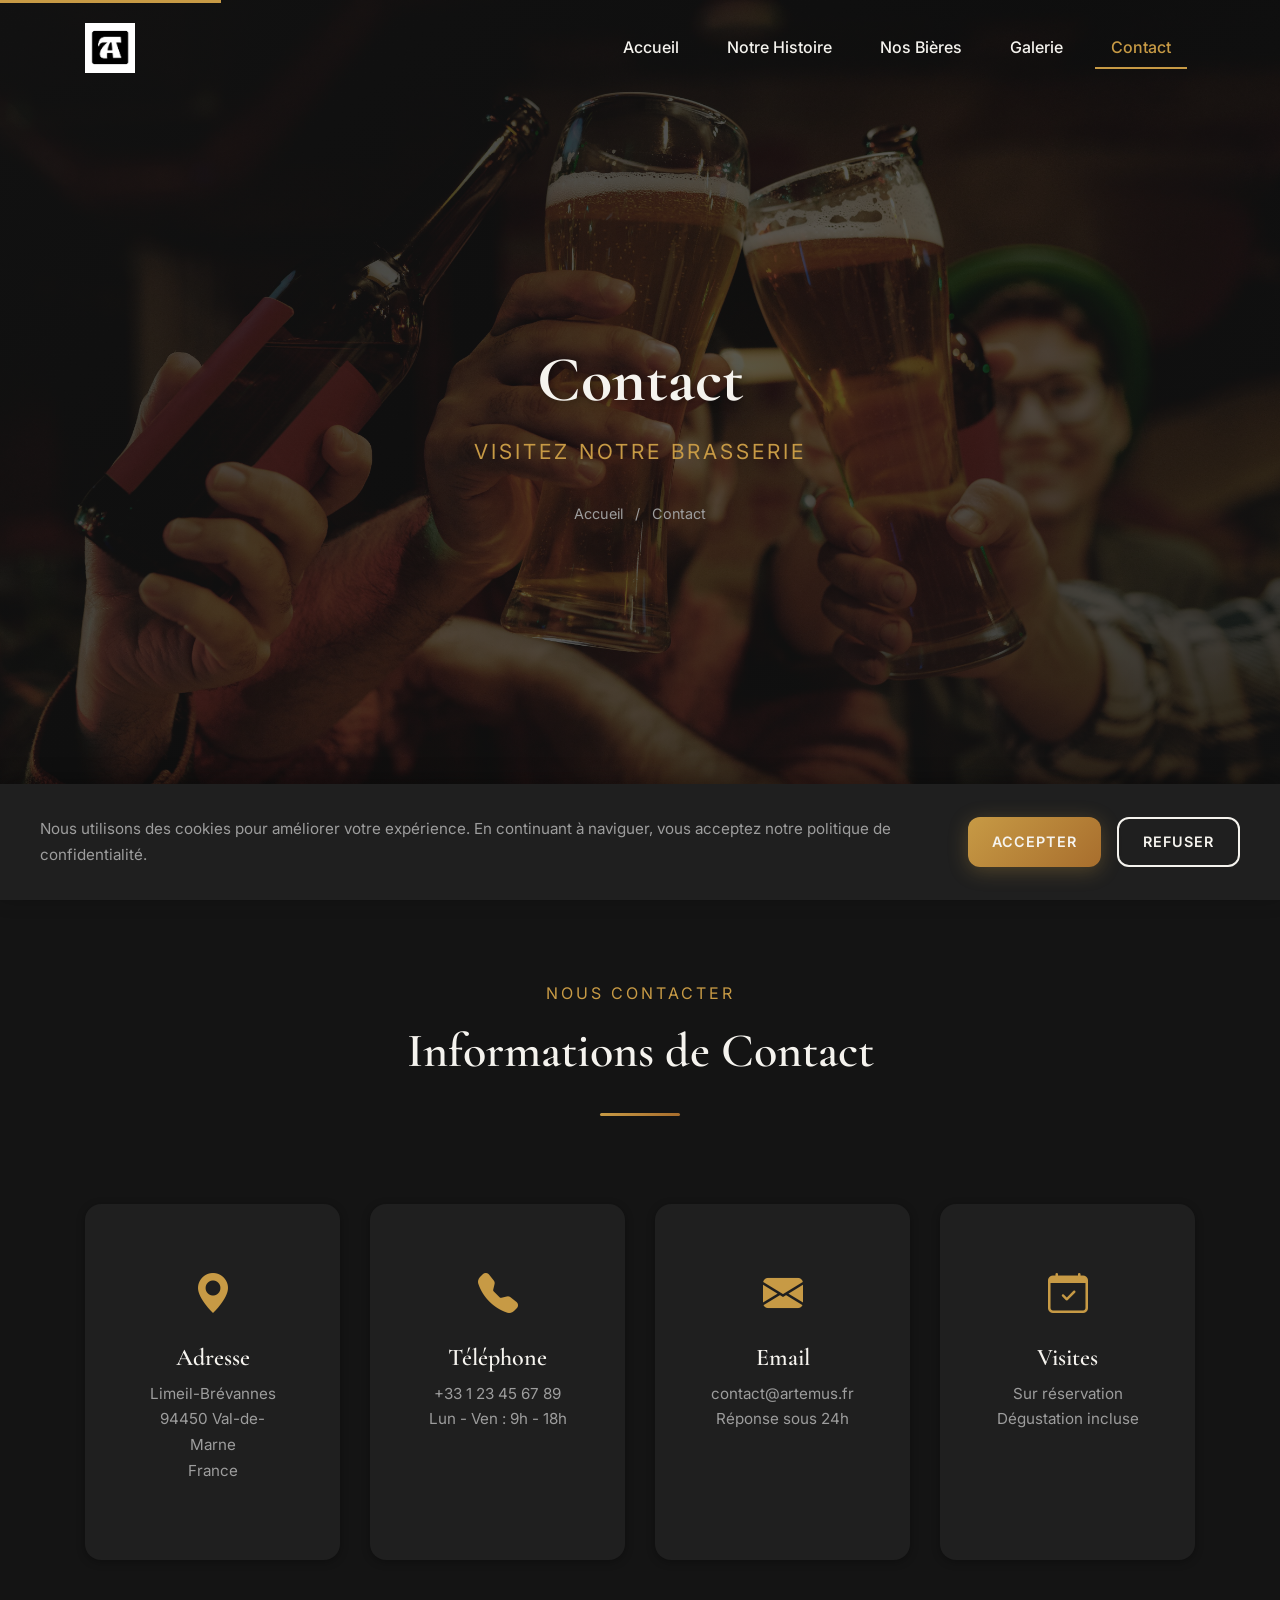
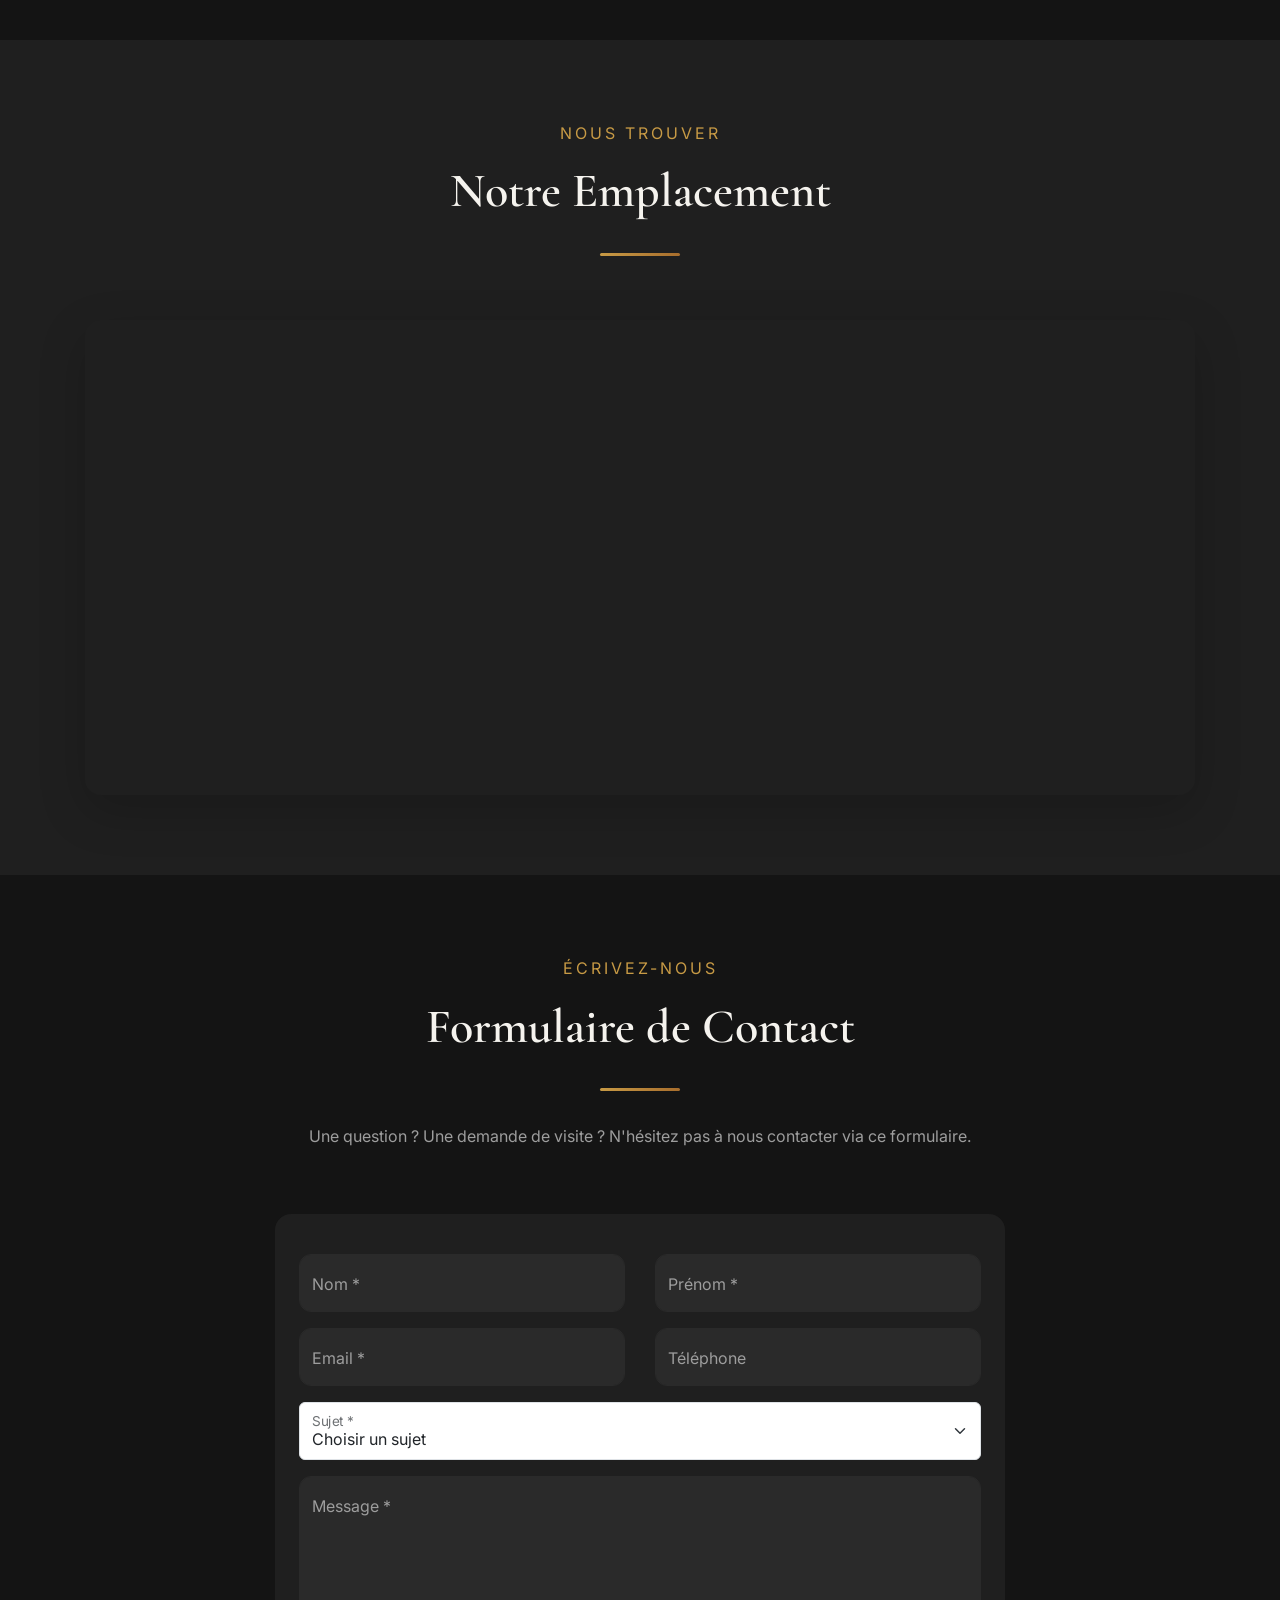
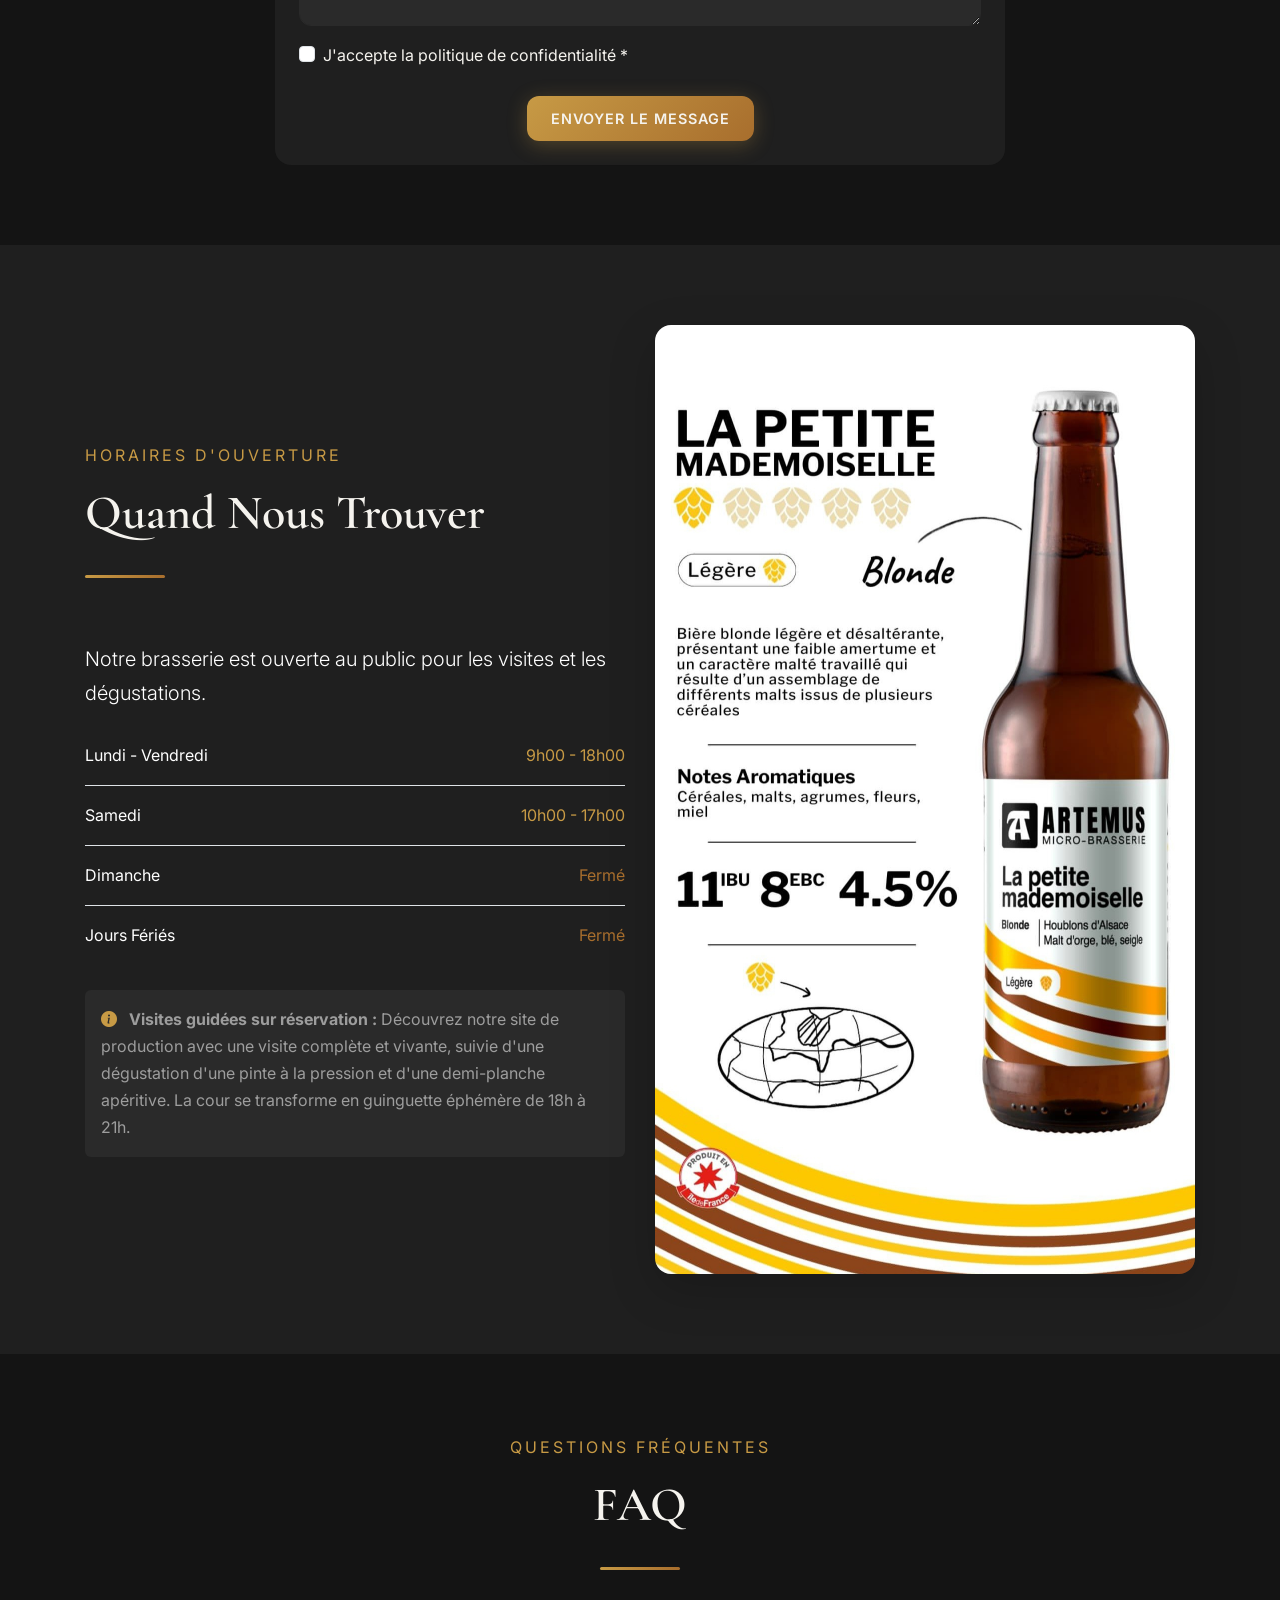
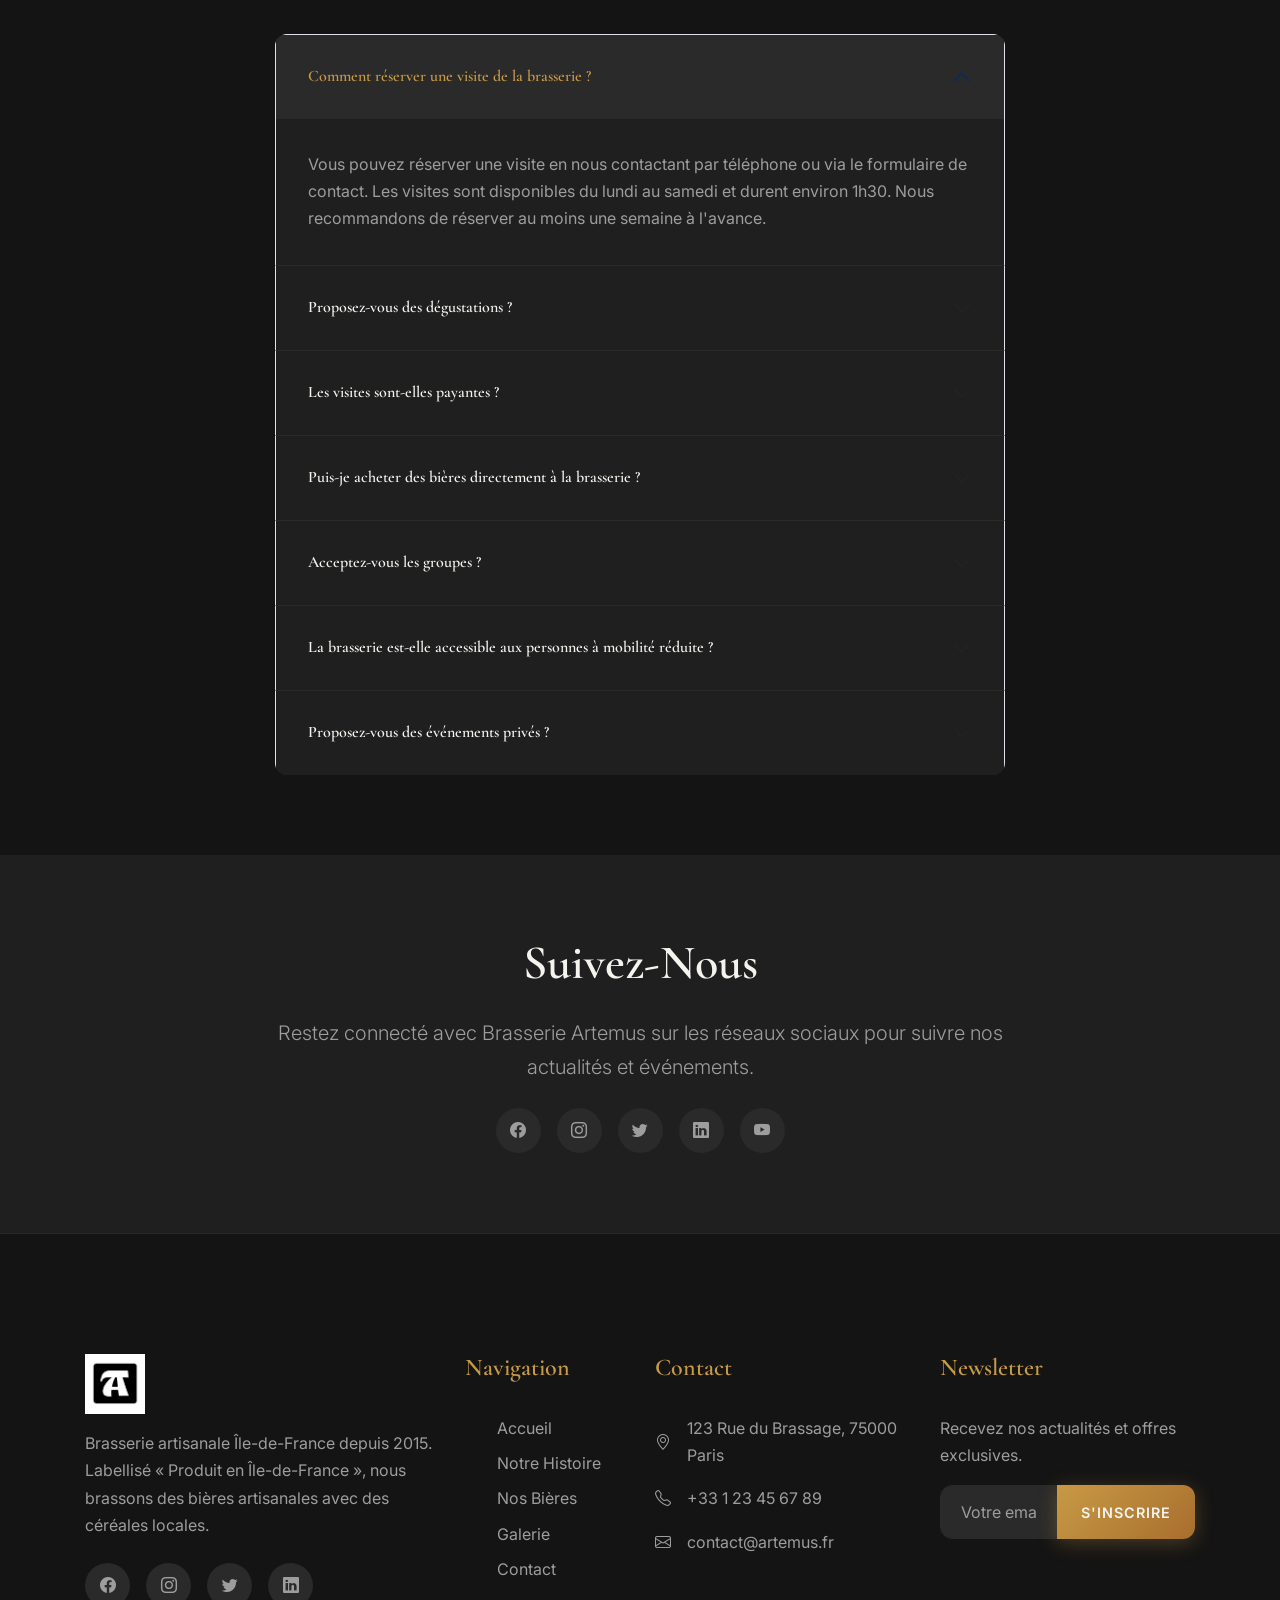
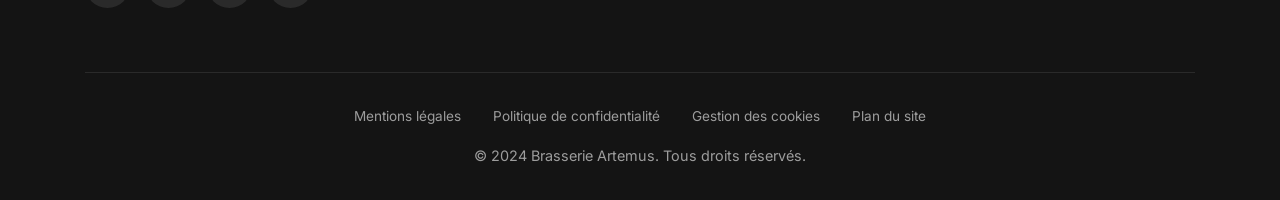
<file: pages/contact.html>
<!DOCTYPE html>
<html lang="fr">
<head>
    <meta charset="UTF-8">
    <meta name="viewport" content="width=device-width, initial-scale=1.0">
    <meta name="description" content="Contactez Brasserie Artemus à Limeil-Brévannes. Visites guidées, dégustations et informations sur nos bières artisanales Île-de-France.">
    <meta name="keywords" content="contact brasserie, visiter brasserie, dégustation bière, Limeil-Brévannes, visites guidées Artemus">
    <meta name="author" content="Brasserie Artemus">
    
    <!-- Open Graph -->
    <meta property="og:title" content="Contact - Brasserie Artemus Île-de-France">
    <meta property="og:description" content="Contactez-nous pour visiter notre brasserie à Limeil-Brévannes ou pour toute question.">
    <meta property="og:type" content="website">
    <meta property="og:url" content="https://www.brasserie-artemus.fr/pages/contact.html">
    
    <title>Contact - Brasserie Artemus Île-de-France</title>
    
    <!-- Google Fonts -->
    <link rel="preconnect" href="https://fonts.googleapis.com">
    <link rel="preconnect" href="https://fonts.gstatic.com" crossorigin>
    <link href="https://fonts.googleapis.com/css2?family=Cormorant+Garamond:wght@400;500;600;700&family=Inter:wght@300;400;500;600&display=swap" rel="stylesheet">
    
    <!-- Bootstrap 5 CSS -->
    <link href="https://cdn.jsdelivr.net/npm/bootstrap@5.3.2/dist/css/bootstrap.min.css" rel="stylesheet">
    
    <!-- Bootstrap Icons -->
    <link rel="stylesheet" href="https://cdn.jsdelivr.net/npm/bootstrap-icons@1.11.1/font/bootstrap-icons.css">
    
    <!-- AOS Animation Library -->
    <link href="https://unpkg.com/aos@2.3.1/dist/aos.css" rel="stylesheet">
    
    <!-- Custom CSS -->
    <link rel="stylesheet" href="../css/styles.css">
</head>
<body>
    <!-- Skip to content for accessibility -->
    <a href="#main-content" class="skip-link">Aller au contenu principal</a>
    
    <!-- Loading Overlay -->
    <div class="loading-overlay">
        <div class="loading-spinner"></div>
    </div>
    
    <!-- Navigation -->
    <nav class="navbar navbar-expand-lg navbar-transparent">
        <div class="container">
            <a class="navbar-brand" href="../index.html">
                <img src="../images/Logo.jpg" alt="Brasserie Artemus Logo" height="50">
            </a>
            <button class="navbar-toggler" type="button" data-bs-toggle="collapse" data-bs-target="#navbarNav" aria-controls="navbarNav" aria-expanded="false" aria-label="Toggle navigation">
                <i class="bi bi-list fs-2"></i>
            </button>
            <div class="collapse navbar-collapse" id="navbarNav">
                <ul class="navbar-nav ms-auto">
                    <li class="nav-item">
                        <a class="nav-link" href="../index.html">Accueil</a>
                    </li>
                    <li class="nav-item">
                        <a class="nav-link" href="notre-histoire.html">Notre Histoire</a>
                    </li>
                    <li class="nav-item">
                        <a class="nav-link" href="nos-bieres.html">Nos Bières</a>
                    </li>
                    <li class="nav-item">
                        <a class="nav-link" href="galerie.html">Galerie</a>
                    </li>
                    <li class="nav-item">
                        <a class="nav-link active" href="contact.html">Contact</a>
                    </li>
                </ul>
            </div>
        </div>
    </nav>
    
    <!-- Hero Section -->
    <section class="hero" style="background-image: url('../images/peoplecheeringwithbeer.jpg');" data-aos="fade-in">
        <div class="hero-overlay"></div>
        <div class="hero-content">
            <h1 class="hero-title" data-aos="fade-up" data-aos-delay="200">Contact</h1>
            <p class="hero-subtitle" data-aos="fade-up" data-aos-delay="400">Visitez Notre Brasserie</p>
            <div class="hero-breadcrumb" data-aos="fade-up" data-aos-delay="600">
                <a href="../index.html">Accueil</a> <span class="mx-2">/</span> <span>Contact</span>
            </div>
        </div>
        <div class="scroll-indicator">
            <i class="bi bi-chevron-down"></i>
        </div>
    </section>
    
    <!-- Main Content -->
    <main id="main-content">
        
        <!-- Contact Information Section -->
        <section class="section-dark" data-aos="fade-up">
            <div class="container">
                <div class="section-header">
                    <p class="section-subtitle">Nous Contacter</p>
                    <h2 class="section-title">Informations de Contact</h2>
                    <div class="section-divider"></div>
                </div>
                
                <div class="row g-4">
                    <div class="col-md-6 col-lg-3" data-aos="fade-up" data-aos-delay="100">
                        <div class="card h-100 p-4 text-center">
                            <div class="card-body">
                                <div class="mb-3">
                                    <i class="bi bi-geo-alt-fill fs-1" style="color: var(--accent-gold);"></i>
                                </div>
                                <h4 class="card-title">Adresse</h4>
                                <p class="card-text">Limeil-Brévannes<br>94450 Val-de-Marne<br>France</p>
                            </div>
                        </div>
                    </div>
                    
                    <div class="col-md-6 col-lg-3" data-aos="fade-up" data-aos-delay="200">
                        <div class="card h-100 p-4 text-center">
                            <div class="card-body">
                                <div class="mb-3">
                                    <i class="bi bi-telephone-fill fs-1" style="color: var(--accent-gold);"></i>
                                </div>
                                <h4 class="card-title">Téléphone</h4>
                                <p class="card-text">+33 1 23 45 67 89<br>Lun - Ven : 9h - 18h</p>
                            </div>
                        </div>
                    </div>
                    
                    <div class="col-md-6 col-lg-3" data-aos="fade-up" data-aos-delay="300">
                        <div class="card h-100 p-4 text-center">
                            <div class="card-body">
                                <div class="mb-3">
                                    <i class="bi bi-envelope-fill fs-1" style="color: var(--accent-gold);"></i>
                                </div>
                                <h4 class="card-title">Email</h4>
                                <p class="card-text">contact@artemus.fr<br>Réponse sous 24h</p>
                            </div>
                        </div>
                    </div>
                    
                    <div class="col-md-6 col-lg-3" data-aos="fade-up" data-aos-delay="400">
                        <div class="card h-100 p-4 text-center">
                            <div class="card-body">
                                <div class="mb-3">
                                    <i class="bi bi-calendar-check fs-1" style="color: var(--accent-gold);"></i>
                                </div>
                                <h4 class="card-title">Visites</h4>
                                <p class="card-text">Sur réservation<br>Dégustation incluse</p>
                            </div>
                        </div>
                    </div>
                </div>
            </div>
        </section>
        
        <!-- Map Section -->
        <section class="section-secondary" data-aos="fade-up">
            <div class="container">
                <div class="section-header">
                    <p class="section-subtitle">Nous Trouver</p>
                    <h2 class="section-title">Notre Emplacement</h2>
                    <div class="section-divider"></div>
                </div>
                
                <div class="ratio ratio-21x9 rounded-4 overflow-hidden shadow-lg" data-aos="fade-up">
                    <iframe src="https://www.google.com/maps/embed?pb=!1m18!1m12!1m3!1d2624.9916256937595!2d2.292292615509614!3d48.85837007928746!2m3!1f0!2f0!3f0!3m2!1i1024!2i768!4f13.1!3m3!1m2!1s0x47e66e2964e34e2d%3A0x8ddca9ee380ef7e0!2sTour%20Eiffel!5e0!3m2!1sfr!2sfr!4v1635959481000!5m2!1sfr!2sfr" style="border:0;" allowfullscreen="" loading="lazy" referrerpolicy="no-referrer-when-downgrade"></iframe>
                </div>
            </div>
        </section>
        
        <!-- Contact Form Section -->
        <section class="section-dark" data-aos="fade-up">
            <div class="container">
                <div class="row justify-content-center">
                    <div class="col-lg-8">
                        <div class="section-header">
                            <p class="section-subtitle">Écrivez-Nous</p>
                            <h2 class="section-title">Formulaire de Contact</h2>
                            <div class="section-divider"></div>
                            <p>Une question ? Une demande de visite ? N'hésitez pas à nous contacter via ce formulaire.</p>
                        </div>
                        
                        <form class="p-4" style="background-color: var(--bg-secondary); border-radius: var(--radius-lg);" data-aos="fade-up">
                            <div class="row g-3">
                                <div class="col-md-6">
                                    <div class="form-floating">
                                        <input type="text" class="form-control" id="name" placeholder="Votre nom" required>
                                        <label for="name">Nom *</label>
                                    </div>
                                </div>
                                <div class="col-md-6">
                                    <div class="form-floating">
                                        <input type="text" class="form-control" id="firstname" placeholder="Votre prénom" required>
                                        <label for="firstname">Prénom *</label>
                                    </div>
                                </div>
                                <div class="col-md-6">
                                    <div class="form-floating">
                                        <input type="email" class="form-control" id="email" placeholder="Votre email" required>
                                        <label for="email">Email *</label>
                                    </div>
                                </div>
                                <div class="col-md-6">
                                    <div class="form-floating">
                                        <input type="tel" class="form-control" id="phone" placeholder="Votre téléphone">
                                        <label for="phone">Téléphone</label>
                                    </div>
                                </div>
                                <div class="col-12">
                                    <div class="form-floating">
                                        <select class="form-select" id="subject" required>
                                            <option value="">Choisir un sujet</option>
                                            <option value="visite">Demande de visite</option>
                                            <option value="degustation">Dégustation</option>
                                            <option value="partenariat">Partenariat</option>
                                            <option value="information">Demande d'information</option>
                                            <option value="autre">Autre</option>
                                        </select>
                                        <label for="subject">Sujet *</label>
                                    </div>
                                </div>
                                <div class="col-12">
                                    <div class="form-floating">
                                        <textarea class="form-control" id="message" placeholder="Votre message" style="height: 150px;" required></textarea>
                                        <label for="message">Message *</label>
                                    </div>
                                </div>
                                <div class="col-12">
                                    <div class="form-check">
                                        <input class="form-check-input" type="checkbox" id="privacy" required>
                                        <label class="form-check-label" for="privacy">
                                            J'accepte la politique de confidentialité *
                                        </label>
                                    </div>
                                </div>
                                <div class="col-12 text-center mt-4">
                                    <button type="submit" class="btn btn-primary btn-lg">Envoyer le Message</button>
                                </div>
                            </div>
                        </form>
                    </div>
                </div>
            </div>
        </section>
        
        <!-- Opening Hours Section -->
        <section class="section-secondary" data-aos="fade-up">
            <div class="container">
                <div class="row align-items-center">
                    <div class="col-lg-6 mb-4 mb-lg-0">
                        <div class="section-header text-start">
                            <p class="section-subtitle">Horaires d'Ouverture</p>
                            <h2 class="section-title">Quand Nous Trouver</h2>
                            <div class="section-divider ms-0"></div>
                        </div>
                        <p class="lead text-white">Notre brasserie est ouverte au public pour les visites et les dégustations.</p>
                        
                        <div class="d-flex align-items-center justify-content-between py-3 border-bottom" style="border-color: var(--bg-tertiary);">
                            <span class="text-white">Lundi - Vendredi</span>
                            <span style="color: var(--accent-gold);">9h00 - 18h00</span>
                        </div>
                        <div class="d-flex align-items-center justify-content-between py-3 border-bottom" style="border-color: var(--bg-tertiary);">
                            <span class="text-white">Samedi</span>
                            <span style="color: var(--accent-gold);">10h00 - 17h00</span>
                        </div>
                        <div class="d-flex align-items-center justify-content-between py-3 border-bottom" style="border-color: var(--bg-tertiary);">
                            <span class="text-white">Dimanche</span>
                            <span style="color: var(--accent-copper);">Fermé</span>
                        </div>
                        <div class="d-flex align-items-center justify-content-between py-3">
                            <span class="text-white">Jours Fériés</span>
                            <span style="color: var(--accent-copper);">Fermé</span>
                        </div>
                        
                        <div class="mt-4 p-3 rounded" style="background-color: var(--bg-tertiary);">
                            <p class="mb-0"><i class="bi bi-info-circle-fill me-2" style="color: var(--accent-gold);"></i> <strong>Visites guidées sur réservation :</strong> Découvrez notre site de production avec une visite complète et vivante, suivie d'une dégustation d'une pinte à la pression et d'une demi-planche apéritive. La cour se transforme en guinguette éphémère de 18h à 21h.</p>
                        </div>
                    </div>
                    <div class="col-lg-6">
                        <img src="../images/PetiteMademoiselle.jpg" alt="Visite brasserie" class="img-fluid rounded-4 shadow-lg" data-aos="fade-left">
                    </div>
                </div>
            </div>
        </section>
        
        <!-- FAQ Section -->
        <section class="section-dark" data-aos="fade-up">
            <div class="container">
                <div class="section-header">
                    <p class="section-subtitle">Questions Fréquentes</p>
                    <h2 class="section-title">FAQ</h2>
                    <div class="section-divider"></div>
                </div>
                
                <div class="row justify-content-center">
                    <div class="col-lg-8">
                        <div class="accordion" id="faqAccordion">
                            <div class="accordion-item" data-aos="fade-up" data-aos-delay="100">
                                <h2 class="accordion-header">
                                    <button class="accordion-button" type="button" data-bs-toggle="collapse" data-bs-target="#faq1">
                                        Comment réserver une visite de la brasserie ?
                                    </button>
                                </h2>
                                <div id="faq1" class="accordion-collapse collapse show" data-bs-parent="#faqAccordion">
                                    <div class="accordion-body">
                                        Vous pouvez réserver une visite en nous contactant par téléphone ou via le formulaire de contact. Les visites sont disponibles du lundi au samedi et durent environ 1h30. Nous recommandons de réserver au moins une semaine à l'avance.
                                    </div>
                                </div>
                            </div>
                            
                            <div class="accordion-item" data-aos="fade-up" data-aos-delay="200">
                                <h2 class="accordion-header">
                                    <button class="accordion-button collapsed" type="button" data-bs-toggle="collapse" data-bs-target="#faq2">
                                        Proposez-vous des dégustations ?
                                    </button>
                                </h2>
                                <div id="faq2" class="accordion-collapse collapse" data-bs-parent="#faqAccordion">
                                    <div class="accordion-body">
                                        Oui, nous proposons des dégustations guidées à la fin de chaque visite. Vous pourrez découvrir 4 à 6 de nos bières avec explications sur leur processus de fabrication et leurs caractéristiques.
                                    </div>
                                </div>
                            </div>
                            
                            <div class="accordion-item" data-aos="fade-up" data-aos-delay="300">
                                <h2 class="accordion-header">
                                    <button class="accordion-button collapsed" type="button" data-bs-toggle="collapse" data-bs-target="#faq3">
                                        Les visites sont-elles payantes ?
                                    </button>
                                </h2>
                                <div id="faq3" class="accordion-collapse collapse" data-bs-parent="#faqAccordion">
                                    <div class="accordion-body">
                                        La visite de la brasserie est gratuite. La dégustation est proposée à 15€ par personne et inclut la dégustation de 5 bières. Les groupes de plus de 10 personnes bénéficient de tarifs réduits.
                                    </div>
                                </div>
                            </div>
                            
                            <div class="accordion-item" data-aos="fade-up" data-aos-delay="400">
                                <h2 class="accordion-header">
                                    <button class="accordion-button collapsed" type="button" data-bs-toggle="collapse" data-bs-target="#faq4">
                                        Puis-je acheter des bières directement à la brasserie ?
                                    </button>
                                </h2>
                                <div id="faq4" class="accordion-collapse collapse" data-bs-parent="#faqAccordion">
                                    <div class="accordion-body">
                                        Absolument ! Notre boutique à la brasserie propose l'ensemble de notre gamme de bières en bouteilles, ainsi que des packs cadeaux et des articles dérivés. Vous pouvez également commander en ligne pour une livraison.
                                    </div>
                                </div>
                            </div>
                            
                            <div class="accordion-item" data-aos="fade-up" data-aos-delay="500">
                                <h2 class="accordion-header">
                                    <button class="accordion-button collapsed" type="button" data-bs-toggle="collapse" data-bs-target="#faq5">
                                        Acceptez-vous les groupes ?
                                    </button>
                                </h2>
                                <div id="faq5" class="accordion-collapse collapse" data-bs-parent="#faqAccordion">
                                    <div class="accordion-body">
                                        Oui, nous accueillons les groupes jusqu'à 25 personnes. Pour les groupes plus importants, merci de nous contacter directement pour organiser une visite personnalisée. Les groupes bénéficient de tarifs préférentiels.
                                    </div>
                                </div>
                            </div>
                            
                            <div class="accordion-item" data-aos="fade-up" data-aos-delay="600">
                                <h2 class="accordion-header">
                                    <button class="accordion-button collapsed" type="button" data-bs-toggle="collapse" data-bs-target="#faq6">
                                        La brasserie est-elle accessible aux personnes à mobilité réduite ?
                                    </button>
                                </h2>
                                <div id="faq6" class="accordion-collapse collapse" data-bs-parent="#faqAccordion">
                                    <div class="accordion-body">
                                        Oui, notre brasserie est entièrement accessible aux personnes à mobilité réduite. Nous disposons d'un parking réservé, de rampes d'accès et d'installations adaptées. N'hésitez pas à nous signaler vos besoins spécifiques lors de la réservation.
                                    </div>
                                </div>
                            </div>
                            
                            <div class="accordion-item" data-aos="fade-up" data-aos-delay="700">
                                <h2 class="accordion-header">
                                    <button class="accordion-button collapsed" type="button" data-bs-toggle="collapse" data-bs-target="#faq7">
                                        Proposez-vous des événements privés ?
                                    </button>
                                </h2>
                                <div id="faq7" class="accordion-collapse collapse" data-bs-parent="#faqAccordion">
                                    <div class="accordion-body">
                                        Oui, nous organisons des événements privés (anniversaires, entreprises, etc.) sur réservation. Nous pouvons personnaliser l'événement selon vos besoins : visite privée, dégustation personnalisée, buffet, etc. Contactez-nous pour un devis.
                                    </div>
                                </div>
                            </div>
                        </div>
                    </div>
                </div>
            </div>
        </section>
        
        <!-- Social Media Section -->
        <section class="section-secondary" data-aos="fade-up">
            <div class="container">
                <div class="row justify-content-center text-center">
                    <div class="col-lg-8">
                        <h2 class="section-title mb-4">Suivez-Nous</h2>
                        <p class="lead mb-4">Restez connecté avec Brasserie Artemus sur les réseaux sociaux pour suivre nos actualités et événements.</p>
                        <div class="social-icons justify-content-center">
                            <a href="#" class="social-icon" aria-label="Facebook">
                                <i class="bi bi-facebook"></i>
                            </a>
                            <a href="#" class="social-icon" aria-label="Instagram">
                                <i class="bi bi-instagram"></i>
                            </a>
                            <a href="#" class="social-icon" aria-label="Twitter">
                                <i class="bi bi-twitter"></i>
                            </a>
                            <a href="#" class="social-icon" aria-label="LinkedIn">
                                <i class="bi bi-linkedin"></i>
                            </a>
                            <a href="#" class="social-icon" aria-label="YouTube">
                                <i class="bi bi-youtube"></i>
                            </a>
                        </div>
                    </div>
                </div>
            </div>
        </section>
        
    </main>
    
    <!-- Footer -->
    <footer class="footer">
        <div class="container">
            <div class="row g-4">
                <div class="col-lg-4">
                    <img src="../images/Logo.jpg" alt="Brasserie Artemus Logo" height="60" class="mb-3">
                    <p>Brasserie artisanale Île-de-France depuis 2015. Labellisé « Produit en Île-de-France », nous brassons des bières artisanales avec des céréales locales.</p>
                    <div class="social-icons mt-4">
                        <a href="#" class="social-icon" aria-label="Facebook">
                            <i class="bi bi-facebook"></i>
                        </a>
                        <a href="#" class="social-icon" aria-label="Instagram">
                            <i class="bi bi-instagram"></i>
                        </a>
                        <a href="#" class="social-icon" aria-label="Twitter">
                            <i class="bi bi-twitter"></i>
                        </a>
                        <a href="#" class="social-icon" aria-label="LinkedIn">
                            <i class="bi bi-linkedin"></i>
                        </a>
                    </div>
                </div>
                
                <div class="col-lg-2 col-md-4">
                    <h4 class="footer-title">Navigation</h4>
                    <ul class="footer-links">
                        <li><a href="../index.html">Accueil</a></li>
                        <li><a href="notre-histoire.html">Notre Histoire</a></li>
                        <li><a href="nos-bieres.html">Nos Bières</a></li>
                        <li><a href="galerie.html">Galerie</a></li>
                        <li><a href="contact.html">Contact</a></li>
                    </ul>
                </div>
                
                <div class="col-lg-3 col-md-4">
                    <h4 class="footer-title">Contact</h4>
                    <div class="footer-contact-item">
                        <i class="bi bi-geo-alt"></i>
                        <span>123 Rue du Brassage, 75000 Paris</span>
                    </div>
                    <div class="footer-contact-item">
                        <i class="bi bi-telephone"></i>
                        <span>+33 1 23 45 67 89</span>
                    </div>
                    <div class="footer-contact-item">
                        <i class="bi bi-envelope"></i>
                        <span>contact@artemus.fr</span>
                    </div>
                </div>
                
                <div class="col-lg-3 col-md-4">
                    <h4 class="footer-title">Newsletter</h4>
                    <p>Recevez nos actualités et offres exclusives.</p>
                    <form class="mt-3">
                        <div class="input-group">
                            <input type="email" class="form-control" placeholder="Votre email" required>
                            <button class="btn btn-primary" type="submit">S'inscrire</button>
                        </div>
                    </form>
                </div>
            </div>
            
            <div class="footer-bottom">
                <div class="footer-legal-links">
                    <a href="mentions-legales.html">Mentions légales</a>
                    <a href="politique-confidentialite.html">Politique de confidentialité</a>
                    <a href="gestion-cookies.html">Gestion des cookies</a>
                    <a href="plan-site.html">Plan du site</a>
                </div>
                <p>&copy; 2024 Brasserie Artemus. Tous droits réservés.</p>
            </div>
        </div>
    </footer>
    
    <!-- Cookie Consent Banner -->
    <div class="cookie-consent">
        <div class="cookie-consent-content">
            <div class="cookie-consent-text">
                <p>Nous utilisons des cookies pour améliorer votre expérience. En continuant à naviguer, vous acceptez notre politique de confidentialité.</p>
            </div>
            <div class="cookie-consent-buttons">
                <button class="btn btn-primary cookie-accept">Accepter</button>
                <button class="btn btn-outline cookie-decline">Refuser</button>
            </div>
        </div>
    </div>
    
    <!-- Scroll to Top Button -->
    <button class="scroll-to-top" aria-label="Retour en haut">
        <i class="bi bi-arrow-up"></i>
    </button>
    
    <!-- Bootstrap 5 JS -->
    <script src="https://cdn.jsdelivr.net/npm/bootstrap@5.3.2/dist/js/bootstrap.bundle.min.js"></script>
    
    <!-- AOS Animation Library -->
    <script src="https://unpkg.com/aos@2.3.1/dist/aos.js"></script>
    
    <!-- Initialize AOS -->
    <script>
        AOS.init({
            duration: 800,
            easing: 'ease-in-out',
            once: true,
            offset: 100
        });
    </script>
    
    <!-- Custom JS -->
    <script src="../js/main.js"></script>
</body>
</html>
</file>
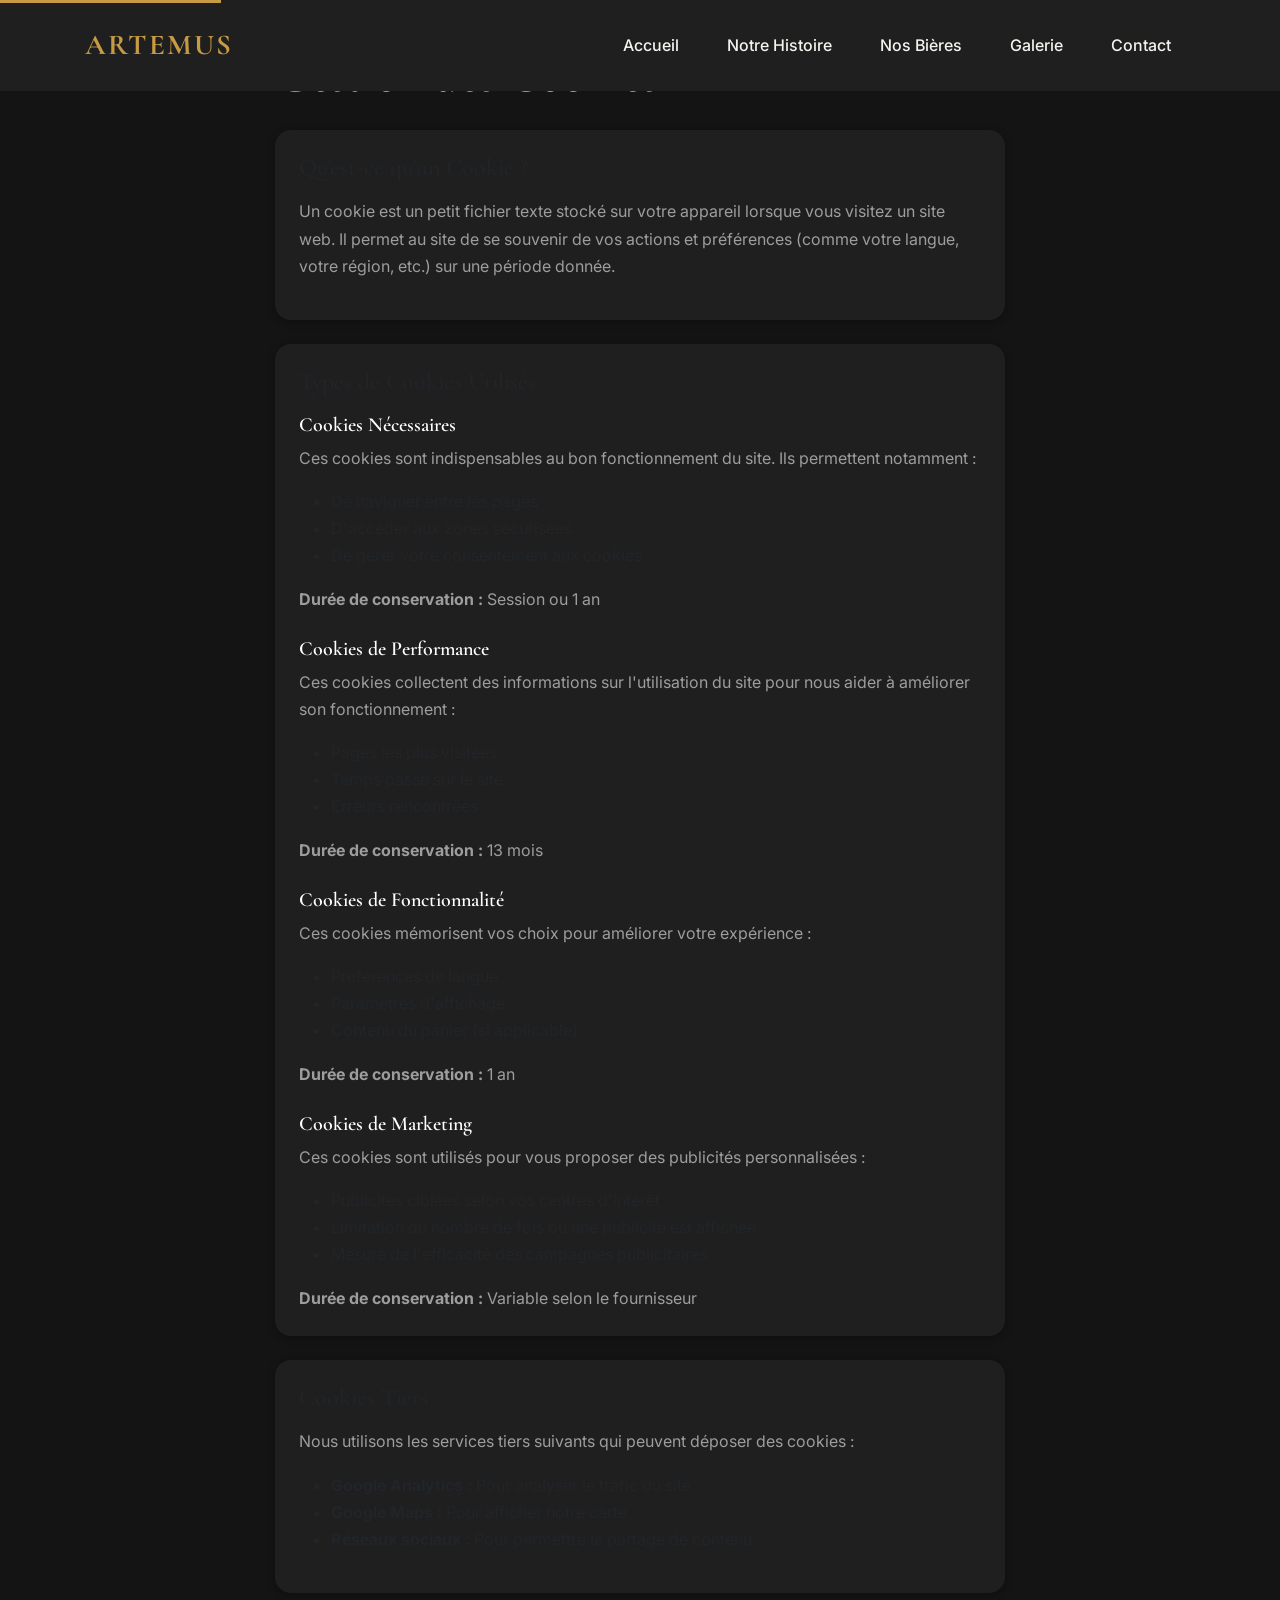
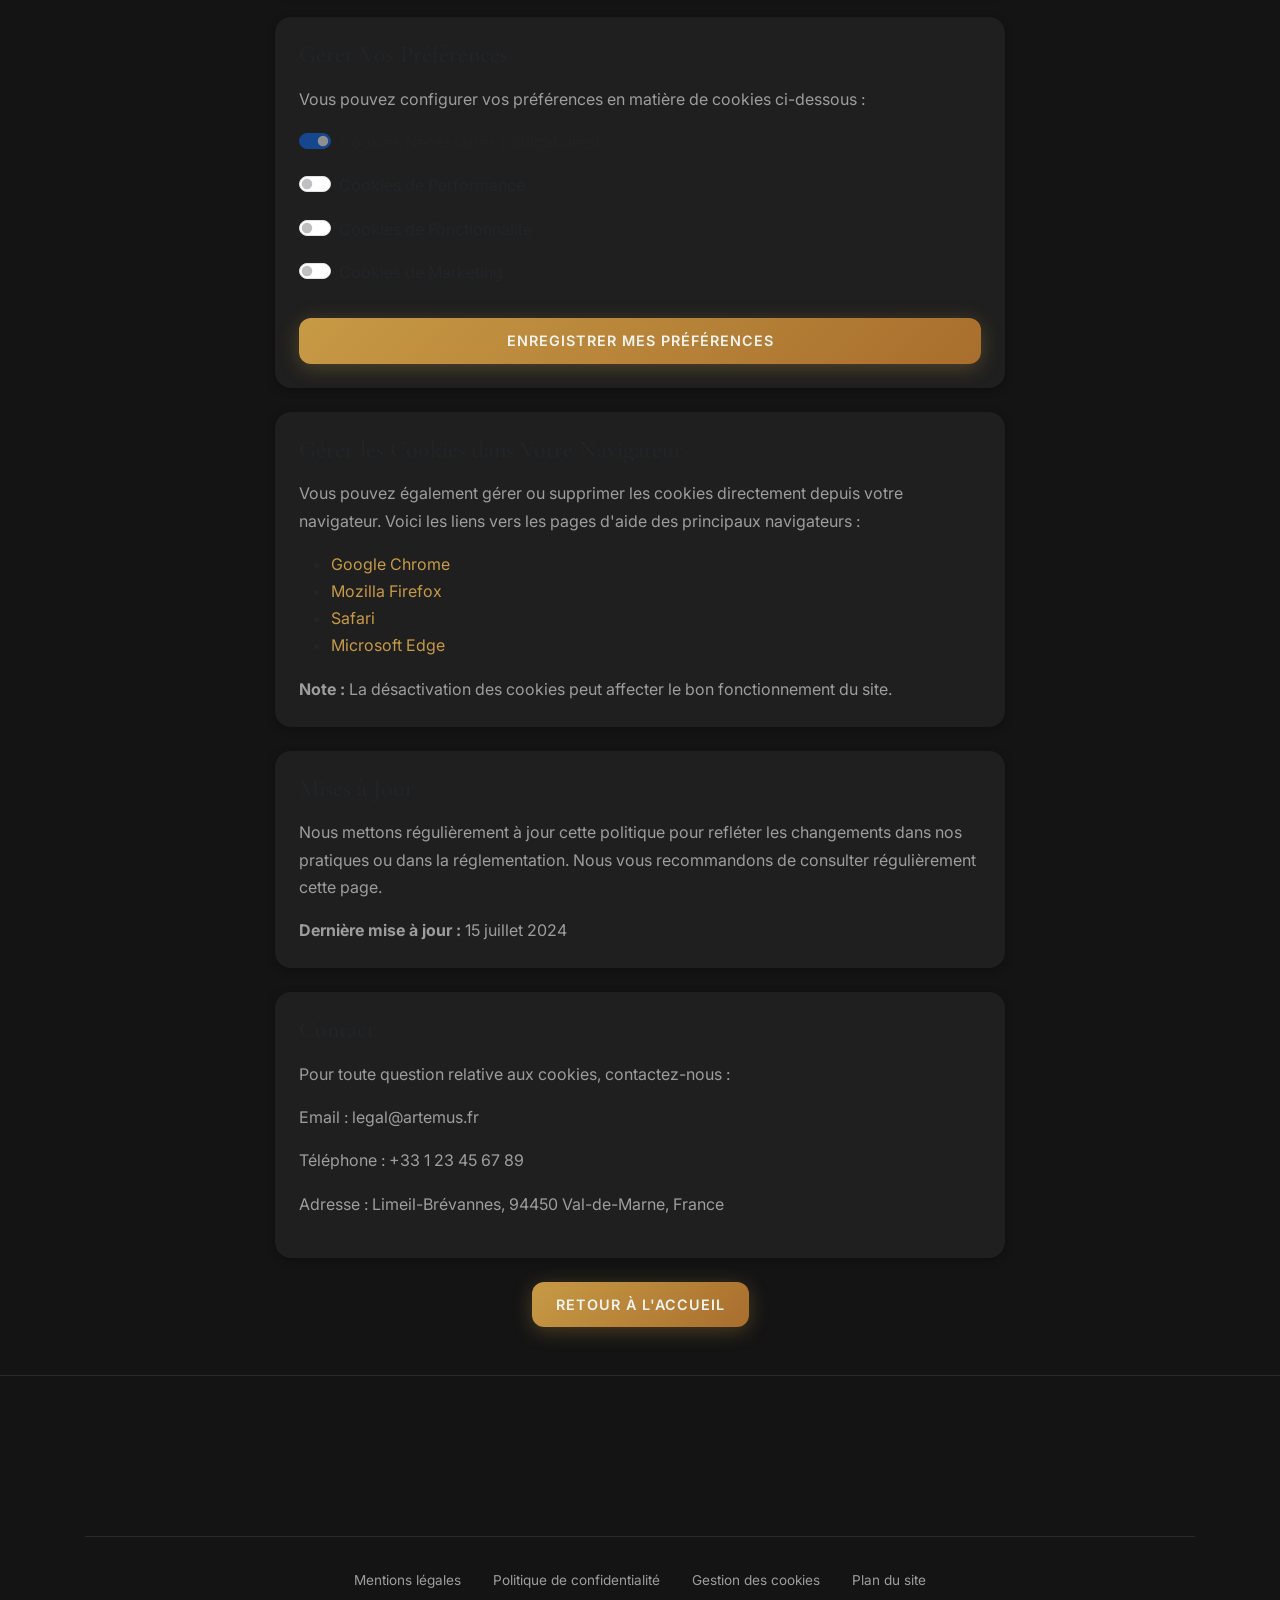
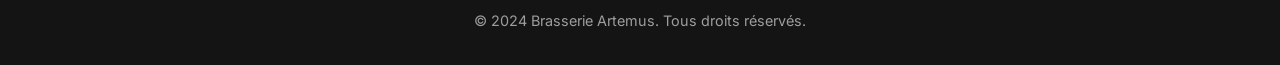
<file: pages/gestion-cookies.html>
<!DOCTYPE html>
<html lang="fr">
<head>
    <meta charset="UTF-8">
    <meta name="viewport" content="width=device-width, initial-scale=1.0">
    <meta name="description" content="Gestion des cookies de Brasserie Artemus. Configurez vos préférences en matière de cookies.">
    <meta name="robots" content="noindex, follow">
    
    <title>Gestion des Cookies - Brasserie Artemus</title>
    
    <!-- Google Fonts -->
    <link rel="preconnect" href="https://fonts.googleapis.com">
    <link rel="preconnect" href="https://fonts.gstatic.com" crossorigin>
    <link href="https://fonts.googleapis.com/css2?family=Cormorant+Garamond:wght@400;500;600;700&family=Inter:wght@300;400;500;600&display=swap" rel="stylesheet">
    
    <!-- Bootstrap 5 CSS -->
    <link href="https://cdn.jsdelivr.net/npm/bootstrap@5.3.2/dist/css/bootstrap.min.css" rel="stylesheet">
    
    <!-- Bootstrap Icons -->
    <link rel="stylesheet" href="https://cdn.jsdelivr.net/npm/bootstrap-icons@1.11.1/font/bootstrap-icons.css">
    
    <!-- Custom CSS -->
    <link rel="stylesheet" href="../css/styles.css">
</head>
<body>
    <!-- Skip to content for accessibility -->
    <a href="#main-content" class="skip-link">Aller au contenu principal</a>
    
    <!-- Navigation -->
    <nav class="navbar navbar-expand-lg navbar-dark" style="background-color: var(--bg-secondary);">
        <div class="container">
            <a class="navbar-brand" href="../index.html">ARTEMUS</a>
            <button class="navbar-toggler" type="button" data-bs-toggle="collapse" data-bs-target="#navbarNav" aria-controls="navbarNav" aria-expanded="false" aria-label="Toggle navigation">
                <i class="bi bi-list fs-2"></i>
            </button>
            <div class="collapse navbar-collapse" id="navbarNav">
                <ul class="navbar-nav ms-auto">
                    <li class="nav-item">
                        <a class="nav-link" href="../index.html">Accueil</a>
                    </li>
                    <li class="nav-item">
                        <a class="nav-link" href="notre-histoire.html">Notre Histoire</a>
                    </li>
                    <li class="nav-item">
                        <a class="nav-link" href="nos-bieres.html">Nos Bières</a>
                    </li>
                    <li class="nav-item">
                        <a class="nav-link" href="galerie.html">Galerie</a>
                    </li>
                    <li class="nav-item">
                        <a class="nav-link" href="contact.html">Contact</a>
                    </li>
                </ul>
            </div>
        </div>
    </nav>
    
    <!-- Main Content -->
    <main id="main-content" class="py-5">
        <div class="container">
            <div class="row justify-content-center">
                <div class="col-lg-8">
                    <h1 class="section-title mb-4">Gestion des Cookies</h1>
                    
                    <div class="card p-4 mb-4" style="background-color: var(--bg-secondary);">
                        <h2 class="h4 mb-3">Qu'est-ce qu'un Cookie ?</h2>
                        <p>Un cookie est un petit fichier texte stocké sur votre appareil lorsque vous visitez un site web. Il permet au site de se souvenir de vos actions et préférences (comme votre langue, votre région, etc.) sur une période donnée.</p>
                    </div>
                    
                    <div class="card p-4 mb-4" style="background-color: var(--bg-secondary);">
                        <h2 class="h4 mb-3">Types de Cookies Utilisés</h2>
                        
                        <div class="mb-4">
                            <h5 class="text-white">Cookies Nécessaires</h5>
                            <p>Ces cookies sont indispensables au bon fonctionnement du site. Ils permettent notamment :</p>
                            <ul>
                                <li>De naviguer entre les pages</li>
                                <li>D'accéder aux zones sécurisées</li>
                                <li>De gérer votre consentement aux cookies</li>
                            </ul>
                            <p class="mb-0"><strong>Durée de conservation :</strong> Session ou 1 an</p>
                        </div>
                        
                        <div class="mb-4">
                            <h5 class="text-white">Cookies de Performance</h5>
                            <p>Ces cookies collectent des informations sur l'utilisation du site pour nous aider à améliorer son fonctionnement :</p>
                            <ul>
                                <li>Pages les plus visitées</li>
                                <li>Temps passé sur le site</li>
                                <li>Erreurs rencontrées</li>
                            </ul>
                            <p class="mb-0"><strong>Durée de conservation :</strong> 13 mois</p>
                        </div>
                        
                        <div class="mb-4">
                            <h5 class="text-white">Cookies de Fonctionnalité</h5>
                            <p>Ces cookies mémorisent vos choix pour améliorer votre expérience :</p>
                            <ul>
                                <li>Préférences de langue</li>
                                <li>Paramètres d'affichage</li>
                                <li>Contenu du panier (si applicable)</li>
                            </ul>
                            <p class="mb-0"><strong>Durée de conservation :</strong> 1 an</p>
                        </div>
                        
                        <div>
                            <h5 class="text-white">Cookies de Marketing</h5>
                            <p>Ces cookies sont utilisés pour vous proposer des publicités personnalisées :</p>
                            <ul>
                                <li>Publicités ciblées selon vos centres d'intérêt</li>
                                <li>Limitation du nombre de fois où une publicité est affichée</li>
                                <li>Mesure de l'efficacité des campagnes publicitaires</li>
                            </ul>
                            <p class="mb-0"><strong>Durée de conservation :</strong> Variable selon le fournisseur</p>
                        </div>
                    </div>
                    
                    <div class="card p-4 mb-4" style="background-color: var(--bg-secondary);">
                        <h2 class="h4 mb-3">Cookies Tiers</h2>
                        <p>Nous utilisons les services tiers suivants qui peuvent déposer des cookies :</p>
                        <ul>
                            <li><strong>Google Analytics :</strong> Pour analyser le trafic du site</li>
                            <li><strong>Google Maps :</strong> Pour afficher notre carte</li>
                            <li><strong>Réseaux sociaux :</strong> Pour permettre le partage de contenu</li>
                        </ul>
                    </div>
                    
                    <div class="card p-4 mb-4" style="background-color: var(--bg-secondary);">
                        <h2 class="h4 mb-3">Gérer Vos Préférences</h2>
                        <p>Vous pouvez configurer vos préférences en matière de cookies ci-dessous :</p>
                        
                        <div class="form-check form-switch mb-3">
                            <input class="form-check-input" type="checkbox" id="necessaryCookies" checked disabled>
                            <label class="form-check-label" for="necessaryCookies">
                                Cookies Nécessaires (obligatoires)
                            </label>
                        </div>
                        
                        <div class="form-check form-switch mb-3">
                            <input class="form-check-input" type="checkbox" id="performanceCookies">
                            <label class="form-check-label" for="performanceCookies">
                                Cookies de Performance
                            </label>
                        </div>
                        
                        <div class="form-check form-switch mb-3">
                            <input class="form-check-input" type="checkbox" id="functionalityCookies">
                            <label class="form-check-label" for="functionalityCookies">
                                Cookies de Fonctionnalité
                            </label>
                        </div>
                        
                        <div class="form-check form-switch mb-3">
                            <input class="form-check-input" type="checkbox" id="marketingCookies">
                            <label class="form-check-label" for="marketingCookies">
                                Cookies de Marketing
                            </label>
                        </div>
                        
                        <button class="btn btn-primary mt-3" onclick="saveCookiePreferences()">Enregistrer mes préférences</button>
                    </div>
                    
                    <div class="card p-4 mb-4" style="background-color: var(--bg-secondary);">
                        <h2 class="h4 mb-3">Gérer les Cookies dans Votre Navigateur</h2>
                        <p>Vous pouvez également gérer ou supprimer les cookies directement depuis votre navigateur. Voici les liens vers les pages d'aide des principaux navigateurs :</p>
                        <ul>
                            <li><a href="https://support.google.com/chrome/answer/95647?hl=fr" target="_blank" rel="noopener">Google Chrome</a></li>
                            <li><a href="https://support.mozilla.org/fr/kb/activer-desactiver-cookies" target="_blank" rel="noopener">Mozilla Firefox</a></li>
                            <li><a href="https://support.apple.com/fr-fr/guide/safari/sfri11471/mac" target="_blank" rel="noopener">Safari</a></li>
                            <li><a href="https://support.microsoft.com/fr-fr/help/4468242/microsoft-edge-browsing-data-and-privacy-microsoft-edge" target="_blank" rel="noopener">Microsoft Edge</a></li>
                        </ul>
                        <p class="mb-0"><strong>Note :</strong> La désactivation des cookies peut affecter le bon fonctionnement du site.</p>
                    </div>
                    
                    <div class="card p-4 mb-4" style="background-color: var(--bg-secondary);">
                        <h2 class="h4 mb-3">Mises à Jour</h2>
                        <p>Nous mettons régulièrement à jour cette politique pour refléter les changements dans nos pratiques ou dans la réglementation. Nous vous recommandons de consulter régulièrement cette page.</p>
                        <p class="mb-0"><strong>Dernière mise à jour :</strong> 15 juillet 2024</p>
                    </div>
                    
                    <div class="card p-4 mb-4" style="background-color: var(--bg-secondary);">
                        <h2 class="h4 mb-3">Contact</h2>
                        <p>Pour toute question relative aux cookies, contactez-nous :</p>
                        <p>Email : legal@artemus.fr</p>
                        <p>Téléphone : +33 1 23 45 67 89</p>
                        <p>Adresse : Limeil-Brévannes, 94450 Val-de-Marne, France</p>
                    </div>
                    
                    <div class="text-center mt-4">
                        <a href="../index.html" class="btn btn-primary">Retour à l'Accueil</a>
                    </div>
                </div>
            </div>
        </div>
    </main>
    
    <!-- Footer -->
    <footer class="footer">
        <div class="container">
            <div class="footer-bottom">
                <div class="footer-legal-links">
                    <a href="mentions-legales.html">Mentions légales</a>
                    <a href="politique-confidentialite.html">Politique de confidentialité</a>
                    <a href="gestion-cookies.html">Gestion des cookies</a>
                    <a href="plan-site.html">Plan du site</a>
                </div>
                <p>&copy; 2024 Brasserie Artemus. Tous droits réservés.</p>
            </div>
        </div>
    </footer>
    
    <!-- Bootstrap 5 JS -->
    <script src="https://cdn.jsdelivr.net/npm/bootstrap@5.3.2/dist/js/bootstrap.bundle.min.js"></script>
    
    <script>
        function saveCookiePreferences() {
            const performance = document.getElementById('performanceCookies').checked;
            const functionality = document.getElementById('functionalityCookies').checked;
            const marketing = document.getElementById('marketingCookies').checked;
            
            // Save preferences to localStorage
            const preferences = {
                performance: performance,
                functionality: functionality,
                marketing: marketing,
                timestamp: new Date().toISOString()
            };
            
            localStorage.setItem('cookiePreferences', JSON.stringify(preferences));
            
            // Show confirmation
            alert('Vos préférences ont été enregistrées avec succès.');
            
            // Reload page to apply changes
            location.reload();
        }
        
        // Load saved preferences on page load
        document.addEventListener('DOMContentLoaded', function() {
            const savedPreferences = localStorage.getItem('cookiePreferences');
            if (savedPreferences) {
                const preferences = JSON.parse(savedPreferences);
                document.getElementById('performanceCookies').checked = preferences.performance;
                document.getElementById('functionalityCookies').checked = preferences.functionality;
                document.getElementById('marketingCookies').checked = preferences.marketing;
            }
        });
    </script>
</body>
</html>
</file>
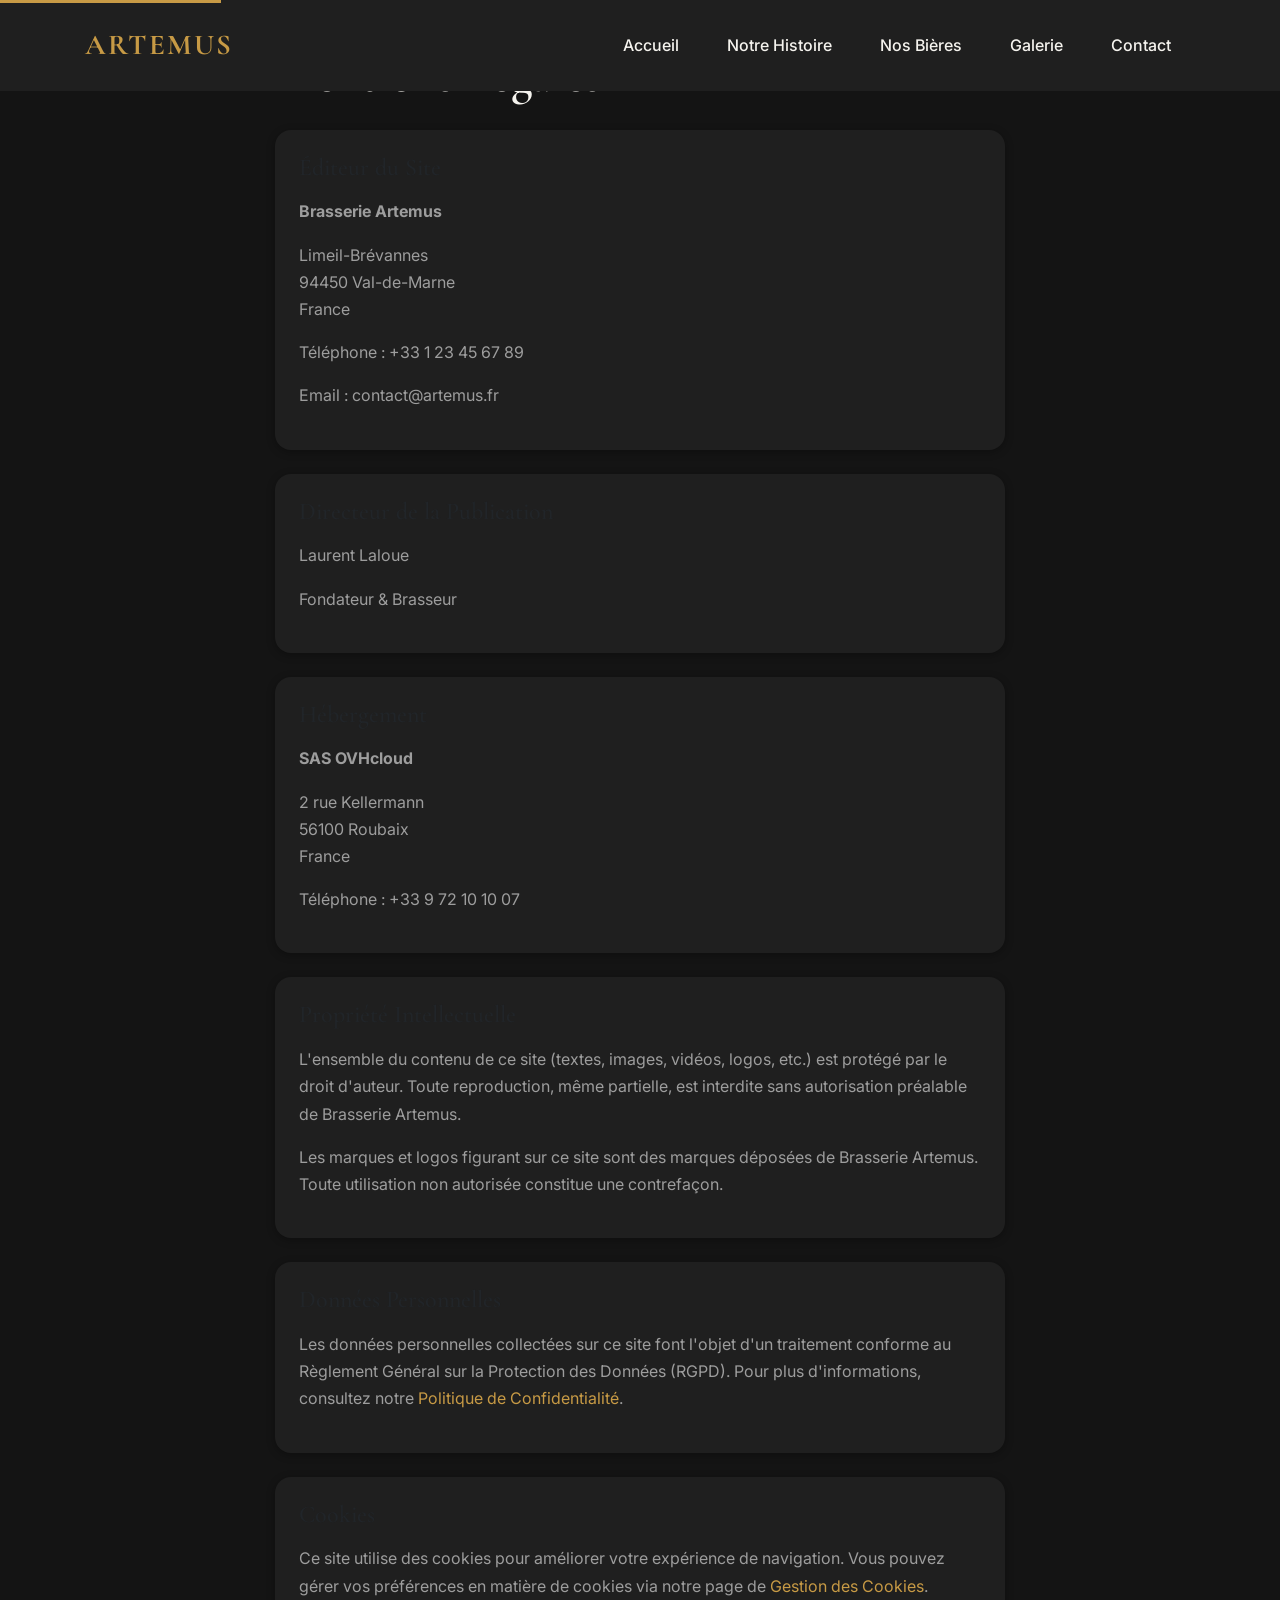
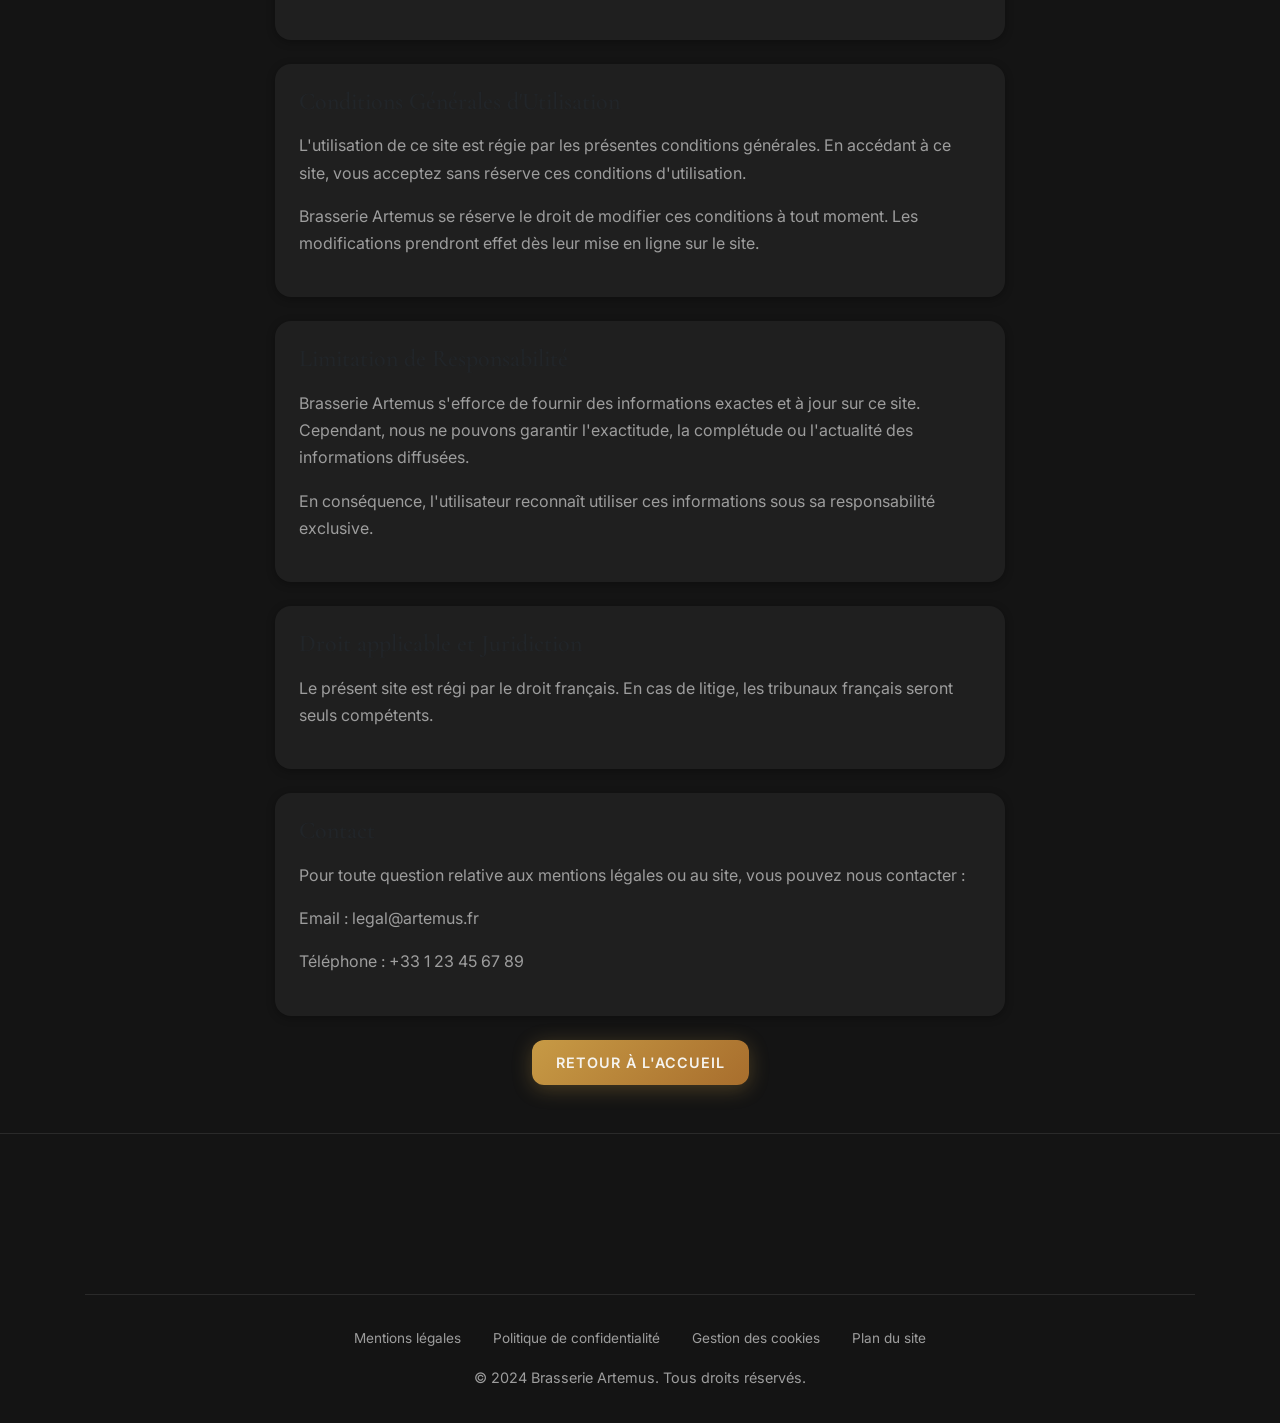
<file: pages/mentions-legales.html>
<!DOCTYPE html>
<html lang="fr">
<head>
    <meta charset="UTF-8">
    <meta name="viewport" content="width=device-width, initial-scale=1.0">
    <meta name="description" content="Mentions légales de Brasserie Artemus. Informations légales obligatoires conformément à la loi française.">
    <meta name="robots" content="noindex, follow">
    
    <title>Mentions Légales - Brasserie Artemus</title>
    
    <!-- Google Fonts -->
    <link rel="preconnect" href="https://fonts.googleapis.com">
    <link rel="preconnect" href="https://fonts.gstatic.com" crossorigin>
    <link href="https://fonts.googleapis.com/css2?family=Cormorant+Garamond:wght@400;500;600;700&family=Inter:wght@300;400;500;600&display=swap" rel="stylesheet">
    
    <!-- Bootstrap 5 CSS -->
    <link href="https://cdn.jsdelivr.net/npm/bootstrap@5.3.2/dist/css/bootstrap.min.css" rel="stylesheet">
    
    <!-- Bootstrap Icons -->
    <link rel="stylesheet" href="https://cdn.jsdelivr.net/npm/bootstrap-icons@1.11.1/font/bootstrap-icons.css">
    
    <!-- Custom CSS -->
    <link rel="stylesheet" href="../css/styles.css">
</head>
<body>
    <!-- Skip to content for accessibility -->
    <a href="#main-content" class="skip-link">Aller au contenu principal</a>
    
    <!-- Navigation -->
    <nav class="navbar navbar-expand-lg navbar-dark" style="background-color: var(--bg-secondary);">
        <div class="container">
            <a class="navbar-brand" href="../index.html">ARTEMUS</a>
            <button class="navbar-toggler" type="button" data-bs-toggle="collapse" data-bs-target="#navbarNav" aria-controls="navbarNav" aria-expanded="false" aria-label="Toggle navigation">
                <i class="bi bi-list fs-2"></i>
            </button>
            <div class="collapse navbar-collapse" id="navbarNav">
                <ul class="navbar-nav ms-auto">
                    <li class="nav-item">
                        <a class="nav-link" href="../index.html">Accueil</a>
                    </li>
                    <li class="nav-item">
                        <a class="nav-link" href="notre-histoire.html">Notre Histoire</a>
                    </li>
                    <li class="nav-item">
                        <a class="nav-link" href="nos-bieres.html">Nos Bières</a>
                    </li>
                    <li class="nav-item">
                        <a class="nav-link" href="galerie.html">Galerie</a>
                    </li>
                    <li class="nav-item">
                        <a class="nav-link" href="contact.html">Contact</a>
                    </li>
                </ul>
            </div>
        </div>
    </nav>
    
    <!-- Main Content -->
    <main id="main-content" class="py-5">
        <div class="container">
            <div class="row justify-content-center">
                <div class="col-lg-8">
                    <h1 class="section-title mb-4">Mentions Légales</h1>
                    
                    <div class="card p-4 mb-4" style="background-color: var(--bg-secondary);">
                        <h2 class="h4 mb-3">Éditeur du Site</h2>
                        <p><strong>Brasserie Artemus</strong></p>
                        <p>Limeil-Brévannes<br>94450 Val-de-Marne<br>France</p>
                        <p>Téléphone : +33 1 23 45 67 89</p>
                        <p>Email : contact@artemus.fr</p>
                    </div>
                    
                    <div class="card p-4 mb-4" style="background-color: var(--bg-secondary);">
                        <h2 class="h4 mb-3">Directeur de la Publication</h2>
                        <p>Laurent Laloue</p>
                        <p>Fondateur & Brasseur</p>
                    </div>
                    
                    <div class="card p-4 mb-4" style="background-color: var(--bg-secondary);">
                        <h2 class="h4 mb-3">Hébergement</h2>
                        <p><strong>SAS OVHcloud</strong></p>
                        <p>2 rue Kellermann<br>56100 Roubaix<br>France</p>
                        <p>Téléphone : +33 9 72 10 10 07</p>
                    </div>
                    
                    <div class="card p-4 mb-4" style="background-color: var(--bg-secondary);">
                        <h2 class="h4 mb-3">Propriété Intellectuelle</h2>
                        <p>L'ensemble du contenu de ce site (textes, images, vidéos, logos, etc.) est protégé par le droit d'auteur. Toute reproduction, même partielle, est interdite sans autorisation préalable de Brasserie Artemus.</p>
                        <p>Les marques et logos figurant sur ce site sont des marques déposées de Brasserie Artemus. Toute utilisation non autorisée constitue une contrefaçon.</p>
                    </div>
                    
                    <div class="card p-4 mb-4" style="background-color: var(--bg-secondary);">
                        <h2 class="h4 mb-3">Données Personnelles</h2>
                        <p>Les données personnelles collectées sur ce site font l'objet d'un traitement conforme au Règlement Général sur la Protection des Données (RGPD). Pour plus d'informations, consultez notre <a href="politique-confidentialite.html">Politique de Confidentialité</a>.</p>
                    </div>
                    
                    <div class="card p-4 mb-4" style="background-color: var(--bg-secondary);">
                        <h2 class="h4 mb-3">Cookies</h2>
                        <p>Ce site utilise des cookies pour améliorer votre expérience de navigation. Vous pouvez gérer vos préférences en matière de cookies via notre page de <a href="gestion-cookies.html">Gestion des Cookies</a>.</p>
                    </div>
                    
                    <div class="card p-4 mb-4" style="background-color: var(--bg-secondary);">
                        <h2 class="h4 mb-3">Conditions Générales d'Utilisation</h2>
                        <p>L'utilisation de ce site est régie par les présentes conditions générales. En accédant à ce site, vous acceptez sans réserve ces conditions d'utilisation.</p>
                        <p>Brasserie Artemus se réserve le droit de modifier ces conditions à tout moment. Les modifications prendront effet dès leur mise en ligne sur le site.</p>
                    </div>
                    
                    <div class="card p-4 mb-4" style="background-color: var(--bg-secondary);">
                        <h2 class="h4 mb-3">Limitation de Responsabilité</h2>
                        <p>Brasserie Artemus s'efforce de fournir des informations exactes et à jour sur ce site. Cependant, nous ne pouvons garantir l'exactitude, la complétude ou l'actualité des informations diffusées.</p>
                        <p>En conséquence, l'utilisateur reconnaît utiliser ces informations sous sa responsabilité exclusive.</p>
                    </div>
                    
                    <div class="card p-4 mb-4" style="background-color: var(--bg-secondary);">
                        <h2 class="h4 mb-3">Droit applicable et Juridiction</h2>
                        <p>Le présent site est régi par le droit français. En cas de litige, les tribunaux français seront seuls compétents.</p>
                    </div>
                    
                    <div class="card p-4 mb-4" style="background-color: var(--bg-secondary);">
                        <h2 class="h4 mb-3">Contact</h2>
                        <p>Pour toute question relative aux mentions légales ou au site, vous pouvez nous contacter :</p>
                        <p>Email : legal@artemus.fr</p>
                        <p>Téléphone : +33 1 23 45 67 89</p>
                    </div>
                    
                    <div class="text-center mt-4">
                        <a href="../index.html" class="btn btn-primary">Retour à l'Accueil</a>
                    </div>
                </div>
            </div>
        </div>
    </main>
    
    <!-- Footer -->
    <footer class="footer">
        <div class="container">
            <div class="footer-bottom">
                <div class="footer-legal-links">
                    <a href="mentions-legales.html">Mentions légales</a>
                    <a href="politique-confidentialite.html">Politique de confidentialité</a>
                    <a href="gestion-cookies.html">Gestion des cookies</a>
                    <a href="plan-site.html">Plan du site</a>
                </div>
                <p>&copy; 2024 Brasserie Artemus. Tous droits réservés.</p>
            </div>
        </div>
    </footer>
    
    <!-- Bootstrap 5 JS -->
    <script src="https://cdn.jsdelivr.net/npm/bootstrap@5.3.2/dist/js/bootstrap.bundle.min.js"></script>
</body>
</html>
</file>
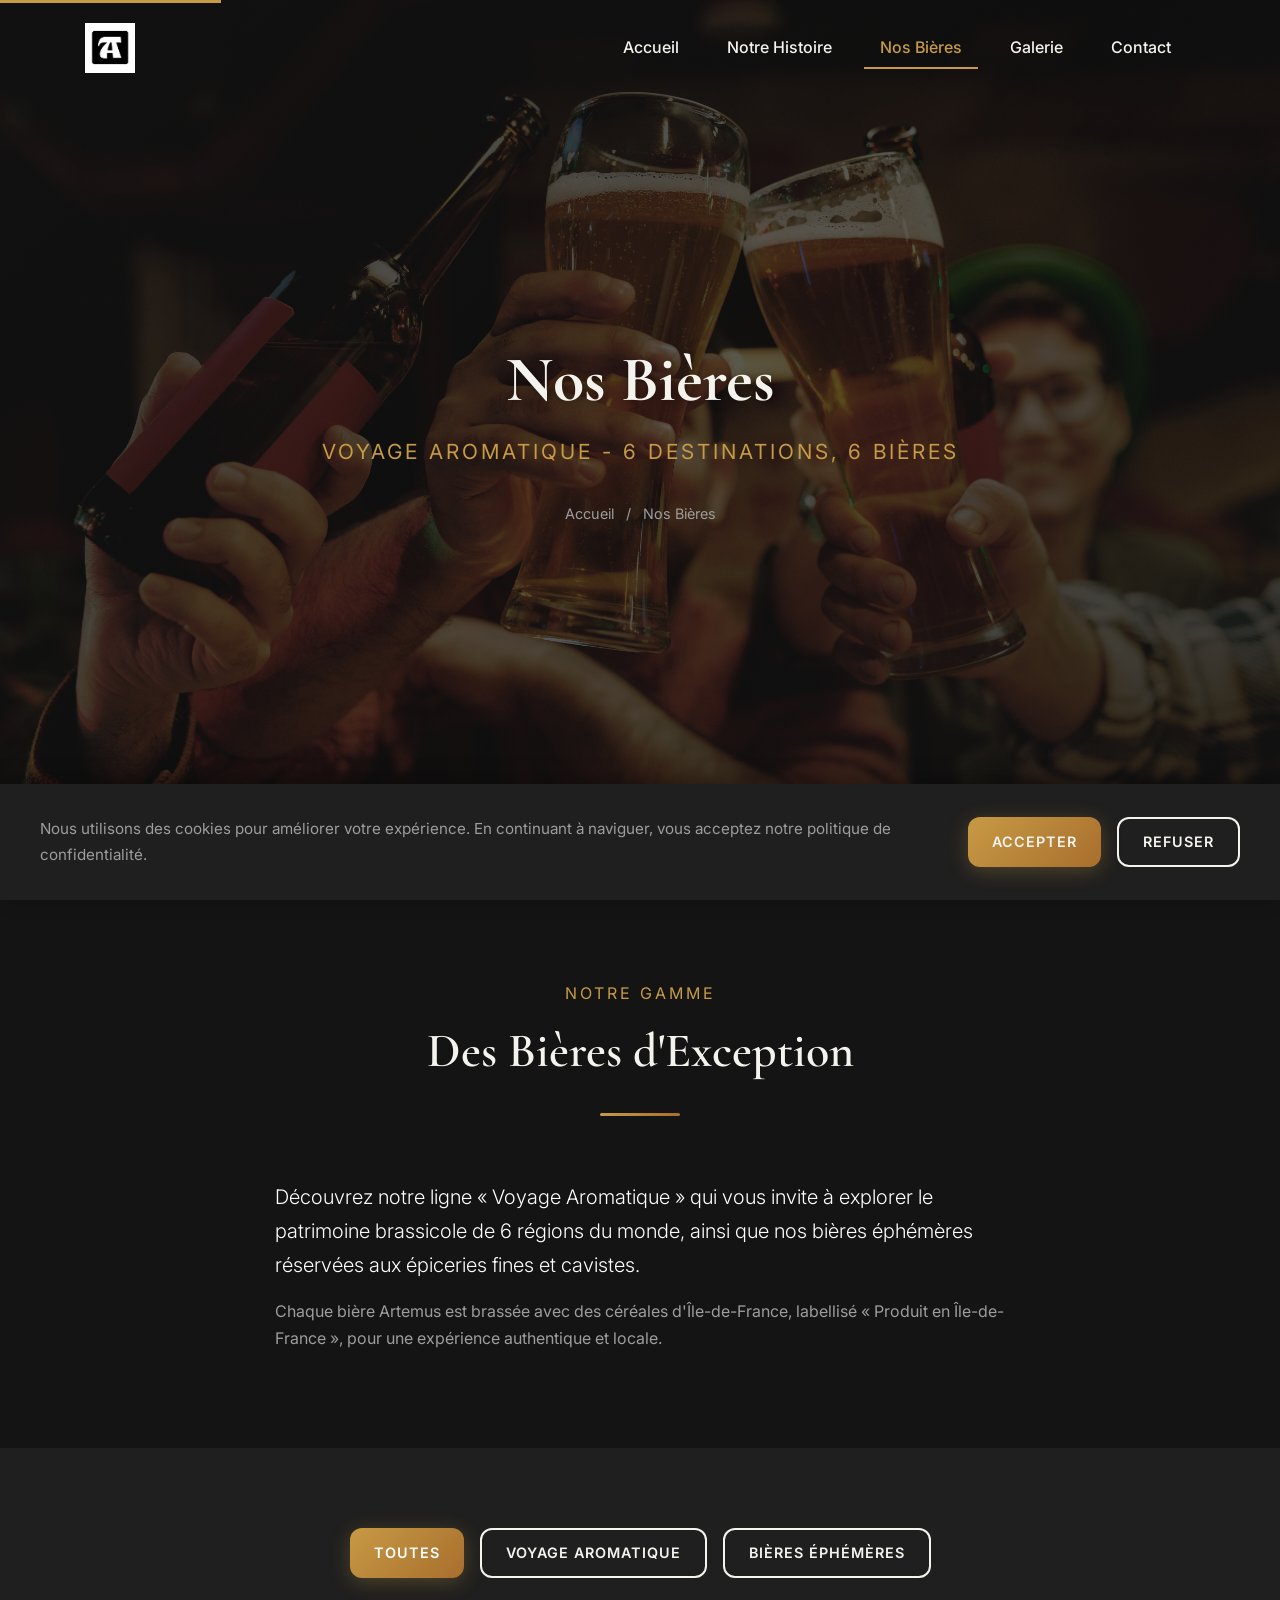
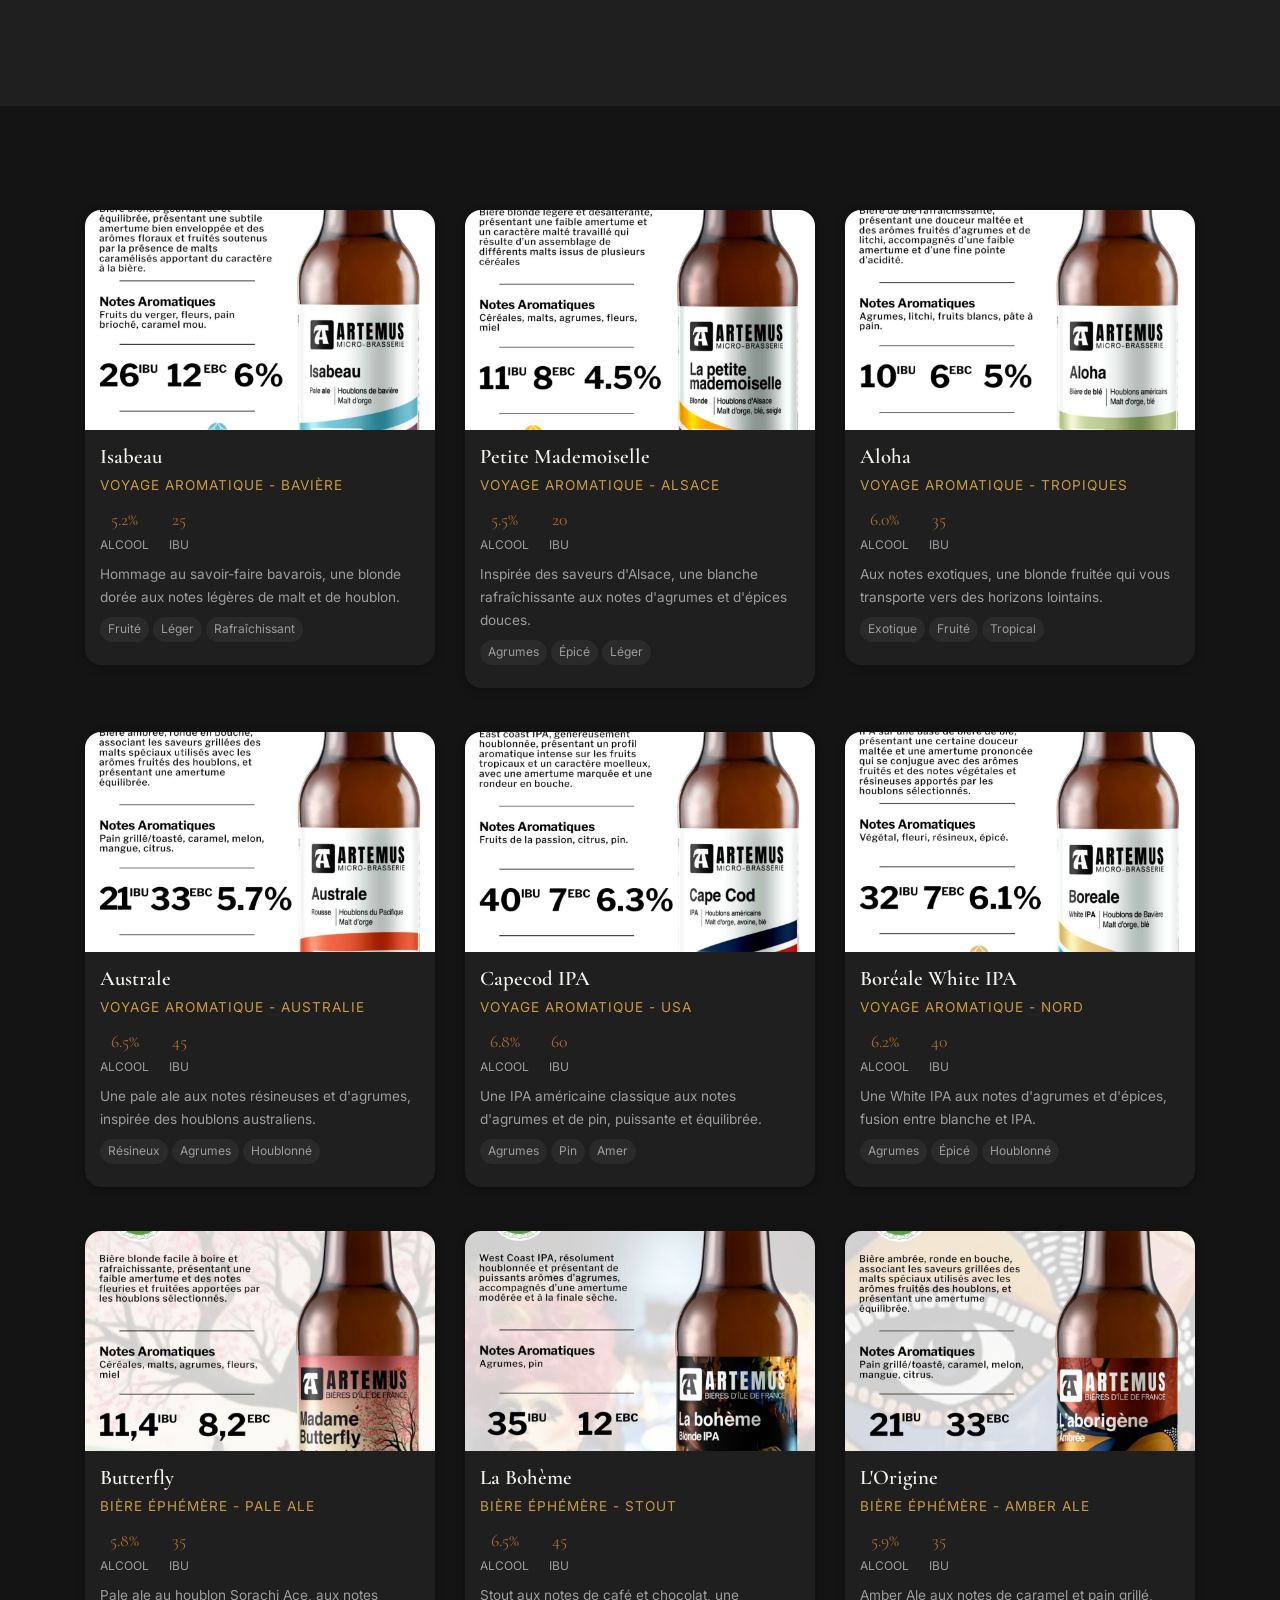
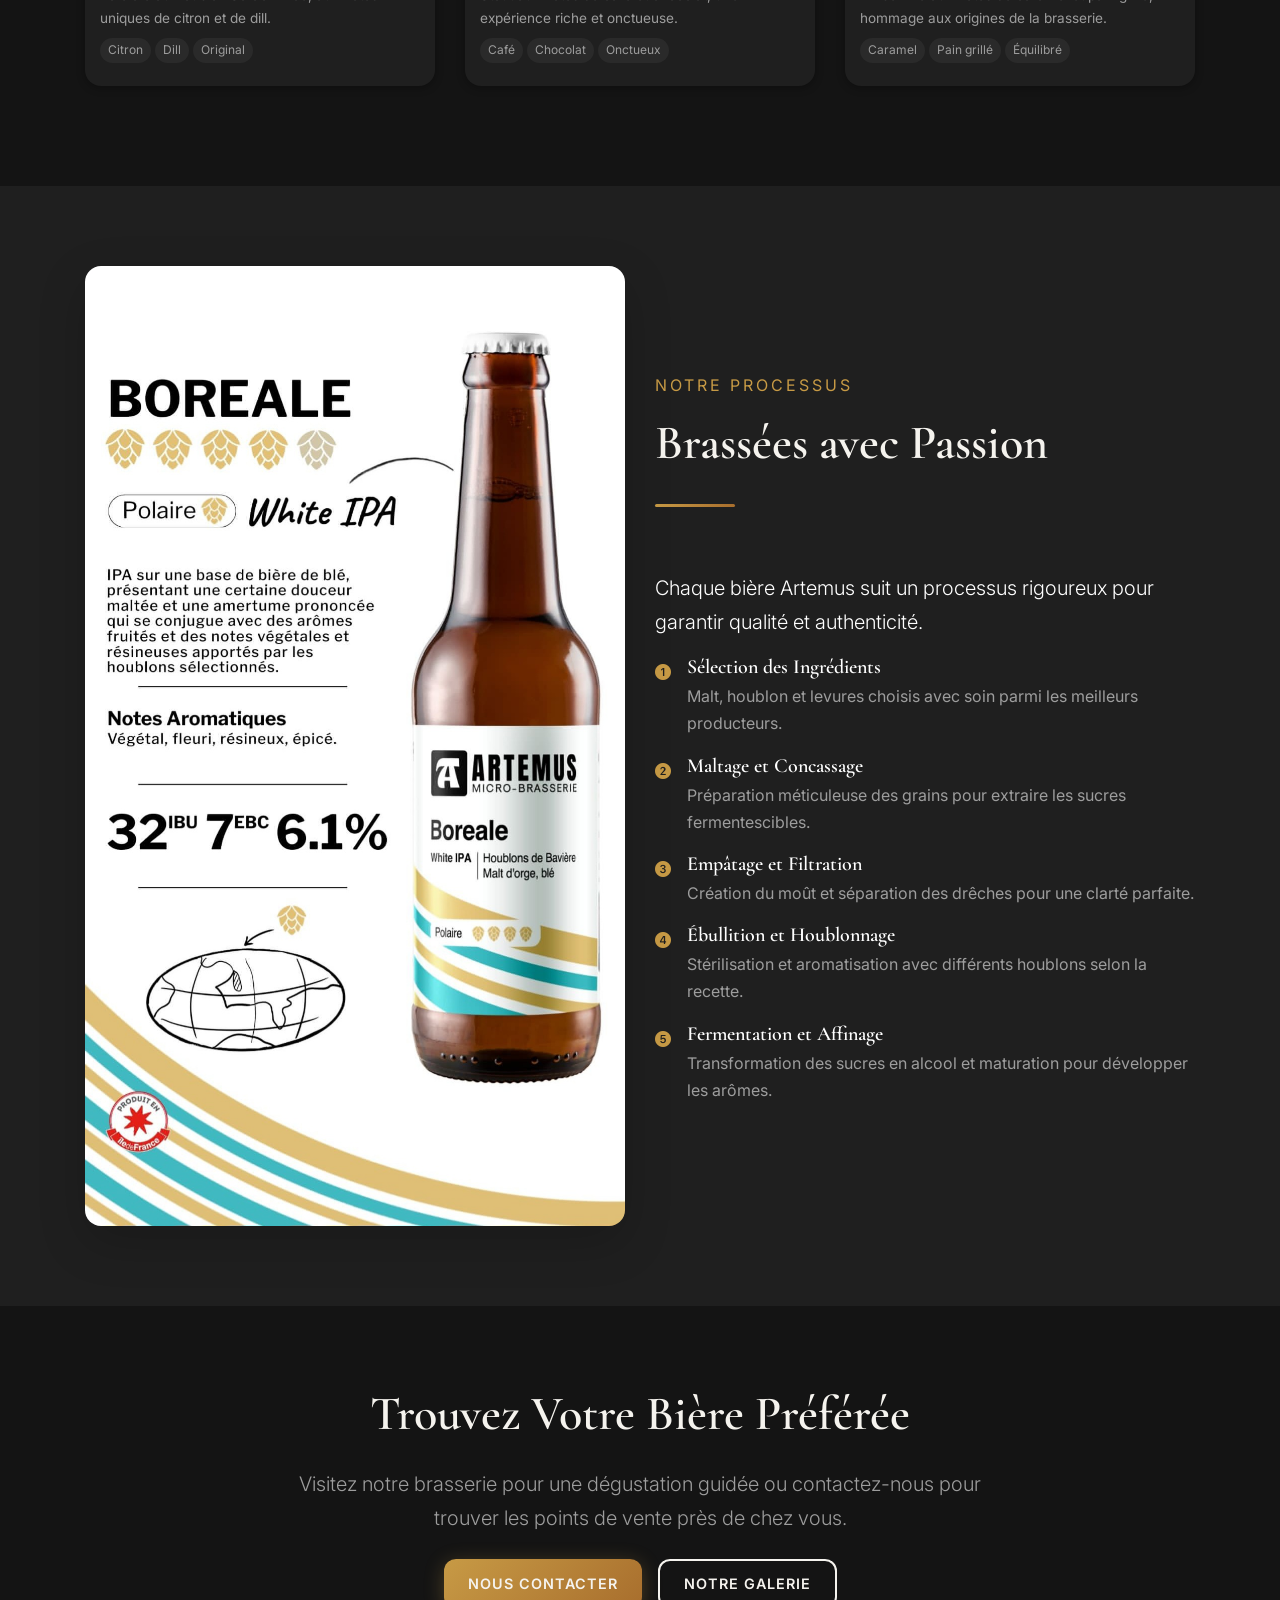
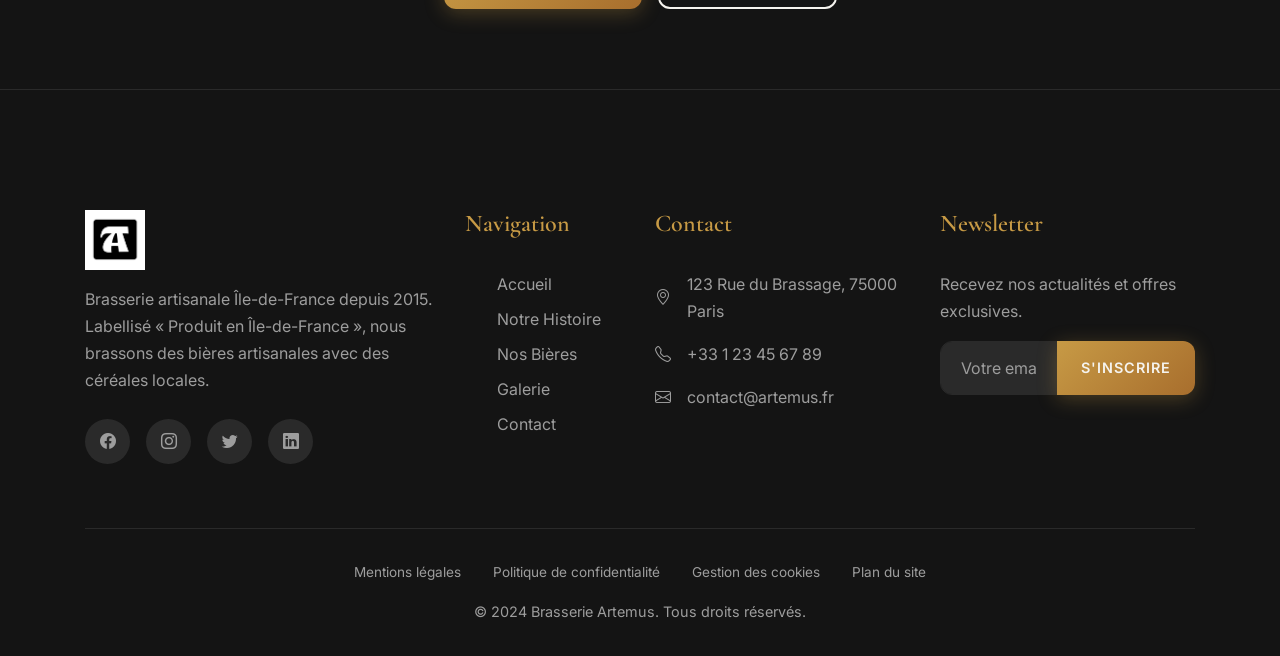
<file: pages/nos-bieres.html>
<!DOCTYPE html>
<html lang="fr">
<head>
    <meta charset="UTF-8">
    <meta name="viewport" content="width=device-width, initial-scale=1.0">
    <meta name="description" content="Découvrez la gamme Voyage Aromatique de Brasserie Artemus. 6 bières inspirées de régions du monde et des créations éphémères. Bières artisanales Île-de-France.">
    <meta name="keywords" content="Voyage Aromatique, bières artisanales, Isabeau, Petite Mademoiselle, Aloha, Australe, Capecod, Boréale, bière Île-de-France">
    <meta name="author" content="Brasserie Artemus">
    
    <!-- Open Graph -->
    <meta property="og:title" content="Nos Bières - Voyage Aromatique - Brasserie Artemus">
    <meta property="og:description" content="Découvrez notre gamme Voyage Aromatique : 6 bières inspirées de régions du monde et des créations éphémères.">
    <meta property="og:type" content="website">
    <meta property="og:url" content="https://www.brasserie-artemus.fr/pages/nos-bieres.html">
    
    <title>Nos Bières - Voyage Aromatique - Brasserie Artemus</title>
    
    <!-- Google Fonts -->
    <link rel="preconnect" href="https://fonts.googleapis.com">
    <link rel="preconnect" href="https://fonts.gstatic.com" crossorigin>
    <link href="https://fonts.googleapis.com/css2?family=Cormorant+Garamond:wght@400;500;600;700&family=Inter:wght@300;400;500;600&display=swap" rel="stylesheet">
    
    <!-- Bootstrap 5 CSS -->
    <link href="https://cdn.jsdelivr.net/npm/bootstrap@5.3.2/dist/css/bootstrap.min.css" rel="stylesheet">
    
    <!-- Bootstrap Icons -->
    <link rel="stylesheet" href="https://cdn.jsdelivr.net/npm/bootstrap-icons@1.11.1/font/bootstrap-icons.css">
    
    <!-- AOS Animation Library -->
    <link href="https://unpkg.com/aos@2.3.1/dist/aos.css" rel="stylesheet">
    
    <!-- Custom CSS -->
    <link rel="stylesheet" href="../css/styles.css">
</head>
<body>
    <!-- Skip to content for accessibility -->
    <a href="#main-content" class="skip-link">Aller au contenu principal</a>
    
    <!-- Loading Overlay -->
    <div class="loading-overlay">
        <div class="loading-spinner"></div>
    </div>
    
    <!-- Navigation -->
    <nav class="navbar navbar-expand-lg navbar-transparent">
        <div class="container">
            <a class="navbar-brand" href="../index.html">
                <img src="../images/Logo.jpg" alt="Brasserie Artemus Logo" height="50">
            </a>
            <button class="navbar-toggler" type="button" data-bs-toggle="collapse" data-bs-target="#navbarNav" aria-controls="navbarNav" aria-expanded="false" aria-label="Toggle navigation">
                <i class="bi bi-list fs-2"></i>
            </button>
            <div class="collapse navbar-collapse" id="navbarNav">
                <ul class="navbar-nav ms-auto">
                    <li class="nav-item">
                        <a class="nav-link" href="../index.html">Accueil</a>
                    </li>
                    <li class="nav-item">
                        <a class="nav-link" href="notre-histoire.html">Notre Histoire</a>
                    </li>
                    <li class="nav-item">
                        <a class="nav-link active" href="nos-bieres.html">Nos Bières</a>
                    </li>
                    <li class="nav-item">
                        <a class="nav-link" href="galerie.html">Galerie</a>
                    </li>
                    <li class="nav-item">
                        <a class="nav-link" href="contact.html">Contact</a>
                    </li>
                </ul>
            </div>
        </div>
    </nav>
    
    <!-- Hero Section -->
    <section class="hero" style="background-image: url('../images/peoplecheeringwithbeer.jpg');" data-aos="fade-in">
        <div class="hero-overlay"></div>
        <div class="hero-content">
            <h1 class="hero-title" data-aos="fade-up" data-aos-delay="200">Nos Bières</h1>
            <p class="hero-subtitle" data-aos="fade-up" data-aos-delay="400">Voyage Aromatique - 6 Destinations, 6 Bières</p>
            <div class="hero-breadcrumb" data-aos="fade-up" data-aos-delay="600">
                <a href="../index.html">Accueil</a> <span class="mx-2">/</span> <span>Nos Bières</span>
            </div>
        </div>
        <div class="scroll-indicator">
            <i class="bi bi-chevron-down"></i>
        </div>
    </section>
    
    <!-- Main Content -->
    <main id="main-content">
        
        <!-- Introduction Section -->
        <section class="section-dark" data-aos="fade-up">
            <div class="container">
                <div class="row justify-content-center">
                    <div class="col-lg-8">
                        <div class="section-header">
                            <p class="section-subtitle">Notre Gamme</p>
                            <h2 class="section-title">Des Bières d'Exception</h2>
                            <div class="section-divider"></div>
                        </div>
                        <p class="lead text-white">Découvrez notre ligne « Voyage Aromatique » qui vous invite à explorer le patrimoine brassicole de 6 régions du monde, ainsi que nos bières éphémères réservées aux épiceries fines et cavistes.</p>
                        <p>Chaque bière Artemus est brassée avec des céréales d'Île-de-France, labellisé « Produit en Île-de-France », pour une expérience authentique et locale.</p>
                    </div>
                </div>
            </div>
        </section>
        
        <!-- Filter Section -->
        <section class="section-secondary" data-aos="fade-up">
            <div class="container">
                <div class="d-flex flex-wrap gap-3 justify-content-center mb-5">
                    <button class="btn btn-primary filter-btn active" data-filter="all">Toutes</button>
                    <button class="btn btn-outline filter-btn" data-filter="voyage">Voyage Aromatique</button>
                    <button class="btn btn-outline filter-btn" data-filter="ephemere">Bières Éphémères</button>
                </div>
            </div>
        </section>
        
        <!-- Beer Cards Section -->
        <section class="section-dark" data-aos="fade-up">
            <div class="container">
                <div class="row g-4">
                    
                    <!-- Isabeau - Voyage Aromatique Bavière -->
                    <div class="col-md-6 col-lg-4" data-aos="fade-up" data-aos-delay="100">
                        <div class="beer-card" data-style="voyage">
                            <div class="beer-card-image">
                                <img src="../images/Isabeau.jpg" alt="Bière Isabeau">
                            </div>
                            <div class="beer-card-content">
                                <h3 class="beer-name">Isabeau</h3>
                                <p class="beer-style">Voyage Aromatique - Bavière</p>
                                <div class="beer-stats">
                                    <div class="beer-stat">
                                        <div class="beer-stat-value">5.2%</div>
                                        <div class="beer-stat-label">Alcool</div>
                                    </div>
                                    <div class="beer-stat">
                                        <div class="beer-stat-value">25</div>
                                        <div class="beer-stat-label">IBU</div>
                                    </div>
                                </div>
                                <p class="beer-description">Hommage au savoir-faire bavarois, une blonde dorée aux notes légères de malt et de houblon.</p>
                                <div class="beer-flavor-profile">
                                    <span class="flavor-tag">Fruité</span>
                                    <span class="flavor-tag">Léger</span>
                                    <span class="flavor-tag">Rafraîchissant</span>
                                </div>
                            </div>
                        </div>
                    </div>
                    
                    <!-- Petite Mademoiselle - Voyage Aromatique Alsace -->
                    <div class="col-md-6 col-lg-4" data-aos="fade-up" data-aos-delay="200">
                        <div class="beer-card" data-style="voyage">
                            <div class="beer-card-image">
                                <img src="../images/PetiteMademoiselle.jpg" alt="Bière Petite Mademoiselle">
                            </div>
                            <div class="beer-card-content">
                                <h3 class="beer-name">Petite Mademoiselle</h3>
                                <p class="beer-style">Voyage Aromatique - Alsace</p>
                                <div class="beer-stats">
                                    <div class="beer-stat">
                                        <div class="beer-stat-value">5.5%</div>
                                        <div class="beer-stat-label">Alcool</div>
                                    </div>
                                    <div class="beer-stat">
                                        <div class="beer-stat-value">20</div>
                                        <div class="beer-stat-label">IBU</div>
                                    </div>
                                </div>
                                <p class="beer-description">Inspirée des saveurs d'Alsace, une blanche rafraîchissante aux notes d'agrumes et d'épices douces.</p>
                                <div class="beer-flavor-profile">
                                    <span class="flavor-tag">Agrumes</span>
                                    <span class="flavor-tag">Épicé</span>
                                    <span class="flavor-tag">Léger</span>
                                </div>
                            </div>
                        </div>
                    </div>
                    
                    <!-- Aloha - Voyage Aromatique Tropiques -->
                    <div class="col-md-6 col-lg-4" data-aos="fade-up" data-aos-delay="300">
                        <div class="beer-card" data-style="voyage">
                            <div class="beer-card-image">
                                <img src="../images/Aloha.jpg" alt="Bière Aloha">
                            </div>
                            <div class="beer-card-content">
                                <h3 class="beer-name">Aloha</h3>
                                <p class="beer-style">Voyage Aromatique - Tropiques</p>
                                <div class="beer-stats">
                                    <div class="beer-stat">
                                        <div class="beer-stat-value">6.0%</div>
                                        <div class="beer-stat-label">Alcool</div>
                                    </div>
                                    <div class="beer-stat">
                                        <div class="beer-stat-value">35</div>
                                        <div class="beer-stat-label">IBU</div>
                                    </div>
                                </div>
                                <p class="beer-description">Aux notes exotiques, une blonde fruitée qui vous transporte vers des horizons lointains.</p>
                                <div class="beer-flavor-profile">
                                    <span class="flavor-tag">Exotique</span>
                                    <span class="flavor-tag">Fruité</span>
                                    <span class="flavor-tag">Tropical</span>
                                </div>
                            </div>
                        </div>
                    </div>
                    
                    <!-- Australe - Voyage Aromatique -->
                    <div class="col-md-6 col-lg-4" data-aos="fade-up" data-aos-delay="400">
                        <div class="beer-card" data-style="voyage">
                            <div class="beer-card-image">
                                <img src="../images/Australe.jpg" alt="Bière Australe">
                            </div>
                            <div class="beer-card-content">
                                <h3 class="beer-name">Australe</h3>
                                <p class="beer-style">Voyage Aromatique - Australie</p>
                                <div class="beer-stats">
                                    <div class="beer-stat">
                                        <div class="beer-stat-value">6.5%</div>
                                        <div class="beer-stat-label">Alcool</div>
                                    </div>
                                    <div class="beer-stat">
                                        <div class="beer-stat-value">45</div>
                                        <div class="beer-stat-label">IBU</div>
                                    </div>
                                </div>
                                <p class="beer-description">Une pale ale aux notes résineuses et d'agrumes, inspirée des houblons australiens.</p>
                                <div class="beer-flavor-profile">
                                    <span class="flavor-tag">Résineux</span>
                                    <span class="flavor-tag">Agrumes</span>
                                    <span class="flavor-tag">Houblonné</span>
                                </div>
                            </div>
                        </div>
                    </div>
                    
                    <!-- Capecod IPA - Voyage Aromatique -->
                    <div class="col-md-6 col-lg-4" data-aos="fade-up" data-aos-delay="500">
                        <div class="beer-card" data-style="voyage">
                            <div class="beer-card-image">
                                <img src="../images/Capecod.jpg" alt="Bière Capecod IPA">
                            </div>
                            <div class="beer-card-content">
                                <h3 class="beer-name">Capecod IPA</h3>
                                <p class="beer-style">Voyage Aromatique - USA</p>
                                <div class="beer-stats">
                                    <div class="beer-stat">
                                        <div class="beer-stat-value">6.8%</div>
                                        <div class="beer-stat-label">Alcool</div>
                                    </div>
                                    <div class="beer-stat">
                                        <div class="beer-stat-value">60</div>
                                        <div class="beer-stat-label">IBU</div>
                                    </div>
                                </div>
                                <p class="beer-description">Une IPA américaine classique aux notes d'agrumes et de pin, puissante et équilibrée.</p>
                                <div class="beer-flavor-profile">
                                    <span class="flavor-tag">Agrumes</span>
                                    <span class="flavor-tag">Pin</span>
                                    <span class="flavor-tag">Amer</span>
                                </div>
                            </div>
                        </div>
                    </div>
                    
                    <!-- Boréale White IPA - Voyage Aromatique -->
                    <div class="col-md-6 col-lg-4" data-aos="fade-up" data-aos-delay="600">
                        <div class="beer-card" data-style="voyage">
                            <div class="beer-card-image">
                                <img src="../images/Boréale.jpg" alt="Bière Boréale White IPA">
                            </div>
                            <div class="beer-card-content">
                                <h3 class="beer-name">Boréale White IPA</h3>
                                <p class="beer-style">Voyage Aromatique - Nord</p>
                                <div class="beer-stats">
                                    <div class="beer-stat">
                                        <div class="beer-stat-value">6.2%</div>
                                        <div class="beer-stat-label">Alcool</div>
                                    </div>
                                    <div class="beer-stat">
                                        <div class="beer-stat-value">40</div>
                                        <div class="beer-stat-label">IBU</div>
                                    </div>
                                </div>
                                <p class="beer-description">Une White IPA aux notes d'agrumes et d'épices, fusion entre blanche et IPA.</p>
                                <div class="beer-flavor-profile">
                                    <span class="flavor-tag">Agrumes</span>
                                    <span class="flavor-tag">Épicé</span>
                                    <span class="flavor-tag">Houblonné</span>
                                </div>
                            </div>
                        </div>
                    </div>
                    <!-- Butterfly - Bière Éphémère -->
                    <div class="col-md-6 col-lg-4" data-aos="fade-up" data-aos-delay="800">
                        <div class="beer-card" data-style="ephemere">
                            <div class="beer-card-image">
                                <img src="../images/Butterfly.jpg" alt="Bière Butterfly">
                            </div>
                            <div class="beer-card-content">
                                <h3 class="beer-name">Butterfly</h3>
                                <p class="beer-style">Bière Éphémère - Pale Ale</p>
                                <div class="beer-stats">
                                    <div class="beer-stat">
                                        <div class="beer-stat-value">5.8%</div>
                                        <div class="beer-stat-label">Alcool</div>
                                    </div>
                                    <div class="beer-stat">
                                        <div class="beer-stat-value">35</div>
                                        <div class="beer-stat-label">IBU</div>
                                    </div>
                                </div>
                                <p class="beer-description">Pale ale au houblon Sorachi Ace, aux notes uniques de citron et de dill.</p>
                                <div class="beer-flavor-profile">
                                    <span class="flavor-tag">Citron</span>
                                    <span class="flavor-tag">Dill</span>
                                    <span class="flavor-tag">Original</span>
                                </div>
                            </div>
                        </div>
                    </div>
                    
                    <!-- La Bohème - Bière Éphémère -->
                    <div class="col-md-6 col-lg-4" data-aos="fade-up" data-aos-delay="700">
                        <div class="beer-card" data-style="ephemere">
                            <div class="beer-card-image">
                                <img src="../images/laboheme.jpg" alt="Bière La Bohème">
                            </div>
                            <div class="beer-card-content">
                                <h3 class="beer-name">La Bohème</h3>
                                <p class="beer-style">Bière Éphémère - Stout</p>
                                <div class="beer-stats">
                                    <div class="beer-stat">
                                        <div class="beer-stat-value">6.5%</div>
                                        <div class="beer-stat-label">Alcool</div>
                                    </div>
                                    <div class="beer-stat">
                                        <div class="beer-stat-value">45</div>
                                        <div class="beer-stat-label">IBU</div>
                                    </div>
                                </div>
                                <p class="beer-description">Stout aux notes de café et chocolat, une expérience riche et onctueuse.</p>
                                <div class="beer-flavor-profile">
                                    <span class="flavor-tag">Café</span>
                                    <span class="flavor-tag">Chocolat</span>
                                    <span class="flavor-tag">Onctueux</span>
                                </div>
                            </div>
                        </div>
                    </div>
                    
                    <!-- L'Origine - Bière Éphémère -->
                    <div class="col-md-6 col-lg-4" data-aos="fade-up" data-aos-delay="900">
                        <div class="beer-card" data-style="ephemere">
                            <div class="beer-card-image">
                                <img src="../images/laborigene.jpg" alt="Bière L'Origine">
                            </div>
                            <div class="beer-card-content">
                                <h3 class="beer-name">L'Origine</h3>
                                <p class="beer-style">Bière Éphémère - Amber Ale</p>
                                <div class="beer-stats">
                                    <div class="beer-stat">
                                        <div class="beer-stat-value">5.9%</div>
                                        <div class="beer-stat-label">Alcool</div>
                                    </div>
                                    <div class="beer-stat">
                                        <div class="beer-stat-value">35</div>
                                        <div class="beer-stat-label">IBU</div>
                                    </div>
                                </div>
                                <p class="beer-description">Amber Ale aux notes de caramel et pain grillé, hommage aux origines de la brasserie.</p>
                                <div class="beer-flavor-profile">
                                    <span class="flavor-tag">Caramel</span>
                                    <span class="flavor-tag">Pain grillé</span>
                                    <span class="flavor-tag">Équilibré</span>
                                </div>
                            </div>
                        </div>
                    </div>
                    
                </div>
            </div>
        </section>
        
        <!-- Brewing Process Section -->
        <section class="section-secondary" data-aos="fade-up">
            <div class="container">
                <div class="row align-items-center">
                    <div class="col-lg-6 mb-4 mb-lg-0">
                        <img src="../images/Boréale.jpg" alt="Processus de brassage" class="img-fluid rounded-4 shadow-lg" data-aos="fade-right">
                    </div>
                    <div class="col-lg-6">
                        <div class="section-header text-start">
                            <p class="section-subtitle">Notre Processus</p>
                            <h2 class="section-title">Brassées avec Passion</h2>
                            <div class="section-divider ms-0"></div>
                        </div>
                        <p class="lead text-white">Chaque bière Artemus suit un processus rigoureux pour garantir qualité et authenticité.</p>
                        <div class="d-flex align-items-start mb-3">
                            <i class="bi bi-1-circle-fill me-3 mt-1" style="color: var(--accent-gold);"></i>
                            <div>
                                <h5 class="text-white mb-1">Sélection des Ingrédients</h5>
                                <p class="mb-0">Malt, houblon et levures choisis avec soin parmi les meilleurs producteurs.</p>
                            </div>
                        </div>
                        <div class="d-flex align-items-start mb-3">
                            <i class="bi bi-2-circle-fill me-3 mt-1" style="color: var(--accent-gold);"></i>
                            <div>
                                <h5 class="text-white mb-1">Maltage et Concassage</h5>
                                <p class="mb-0">Préparation méticuleuse des grains pour extraire les sucres fermentescibles.</p>
                            </div>
                        </div>
                        <div class="d-flex align-items-start mb-3">
                            <i class="bi bi-3-circle-fill me-3 mt-1" style="color: var(--accent-gold);"></i>
                            <div>
                                <h5 class="text-white mb-1">Empâtage et Filtration</h5>
                                <p class="mb-0">Création du moût et séparation des drêches pour une clarté parfaite.</p>
                            </div>
                        </div>
                        <div class="d-flex align-items-start mb-3">
                            <i class="bi bi-4-circle-fill me-3 mt-1" style="color: var(--accent-gold);"></i>
                            <div>
                                <h5 class="text-white mb-1">Ébullition et Houblonnage</h5>
                                <p class="mb-0">Stérilisation et aromatisation avec différents houblons selon la recette.</p>
                            </div>
                        </div>
                        <div class="d-flex align-items-start mb-3">
                            <i class="bi bi-5-circle-fill me-3 mt-1" style="color: var(--accent-gold);"></i>
                            <div>
                                <h5 class="text-white mb-1">Fermentation et Affinage</h5>
                                <p class="mb-0">Transformation des sucres en alcool et maturation pour développer les arômes.</p>
                            </div>
                        </div>
                    </div>
                </div>
            </div>
        </section>
        
        <!-- Call to Action Section -->
        <section class="section-dark" data-aos="fade-up">
            <div class="container">
                <div class="row justify-content-center">
                    <div class="col-lg-8 text-center">
                        <h2 class="section-title mb-4">Trouvez Votre Bière Préférée</h2>
                        <p class="lead mb-4">Visitez notre brasserie pour une dégustation guidée ou contactez-nous pour trouver les points de vente près de chez vous.</p>
                        <div class="d-flex flex-wrap gap-3 justify-content-center">
                            <a href="contact.html" class="btn btn-primary">Nous Contacter</a>
                            <a href="galerie.html" class="btn btn-outline">Notre Galerie</a>
                        </div>
                    </div>
                </div>
            </div>
        </section>
        
    </main>
    
    <!-- Footer -->
    <footer class="footer">
        <div class="container">
            <div class="row g-4">
                <div class="col-lg-4">
                    <img src="../images/Logo.jpg" alt="Brasserie Artemus Logo" height="60" class="mb-3">
                    <p>Brasserie artisanale Île-de-France depuis 2015. Labellisé « Produit en Île-de-France », nous brassons des bières artisanales avec des céréales locales.</p>
                    <div class="social-icons mt-4">
                        <a href="#" class="social-icon" aria-label="Facebook">
                            <i class="bi bi-facebook"></i>
                        </a>
                        <a href="#" class="social-icon" aria-label="Instagram">
                            <i class="bi bi-instagram"></i>
                        </a>
                        <a href="#" class="social-icon" aria-label="Twitter">
                            <i class="bi bi-twitter"></i>
                        </a>
                        <a href="#" class="social-icon" aria-label="LinkedIn">
                            <i class="bi bi-linkedin"></i>
                        </a>
                    </div>
                </div>
                
                <div class="col-lg-2 col-md-4">
                    <h4 class="footer-title">Navigation</h4>
                    <ul class="footer-links">
                        <li><a href="../index.html">Accueil</a></li>
                        <li><a href="notre-histoire.html">Notre Histoire</a></li>
                        <li><a href="nos-bieres.html">Nos Bières</a></li>
                        <li><a href="galerie.html">Galerie</a></li>
                        <li><a href="contact.html">Contact</a></li>
                    </ul>
                </div>
                
                <div class="col-lg-3 col-md-4">
                    <h4 class="footer-title">Contact</h4>
                    <div class="footer-contact-item">
                        <i class="bi bi-geo-alt"></i>
                        <span>123 Rue du Brassage, 75000 Paris</span>
                    </div>
                    <div class="footer-contact-item">
                        <i class="bi bi-telephone"></i>
                        <span>+33 1 23 45 67 89</span>
                    </div>
                    <div class="footer-contact-item">
                        <i class="bi bi-envelope"></i>
                        <span>contact@artemus.fr</span>
                    </div>
                </div>
                
                <div class="col-lg-3 col-md-4">
                    <h4 class="footer-title">Newsletter</h4>
                    <p>Recevez nos actualités et offres exclusives.</p>
                    <form class="mt-3">
                        <div class="input-group">
                            <input type="email" class="form-control" placeholder="Votre email" required>
                            <button class="btn btn-primary" type="submit">S'inscrire</button>
                        </div>
                    </form>
                </div>
            </div>
            
            <div class="footer-bottom">
                <div class="footer-legal-links">
                    <a href="mentions-legales.html">Mentions légales</a>
                    <a href="politique-confidentialite.html">Politique de confidentialité</a>
                    <a href="gestion-cookies.html">Gestion des cookies</a>
                    <a href="plan-site.html">Plan du site</a>
                </div>
                <p>&copy; 2024 Brasserie Artemus. Tous droits réservés.</p>
            </div>
        </div>
    </footer>
    
    <!-- Cookie Consent Banner -->
    <div class="cookie-consent">
        <div class="cookie-consent-content">
            <div class="cookie-consent-text">
                <p>Nous utilisons des cookies pour améliorer votre expérience. En continuant à naviguer, vous acceptez notre politique de confidentialité.</p>
            </div>
            <div class="cookie-consent-buttons">
                <button class="btn btn-primary cookie-accept">Accepter</button>
                <button class="btn btn-outline cookie-decline">Refuser</button>
            </div>
        </div>
    </div>
    
    <!-- Scroll to Top Button -->
    <button class="scroll-to-top" aria-label="Retour en haut">
        <i class="bi bi-arrow-up"></i>
    </button>
    
    <!-- Bootstrap 5 JS -->
    <script src="https://cdn.jsdelivr.net/npm/bootstrap@5.3.2/dist/js/bootstrap.bundle.min.js"></script>
    
    <!-- AOS Animation Library -->
    <script src="https://unpkg.com/aos@2.3.1/dist/aos.js"></script>
    
    <!-- Initialize AOS -->
    <script>
        AOS.init({
            duration: 800,
            easing: 'ease-in-out',
            once: true,
            offset: 100
        });
    </script>
    
    <!-- Custom JS -->
    <script src="../js/main.js"></script>
    <script>
        // Initialize beer filter
        initBeerFilter();
    </script>
</body>
</html>
</file>
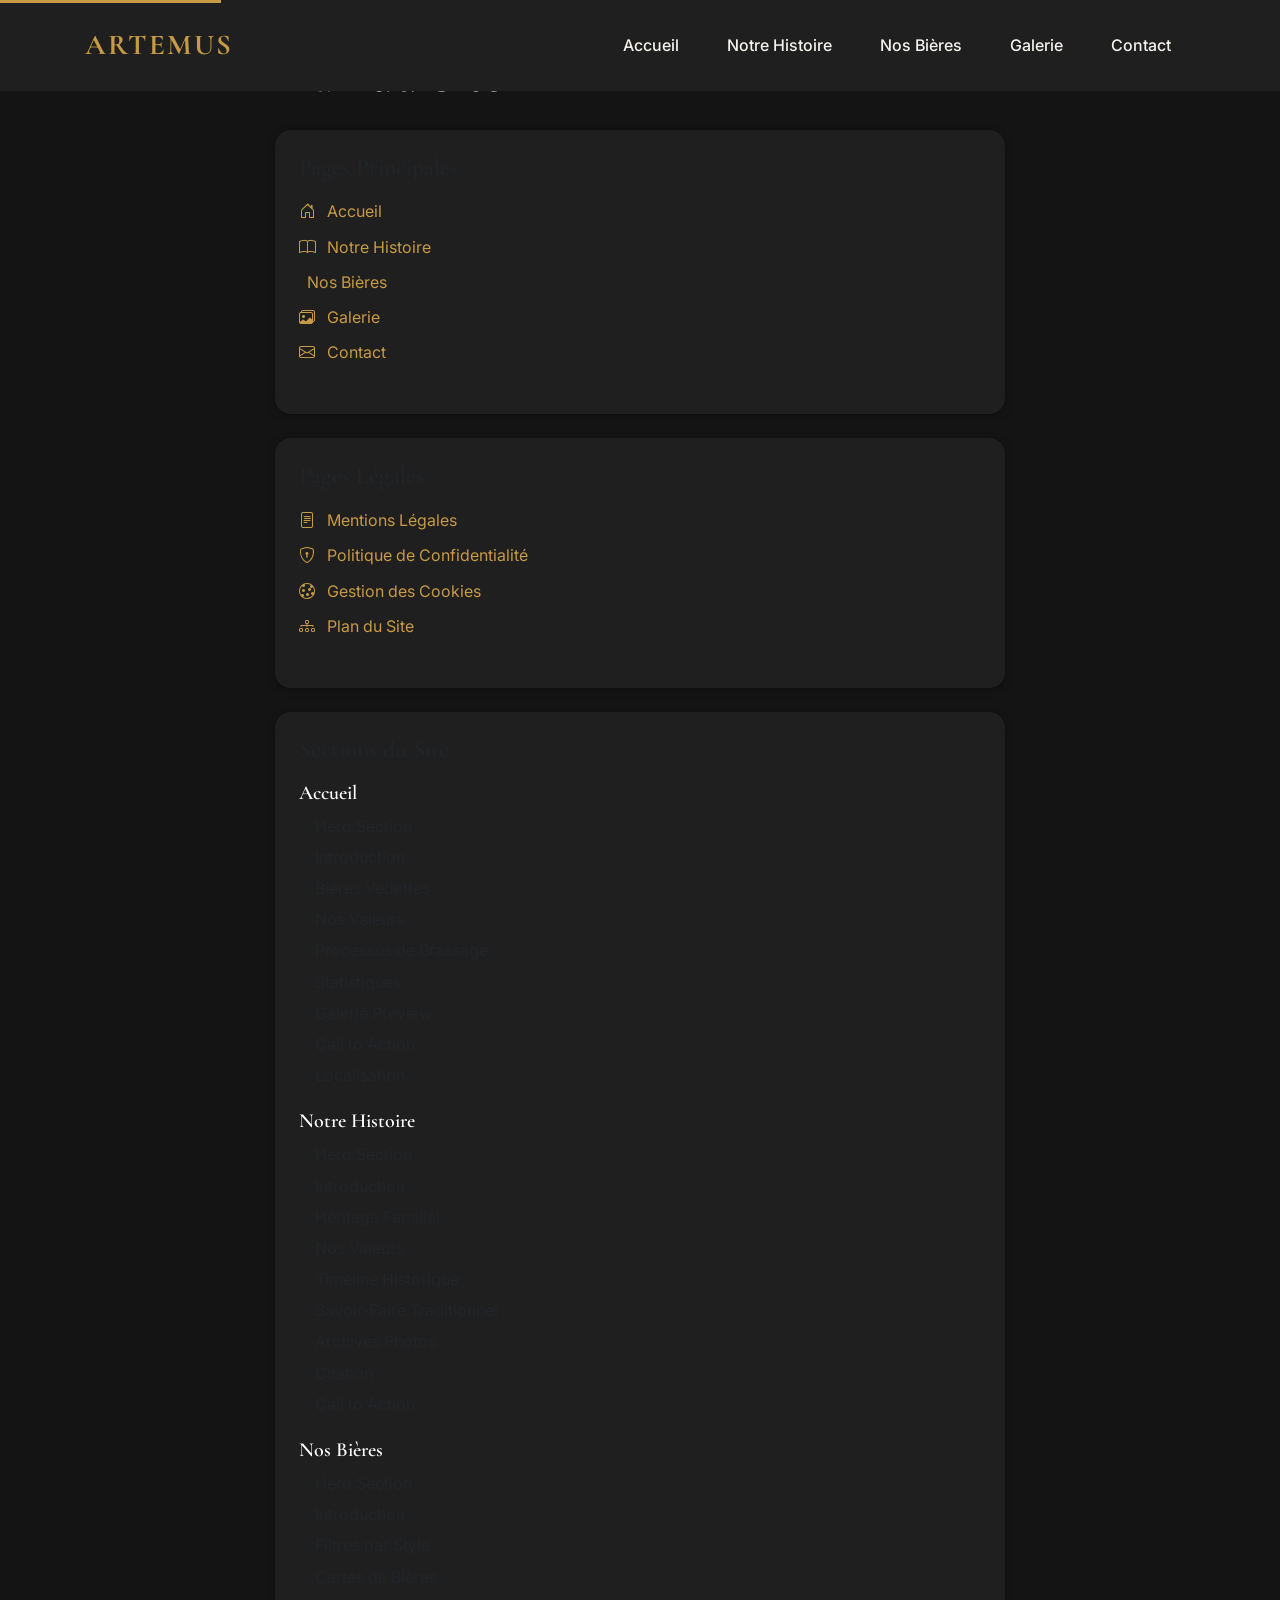
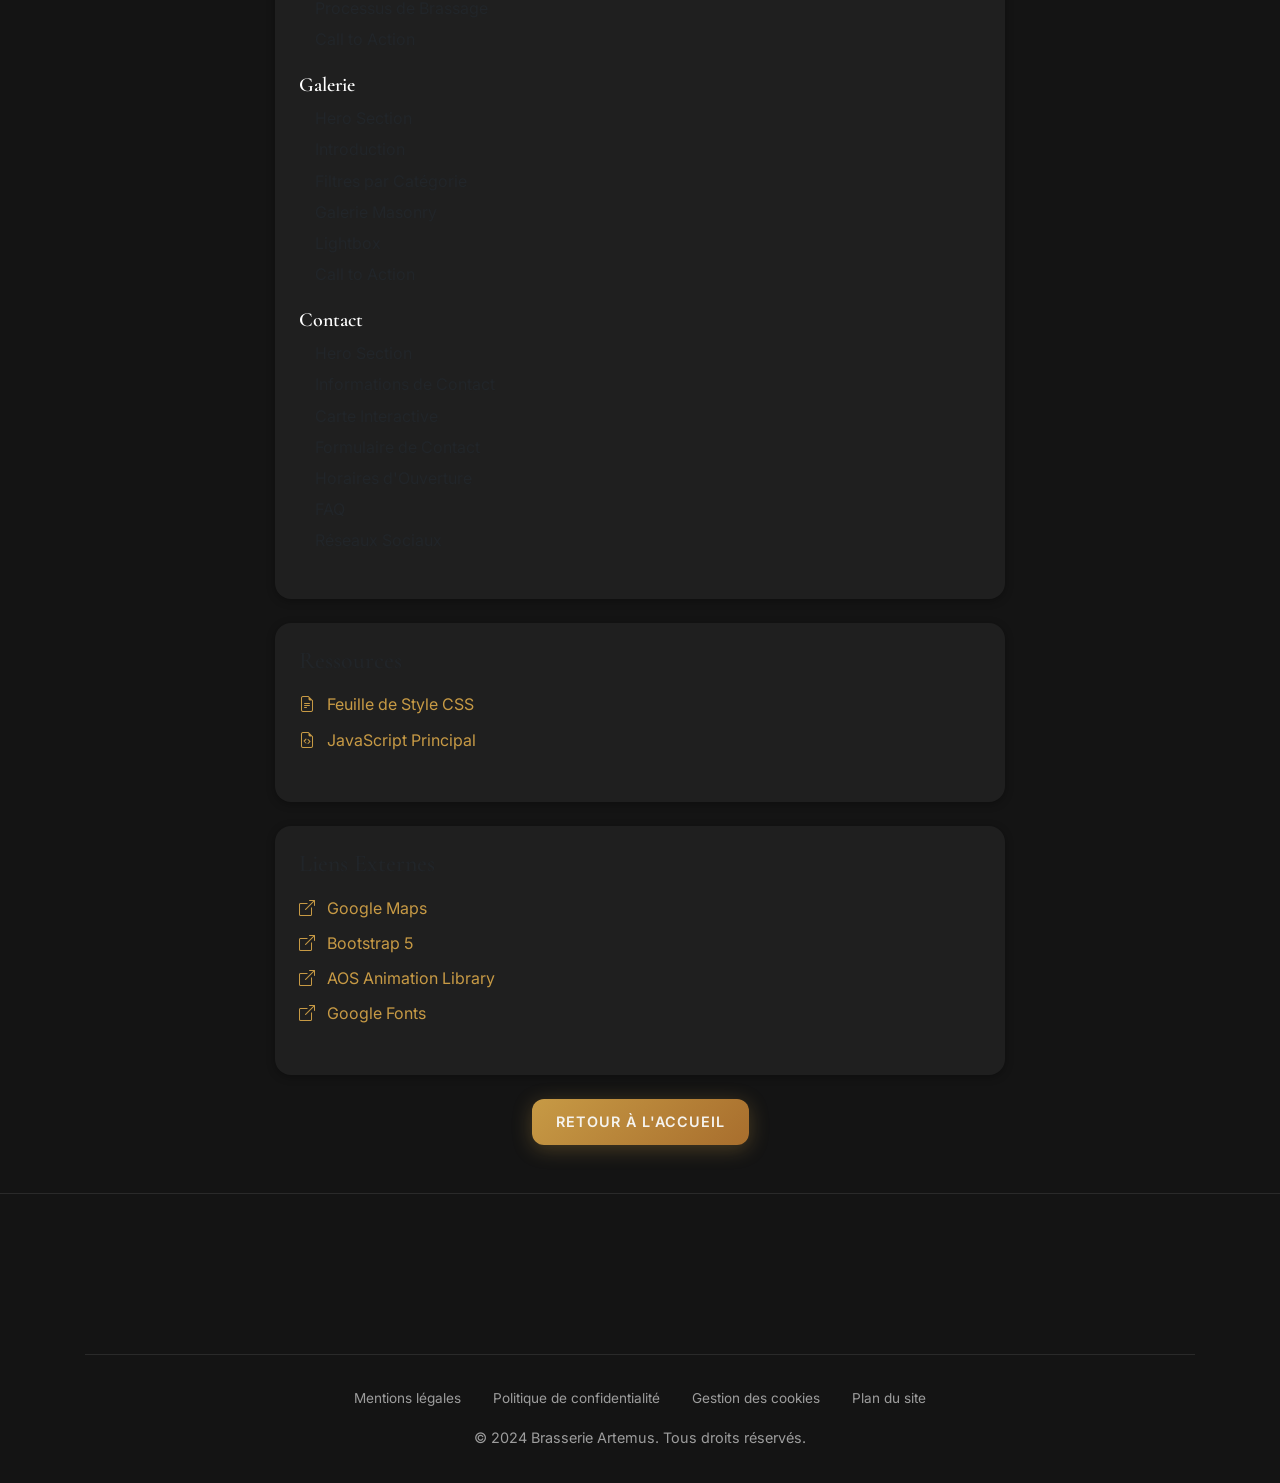
<file: pages/plan-site.html>
<!DOCTYPE html>
<html lang="fr">
<head>
    <meta charset="UTF-8">
    <meta name="viewport" content="width=device-width, initial-scale=1.0">
    <meta name="description" content="Plan du site de Brasserie Artemus. Navigation complète de toutes les pages du site web.">
    <meta name="robots" content="noindex, follow">
    
    <title>Plan du Site - Brasserie Artemus</title>
    
    <!-- Google Fonts -->
    <link rel="preconnect" href="https://fonts.googleapis.com">
    <link rel="preconnect" href="https://fonts.gstatic.com" crossorigin>
    <link href="https://fonts.googleapis.com/css2?family=Cormorant+Garamond:wght@400;500;600;700&family=Inter:wght@300;400;500;600&display=swap" rel="stylesheet">
    
    <!-- Bootstrap 5 CSS -->
    <link href="https://cdn.jsdelivr.net/npm/bootstrap@5.3.2/dist/css/bootstrap.min.css" rel="stylesheet">
    
    <!-- Bootstrap Icons -->
    <link rel="stylesheet" href="https://cdn.jsdelivr.net/npm/bootstrap-icons@1.11.1/font/bootstrap-icons.css">
    
    <!-- Custom CSS -->
    <link rel="stylesheet" href="../css/styles.css">
</head>
<body>
    <!-- Skip to content for accessibility -->
    <a href="#main-content" class="skip-link">Aller au contenu principal</a>
    
    <!-- Navigation -->
    <nav class="navbar navbar-expand-lg navbar-dark" style="background-color: var(--bg-secondary);">
        <div class="container">
            <a class="navbar-brand" href="../index.html">ARTEMUS</a>
            <button class="navbar-toggler" type="button" data-bs-toggle="collapse" data-bs-target="#navbarNav" aria-controls="navbarNav" aria-expanded="false" aria-label="Toggle navigation">
                <i class="bi bi-list fs-2"></i>
            </button>
            <div class="collapse navbar-collapse" id="navbarNav">
                <ul class="navbar-nav ms-auto">
                    <li class="nav-item">
                        <a class="nav-link" href="../index.html">Accueil</a>
                    </li>
                    <li class="nav-item">
                        <a class="nav-link" href="notre-histoire.html">Notre Histoire</a>
                    </li>
                    <li class="nav-item">
                        <a class="nav-link" href="nos-bieres.html">Nos Bières</a>
                    </li>
                    <li class="nav-item">
                        <a class="nav-link" href="galerie.html">Galerie</a>
                    </li>
                    <li class="nav-item">
                        <a class="nav-link" href="contact.html">Contact</a>
                    </li>
                </ul>
            </div>
        </div>
    </nav>
    
    <!-- Main Content -->
    <main id="main-content" class="py-5">
        <div class="container">
            <div class="row justify-content-center">
                <div class="col-lg-8">
                    <h1 class="section-title mb-4">Plan du Site</h1>
                    
                    <div class="card p-4 mb-4" style="background-color: var(--bg-secondary);">
                        <h2 class="h4 mb-3">Pages Principales</h2>
                        <ul class="list-unstyled">
                            <li class="mb-2">
                                <i class="bi bi-house-door me-2" style="color: var(--accent-gold);"></i>
                                <a href="../index.html">Accueil</a>
                            </li>
                            <li class="mb-2">
                                <i class="bi bi-book me-2" style="color: var(--accent-gold);"></i>
                                <a href="notre-histoire.html">Notre Histoire</a>
                            </li>
                            <li class="mb-2">
                                <i class="bi bi-beer-bottle me-2" style="color: var(--accent-gold);"></i>
                                <a href="nos-bieres.html">Nos Bières</a>
                            </li>
                            <li class="mb-2">
                                <i class="bi bi-images me-2" style="color: var(--accent-gold);"></i>
                                <a href="galerie.html">Galerie</a>
                            </li>
                            <li class="mb-2">
                                <i class="bi bi-envelope me-2" style="color: var(--accent-gold);"></i>
                                <a href="contact.html">Contact</a>
                            </li>
                        </ul>
                    </div>
                    
                    <div class="card p-4 mb-4" style="background-color: var(--bg-secondary);">
                        <h2 class="h4 mb-3">Pages Légales</h2>
                        <ul class="list-unstyled">
                            <li class="mb-2">
                                <i class="bi bi-file-text me-2" style="color: var(--accent-gold);"></i>
                                <a href="mentions-legales.html">Mentions Légales</a>
                            </li>
                            <li class="mb-2">
                                <i class="bi bi-shield-lock me-2" style="color: var(--accent-gold);"></i>
                                <a href="politique-confidentialite.html">Politique de Confidentialité</a>
                            </li>
                            <li class="mb-2">
                                <i class="bi bi-cookie me-2" style="color: var(--accent-gold);"></i>
                                <a href="gestion-cookies.html">Gestion des Cookies</a>
                            </li>
                            <li class="mb-2">
                                <i class="bi bi-diagram-3 me-2" style="color: var(--accent-gold);"></i>
                                <a href="plan-site.html">Plan du Site</a>
                            </li>
                        </ul>
                    </div>
                    
                    <div class="card p-4 mb-4" style="background-color: var(--bg-secondary);">
                        <h2 class="h4 mb-3">Sections du Site</h2>
                        
                        <h5 class="text-white mb-2">Accueil</h5>
                        <ul class="list-unstyled ms-3 mb-3">
                            <li class="mb-1">Hero Section</li>
                            <li class="mb-1">Introduction</li>
                            <li class="mb-1">Bières Vedettes</li>
                            <li class="mb-1">Nos Valeurs</li>
                            <li class="mb-1">Processus de Brassage</li>
                            <li class="mb-1">Statistiques</li>
                            <li class="mb-1">Galerie Preview</li>
                            <li class="mb-1">Call to Action</li>
                            <li class="mb-1">Localisation</li>
                        </ul>
                        
                        <h5 class="text-white mb-2">Notre Histoire</h5>
                        <ul class="list-unstyled ms-3 mb-3">
                            <li class="mb-1">Hero Section</li>
                            <li class="mb-1">Introduction</li>
                            <li class="mb-1">Héritage Familial</li>
                            <li class="mb-1">Nos Valeurs</li>
                            <li class="mb-1">Timeline Historique</li>
                            <li class="mb-1">Savoir-Faire Traditionnel</li>
                            <li class="mb-1">Archives Photos</li>
                            <li class="mb-1">Citation</li>
                            <li class="mb-1">Call to Action</li>
                        </ul>
                        
                        <h5 class="text-white mb-2">Nos Bières</h5>
                        <ul class="list-unstyled ms-3 mb-3">
                            <li class="mb-1">Hero Section</li>
                            <li class="mb-1">Introduction</li>
                            <li class="mb-1">Filtres par Style</li>
                            <li class="mb-1">Cartes de Bières</li>
                            <li class="mb-1">Processus de Brassage</li>
                            <li class="mb-1">Call to Action</li>
                        </ul>
                        
                        <h5 class="text-white mb-2">Galerie</h5>
                        <ul class="list-unstyled ms-3 mb-3">
                            <li class="mb-1">Hero Section</li>
                            <li class="mb-1">Introduction</li>
                            <li class="mb-1">Filtres par Catégorie</li>
                            <li class="mb-1">Galerie Masonry</li>
                            <li class="mb-1">Lightbox</li>
                            <li class="mb-1">Call to Action</li>
                        </ul>
                        
                        <h5 class="text-white mb-2">Contact</h5>
                        <ul class="list-unstyled ms-3 mb-3">
                            <li class="mb-1">Hero Section</li>
                            <li class="mb-1">Informations de Contact</li>
                            <li class="mb-1">Carte Interactive</li>
                            <li class="mb-1">Formulaire de Contact</li>
                            <li class="mb-1">Horaires d'Ouverture</li>
                            <li class="mb-1">FAQ</li>
                            <li class="mb-1">Réseaux Sociaux</li>
                        </ul>
                    </div>
                    
                    <div class="card p-4 mb-4" style="background-color: var(--bg-secondary);">
                        <h2 class="h4 mb-3">Ressources</h2>
                        <ul class="list-unstyled">
                            <li class="mb-2">
                                <i class="bi bi-file-earmark-text me-2" style="color: var(--accent-gold);"></i>
                                <a href="../css/styles.css">Feuille de Style CSS</a>
                            </li>
                            <li class="mb-2">
                                <i class="bi bi-file-earmark-code me-2" style="color: var(--accent-gold);"></i>
                                <a href="../js/main.js">JavaScript Principal</a>
                            </li>
                        </ul>
                    </div>
                    
                    <div class="card p-4 mb-4" style="background-color: var(--bg-secondary);">
                        <h2 class="h4 mb-3">Liens Externes</h2>
                        <ul class="list-unstyled">
                            <li class="mb-2">
                                <i class="bi bi-box-arrow-up-right me-2" style="color: var(--accent-gold);"></i>
                                <a href="https://www.google.com/maps" target="_blank" rel="noopener">Google Maps</a>
                            </li>
                            <li class="mb-2">
                                <i class="bi bi-box-arrow-up-right me-2" style="color: var(--accent-gold);"></i>
                                <a href="https://getbootstrap.com/" target="_blank" rel="noopener">Bootstrap 5</a>
                            </li>
                            <li class="mb-2">
                                <i class="bi bi-box-arrow-up-right me-2" style="color: var(--accent-gold);"></i>
                                <a href="https://michu221.github.io/AOS/" target="_blank" rel="noopener">AOS Animation Library</a>
                            </li>
                            <li class="mb-2">
                                <i class="bi bi-box-arrow-up-right me-2" style="color: var(--accent-gold);"></i>
                                <a href="https://fonts.google.com/" target="_blank" rel="noopener">Google Fonts</a>
                            </li>
                        </ul>
                    </div>
                    
                    <div class="text-center mt-4">
                        <a href="../index.html" class="btn btn-primary">Retour à l'Accueil</a>
                    </div>
                </div>
            </div>
        </div>
    </main>
    
    <!-- Footer -->
    <footer class="footer">
        <div class="container">
            <div class="footer-bottom">
                <div class="footer-legal-links">
                    <a href="mentions-legales.html">Mentions légales</a>
                    <a href="politique-confidentialite.html">Politique de confidentialité</a>
                    <a href="gestion-cookies.html">Gestion des cookies</a>
                    <a href="plan-site.html">Plan du site</a>
                </div>
                <p>&copy; 2024 Brasserie Artemus. Tous droits réservés.</p>
            </div>
        </div>
    </footer>
    
    <!-- Bootstrap 5 JS -->
    <script src="https://cdn.jsdelivr.net/npm/bootstrap@5.3.2/dist/js/bootstrap.bundle.min.js"></script>
</body>
</html>
</file>
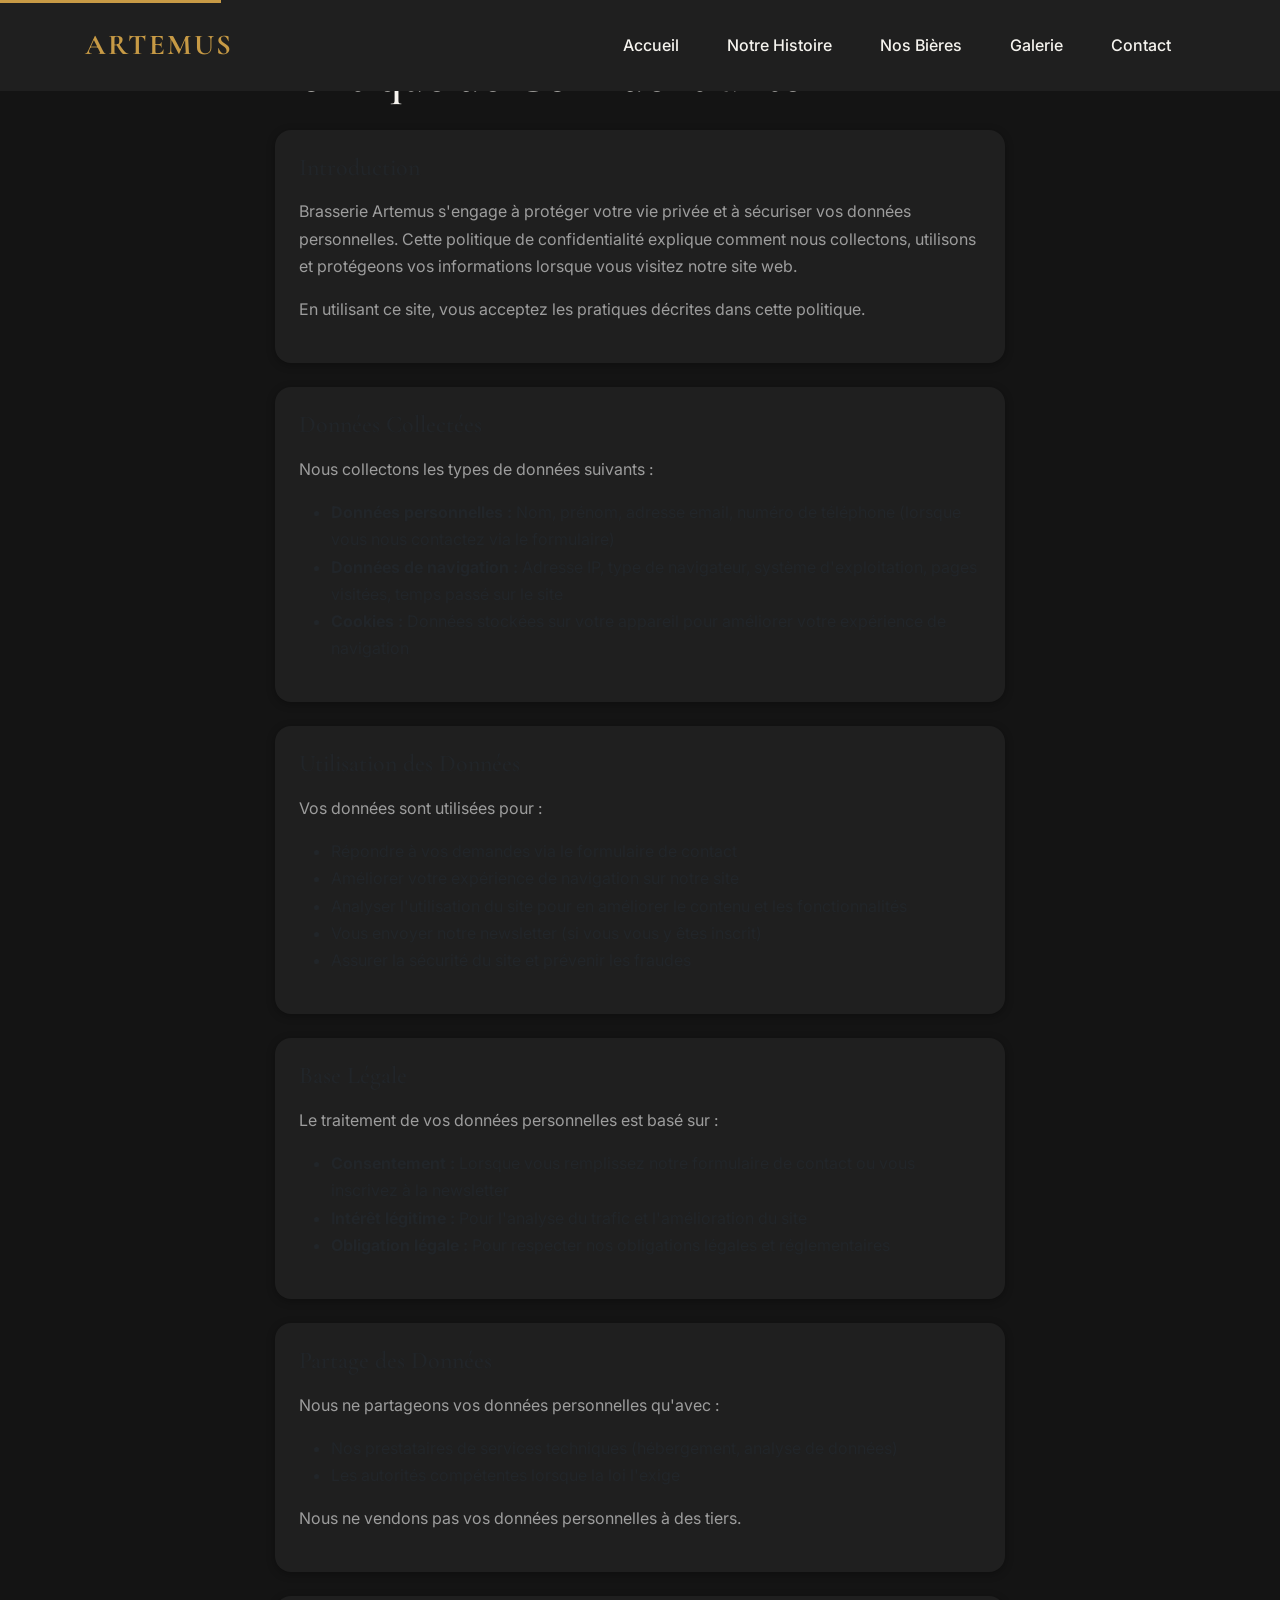
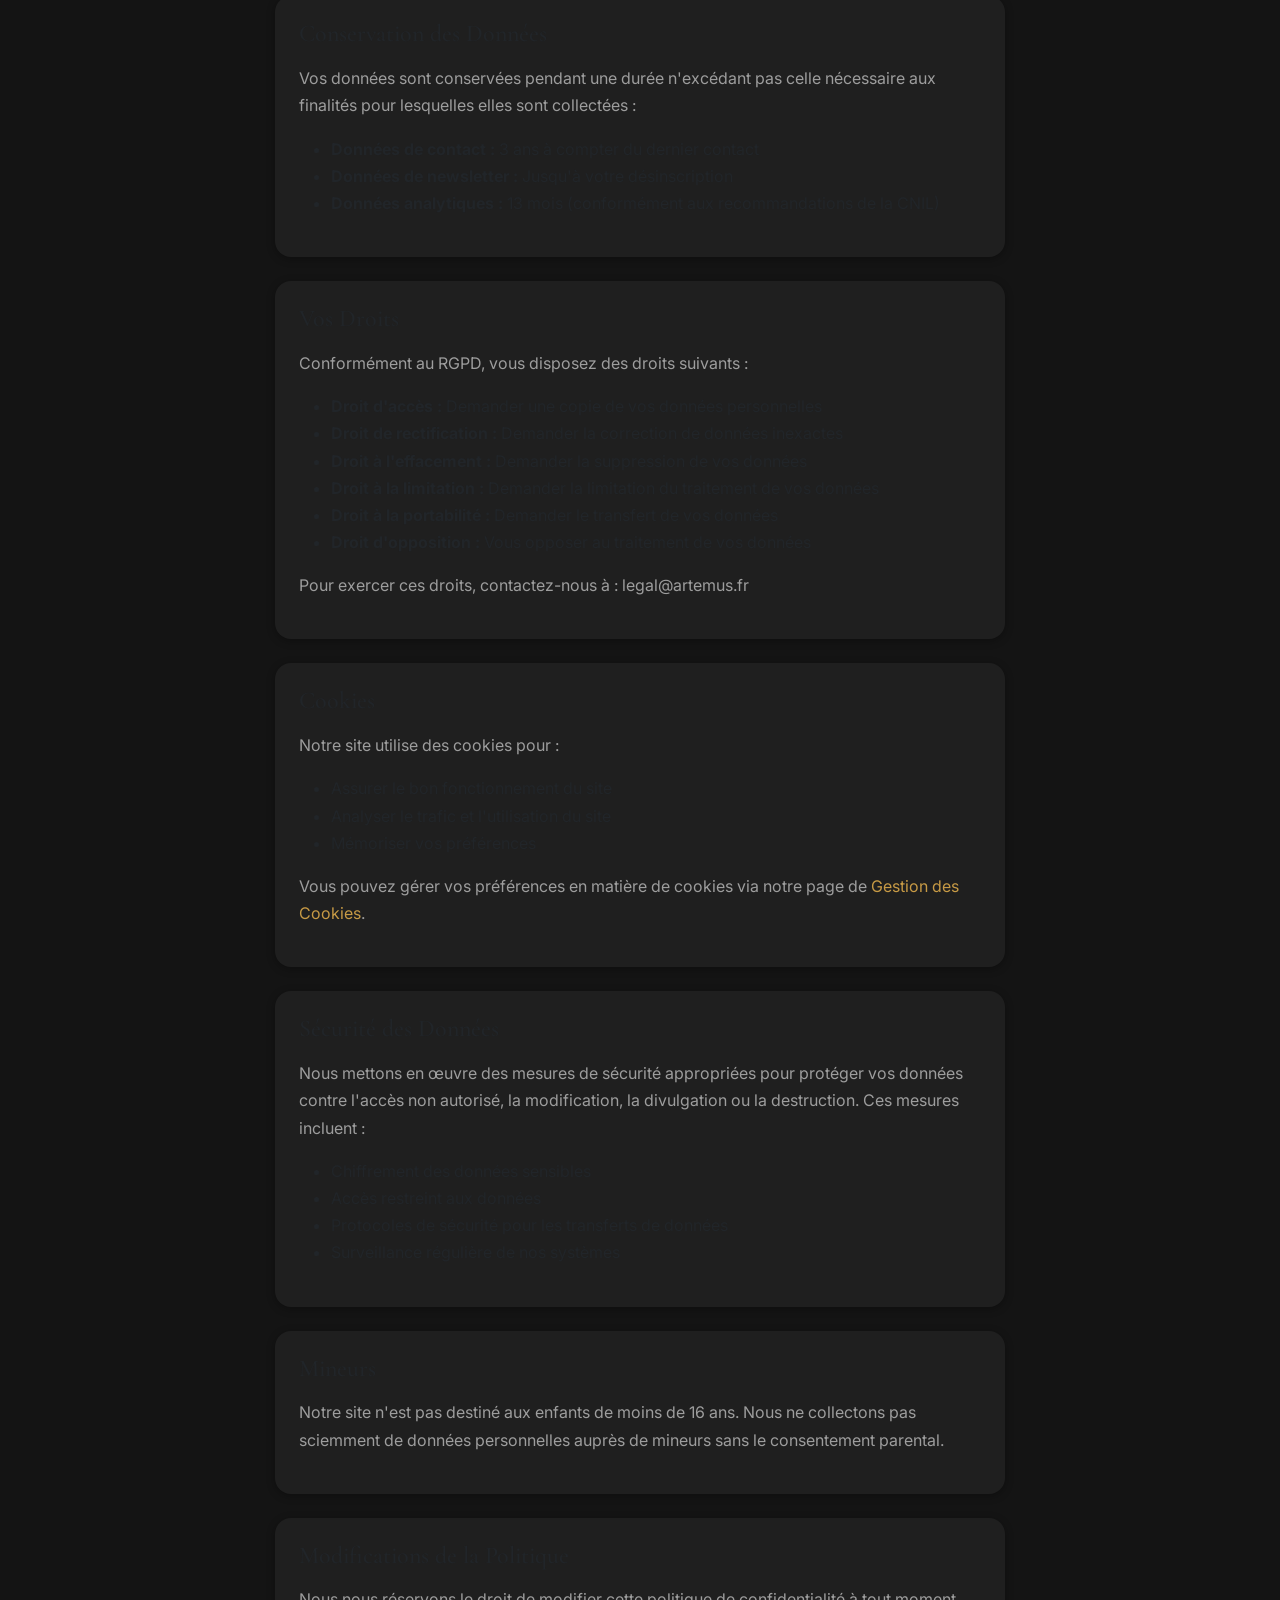
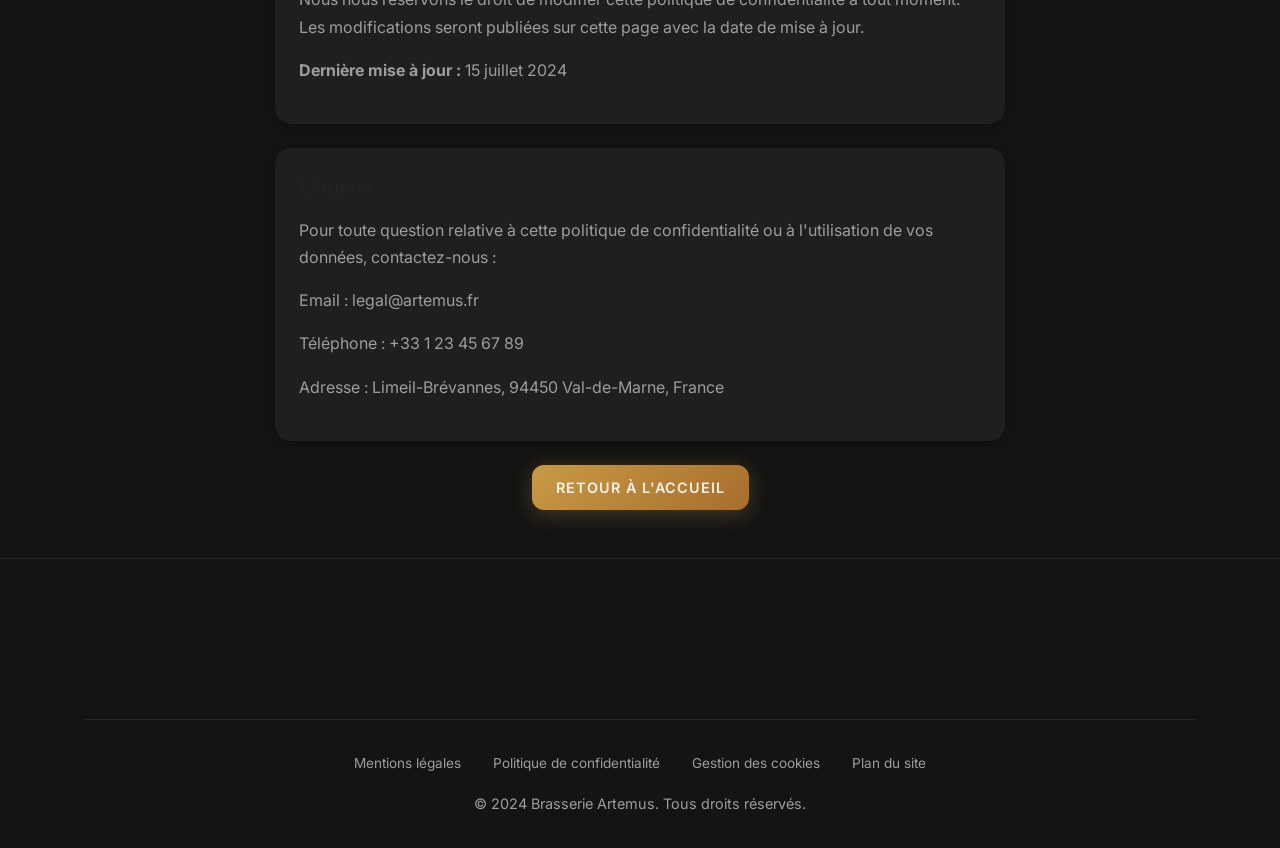
<file: pages/politique-confidentialite.html>
<!DOCTYPE html>
<html lang="fr">
<head>
    <meta charset="UTF-8">
    <meta name="viewport" content="width=device-width, initial-scale=1.0">
    <meta name="description" content="Politique de confidentialité de Brasserie Artemus. Comment nous collectons et utilisons vos données personnelles.">
    <meta name="robots" content="noindex, follow">
    
    <title>Politique de Confidentialité - Brasserie Artemus</title>
    
    <!-- Google Fonts -->
    <link rel="preconnect" href="https://fonts.googleapis.com">
    <link rel="preconnect" href="https://fonts.gstatic.com" crossorigin>
    <link href="https://fonts.googleapis.com/css2?family=Cormorant+Garamond:wght@400;500;600;700&family=Inter:wght@300;400;500;600&display=swap" rel="stylesheet">
    
    <!-- Bootstrap 5 CSS -->
    <link href="https://cdn.jsdelivr.net/npm/bootstrap@5.3.2/dist/css/bootstrap.min.css" rel="stylesheet">
    
    <!-- Bootstrap Icons -->
    <link rel="stylesheet" href="https://cdn.jsdelivr.net/npm/bootstrap-icons@1.11.1/font/bootstrap-icons.css">
    
    <!-- Custom CSS -->
    <link rel="stylesheet" href="../css/styles.css">
</head>
<body>
    <!-- Skip to content for accessibility -->
    <a href="#main-content" class="skip-link">Aller au contenu principal</a>
    
    <!-- Navigation -->
    <nav class="navbar navbar-expand-lg navbar-dark" style="background-color: var(--bg-secondary);">
        <div class="container">
            <a class="navbar-brand" href="../index.html">ARTEMUS</a>
            <button class="navbar-toggler" type="button" data-bs-toggle="collapse" data-bs-target="#navbarNav" aria-controls="navbarNav" aria-expanded="false" aria-label="Toggle navigation">
                <i class="bi bi-list fs-2"></i>
            </button>
            <div class="collapse navbar-collapse" id="navbarNav">
                <ul class="navbar-nav ms-auto">
                    <li class="nav-item">
                        <a class="nav-link" href="../index.html">Accueil</a>
                    </li>
                    <li class="nav-item">
                        <a class="nav-link" href="notre-histoire.html">Notre Histoire</a>
                    </li>
                    <li class="nav-item">
                        <a class="nav-link" href="nos-bieres.html">Nos Bières</a>
                    </li>
                    <li class="nav-item">
                        <a class="nav-link" href="galerie.html">Galerie</a>
                    </li>
                    <li class="nav-item">
                        <a class="nav-link" href="contact.html">Contact</a>
                    </li>
                </ul>
            </div>
        </div>
    </nav>
    
    <!-- Main Content -->
    <main id="main-content" class="py-5">
        <div class="container">
            <div class="row justify-content-center">
                <div class="col-lg-8">
                    <h1 class="section-title mb-4">Politique de Confidentialité</h1>
                    
                    <div class="card p-4 mb-4" style="background-color: var(--bg-secondary);">
                        <h2 class="h4 mb-3">Introduction</h2>
                        <p>Brasserie Artemus s'engage à protéger votre vie privée et à sécuriser vos données personnelles. Cette politique de confidentialité explique comment nous collectons, utilisons et protégeons vos informations lorsque vous visitez notre site web.</p>
                        <p>En utilisant ce site, vous acceptez les pratiques décrites dans cette politique.</p>
                    </div>
                    
                    <div class="card p-4 mb-4" style="background-color: var(--bg-secondary);">
                        <h2 class="h4 mb-3">Données Collectées</h2>
                        <p>Nous collectons les types de données suivants :</p>
                        <ul>
                            <li><strong>Données personnelles :</strong> Nom, prénom, adresse email, numéro de téléphone (lorsque vous nous contactez via le formulaire)</li>
                            <li><strong>Données de navigation :</strong> Adresse IP, type de navigateur, système d'exploitation, pages visitées, temps passé sur le site</li>
                            <li><strong>Cookies :</strong> Données stockées sur votre appareil pour améliorer votre expérience de navigation</li>
                        </ul>
                    </div>
                    
                    <div class="card p-4 mb-4" style="background-color: var(--bg-secondary);">
                        <h2 class="h4 mb-3">Utilisation des Données</h2>
                        <p>Vos données sont utilisées pour :</p>
                        <ul>
                            <li>Répondre à vos demandes via le formulaire de contact</li>
                            <li>Améliorer votre expérience de navigation sur notre site</li>
                            <li>Analyser l'utilisation du site pour en améliorer le contenu et les fonctionnalités</li>
                            <li>Vous envoyer notre newsletter (si vous vous y êtes inscrit)</li>
                            <li>Assurer la sécurité du site et prévenir les fraudes</li>
                        </ul>
                    </div>
                    
                    <div class="card p-4 mb-4" style="background-color: var(--bg-secondary);">
                        <h2 class="h4 mb-3">Base Légale</h2>
                        <p>Le traitement de vos données personnelles est basé sur :</p>
                        <ul>
                            <li><strong>Consentement :</strong> Lorsque vous remplissez notre formulaire de contact ou vous inscrivez à la newsletter</li>
                            <li><strong>Intérêt légitime :</strong> Pour l'analyse du trafic et l'amélioration du site</li>
                            <li><strong>Obligation légale :</strong> Pour respecter nos obligations légales et réglementaires</li>
                        </ul>
                    </div>
                    
                    <div class="card p-4 mb-4" style="background-color: var(--bg-secondary);">
                        <h2 class="h4 mb-3">Partage des Données</h2>
                        <p>Nous ne partageons vos données personnelles qu'avec :</p>
                        <ul>
                            <li>Nos prestataires de services techniques (hébergement, analyse de données)</li>
                            <li>Les autorités compétentes lorsque la loi l'exige</li>
                        </ul>
                        <p>Nous ne vendons pas vos données personnelles à des tiers.</p>
                    </div>
                    
                    <div class="card p-4 mb-4" style="background-color: var(--bg-secondary);">
                        <h2 class="h4 mb-3">Conservation des Données</h2>
                        <p>Vos données sont conservées pendant une durée n'excédant pas celle nécessaire aux finalités pour lesquelles elles sont collectées :</p>
                        <ul>
                            <li><strong>Données de contact :</strong> 3 ans à compter du dernier contact</li>
                            <li><strong>Données de newsletter :</strong> Jusqu'à votre désinscription</li>
                            <li><strong>Données analytiques :</strong> 13 mois (conformément aux recommandations de la CNIL)</li>
                        </ul>
                    </div>
                    
                    <div class="card p-4 mb-4" style="background-color: var(--bg-secondary);">
                        <h2 class="h4 mb-3">Vos Droits</h2>
                        <p>Conformément au RGPD, vous disposez des droits suivants :</p>
                        <ul>
                            <li><strong>Droit d'accès :</strong> Demander une copie de vos données personnelles</li>
                            <li><strong>Droit de rectification :</strong> Demander la correction de données inexactes</li>
                            <li><strong>Droit à l'effacement :</strong> Demander la suppression de vos données</li>
                            <li><strong>Droit à la limitation :</strong> Demander la limitation du traitement de vos données</li>
                            <li><strong>Droit à la portabilité :</strong> Demander le transfert de vos données</li>
                            <li><strong>Droit d'opposition :</strong> Vous opposer au traitement de vos données</li>
                        </ul>
                        <p>Pour exercer ces droits, contactez-nous à : legal@artemus.fr</p>
                    </div>
                    
                    <div class="card p-4 mb-4" style="background-color: var(--bg-secondary);">
                        <h2 class="h4 mb-3">Cookies</h2>
                        <p>Notre site utilise des cookies pour :</p>
                        <ul>
                            <li>Assurer le bon fonctionnement du site</li>
                            <li>Analyser le trafic et l'utilisation du site</li>
                            <li>Mémoriser vos préférences</li>
                        </ul>
                        <p>Vous pouvez gérer vos préférences en matière de cookies via notre page de <a href="gestion-cookies.html">Gestion des Cookies</a>.</p>
                    </div>
                    
                    <div class="card p-4 mb-4" style="background-color: var(--bg-secondary);">
                        <h2 class="h4 mb-3">Sécurité des Données</h2>
                        <p>Nous mettons en œuvre des mesures de sécurité appropriées pour protéger vos données contre l'accès non autorisé, la modification, la divulgation ou la destruction. Ces mesures incluent :</p>
                        <ul>
                            <li>Chiffrement des données sensibles</li>
                            <li>Accès restreint aux données</li>
                            <li>Protocoles de sécurité pour les transferts de données</li>
                            <li>Surveillance régulière de nos systèmes</li>
                        </ul>
                    </div>
                    
                    <div class="card p-4 mb-4" style="background-color: var(--bg-secondary);">
                        <h2 class="h4 mb-3">Mineurs</h2>
                        <p>Notre site n'est pas destiné aux enfants de moins de 16 ans. Nous ne collectons pas sciemment de données personnelles auprès de mineurs sans le consentement parental.</p>
                    </div>
                    
                    <div class="card p-4 mb-4" style="background-color: var(--bg-secondary);">
                        <h2 class="h4 mb-3">Modifications de la Politique</h2>
                        <p>Nous nous réservons le droit de modifier cette politique de confidentialité à tout moment. Les modifications seront publiées sur cette page avec la date de mise à jour.</p>
                        <p><strong>Dernière mise à jour :</strong> 15 juillet 2024</p>
                    </div>
                    
                    <div class="card p-4 mb-4" style="background-color: var(--bg-secondary);">
                        <h2 class="h4 mb-3">Contact</h2>
                        <p>Pour toute question relative à cette politique de confidentialité ou à l'utilisation de vos données, contactez-nous :</p>
                        <p>Email : legal@artemus.fr</p>
                        <p>Téléphone : +33 1 23 45 67 89</p>
                        <p>Adresse : Limeil-Brévannes, 94450 Val-de-Marne, France</p>
                    </div>
                    
                    <div class="text-center mt-4">
                        <a href="../index.html" class="btn btn-primary">Retour à l'Accueil</a>
                    </div>
                </div>
            </div>
        </div>
    </main>
    
    <!-- Footer -->
    <footer class="footer">
        <div class="container">
            <div class="footer-bottom">
                <div class="footer-legal-links">
                    <a href="mentions-legales.html">Mentions légales</a>
                    <a href="politique-confidentialite.html">Politique de confidentialité</a>
                    <a href="gestion-cookies.html">Gestion des cookies</a>
                    <a href="plan-site.html">Plan du site</a>
                </div>
                <p>&copy; 2024 Brasserie Artemus. Tous droits réservés.</p>
            </div>
        </div>
    </footer>
    
    <!-- Bootstrap 5 JS -->
    <script src="https://cdn.jsdelivr.net/npm/bootstrap@5.3.2/dist/js/bootstrap.bundle.min.js"></script>
</body>
</html>
</file>
<file: css/styles.css>
/* ===================================
   BRASSERIE ARTEMUS - MAIN STYLES
   =================================== */

/* ===================================
   CSS VARIABLES
   =================================== */
:root {
    /* Colors */
    --bg-primary: #141414;
    --bg-secondary: #1F1F1F;
    --bg-tertiary: #2A2A2A;
    --accent-gold: #C79A45;
    --accent-copper: #A86E2D;
    --accent-olive: #4A5D3E;
    --text-primary: #F5F3EE;
    --text-muted: #9D9D9D;
    --text-dark: #1A1A1A;
    
    /* Typography */
    --font-heading: 'Cormorant Garamond', serif;
    --font-body: 'Inter', sans-serif;
    
    /* Spacing */
    --spacing-xs: 0.5rem;
    --spacing-sm: 1rem;
    --spacing-md: 2rem;
    --spacing-lg: 4rem;
    --spacing-xl: 6rem;
    
    /* Border Radius */
    --radius-sm: 8px;
    --radius-md: 12px;
    --radius-lg: 16px;
    
    /* Transitions */
    --transition-fast: 0.2s ease;
    --transition-normal: 0.3s ease;
    --transition-slow: 0.5s ease;
    
    /* Shadows */
    --shadow-sm: 0 2px 8px rgba(0, 0, 0, 0.3);
    --shadow-md: 0 4px 16px rgba(0, 0, 0, 0.4);
    --shadow-lg: 0 8px 32px rgba(0, 0, 0, 0.5);
    --shadow-gold: 0 4px 20px rgba(199, 154, 69, 0.3);
}

/* ===================================
   BASE STYLES
   =================================== */

/* Video Styles */
.video-wrapper {
    position: relative;
    background: var(--bg-tertiary);
    aspect-ratio: 16 / 9;
}

.video-wrapper video {
    width: 100%;
    height: 100%;
    object-fit: cover;
}
* {
    margin: 0;
    padding: 0;
    box-sizing: border-box;
}

html {
    scroll-behavior: smooth;
}

body {
    font-family: var(--font-body);
    background-color: var(--bg-primary);
    color: var(--text-primary);
    line-height: 1.7;
    font-size: 16px;
    overflow-x: hidden;
    width: 100%;
    max-width: 100vw;
}

/* ===================================
   TYPOGRAPHY
   =================================== */
h1, h2, h3, h4, h5, h6 {
    font-family: var(--font-heading);
    font-weight: 600;
    line-height: 1.2;
    color: var(--text-primary);
}

h1 {
    font-size: clamp(2.5rem, 5vw, 4.5rem);
    margin-bottom: var(--spacing-sm);
}

h2 {
    font-size: clamp(2rem, 4vw, 3.5rem);
    margin-bottom: var(--spacing-md);
}

h3 {
    font-size: clamp(1.5rem, 3vw, 2.5rem);
    margin-bottom: var(--spacing-sm);
}

h4 {
    font-size: clamp(1.25rem, 2.5vw, 2rem);
    margin-bottom: var(--spacing-xs);
}

p {
    margin-bottom: var(--spacing-sm);
    color: var(--text-muted);
}

a {
    color: var(--accent-gold);
    text-decoration: none;
    transition: color var(--transition-normal);
}

a:hover {
    color: var(--accent-copper);
}

/* ===================================
   NAVIGATION
   =================================== */
.navbar {
    position: fixed;
    top: 0;
    left: 0;
    right: 0;
    z-index: 1000;
    padding: var(--spacing-sm) var(--spacing-md);
    transition: background-color var(--transition-normal), 
                padding var(--transition-normal),
                box-shadow var(--transition-normal);
}

.navbar-transparent {
    background-color: transparent;
}

.navbar-scrolled {
    background-color: rgba(20, 20, 20, 0.95);
    backdrop-filter: blur(10px);
    padding: var(--spacing-xs) var(--spacing-md);
    box-shadow: var(--shadow-md);
}

.navbar-brand {
    font-family: var(--font-heading);
    font-size: 1.8rem;
    font-weight: 700;
    color: var(--accent-gold) !important;
    letter-spacing: 2px;
}

.navbar-brand:hover {
    color: var(--accent-copper) !important;
}

.navbar-nav .nav-link {
    font-family: var(--font-body);
    font-size: 1rem;
    font-weight: 500;
    color: var(--text-primary) !important;
    padding: var(--spacing-xs) var(--spacing-sm) !important;
    margin: 0 var(--spacing-xs);
    position: relative;
    transition: color var(--transition-normal);
}

.navbar-nav .nav-link::after {
    content: '';
    position: absolute;
    bottom: 0;
    left: 50%;
    width: 0;
    height: 2px;
    background-color: var(--accent-gold);
    transition: width var(--transition-normal), 
                left var(--transition-normal);
}

.navbar-nav .nav-link:hover::after,
.navbar-nav .nav-link.active::after {
    width: 100%;
    left: 0;
}

.navbar-nav .nav-link:hover,
.navbar-nav .nav-link.active {
    color: var(--accent-gold) !important;
}

.navbar-toggler {
    border: none;
    padding: var(--spacing-xs);
    color: var(--accent-gold);
}

.navbar-toggler:focus {
    box-shadow: none;
    outline: none;
}

/* Mobile Menu */
.navbar-collapse {
    background-color: var(--bg-secondary);
    border-radius: var(--radius-md);
    padding: var(--spacing-md);
    margin-top: var(--spacing-sm);
}

@media (min-width: 992px) {
    .navbar-collapse {
        background-color: transparent;
        border-radius: 0;
        padding: 0;
        margin-top: 0;
    }
}

/* ===================================
   HERO SECTION
   =================================== */
.hero {
    position: relative;
    min-height: 100vh;
    display: flex;
    align-items: center;
    justify-content: center;
    overflow: hidden;
    background-size: cover;
    background-position: center;
    background-attachment: fixed;
}

.hero-overlay {
    position: absolute;
    top: 0;
    left: 0;
    right: 0;
    bottom: 0;
    background: linear-gradient(135deg, 
                rgba(20, 20, 20, 0.85) 0%, 
                rgba(20, 20, 20, 0.7) 50%,
                rgba(20, 20, 20, 0.85) 100%);
    z-index: 1;
}

.hero-content {
    position: relative;
    z-index: 2;
    text-align: center;
    padding: var(--spacing-lg);
    max-width: 900px;
}

.hero-title {
    font-family: var(--font-heading);
    font-size: clamp(2.5rem, 6vw, 5rem);
    font-weight: 700;
    color: var(--text-primary);
    margin-bottom: var(--spacing-sm);
    text-shadow: 2px 2px 8px rgba(0, 0, 0, 0.5);
}

.hero-subtitle {
    font-size: clamp(1rem, 2vw, 1.3rem);
    color: var(--accent-gold);
    margin-bottom: var(--spacing-md);
    letter-spacing: 3px;
    text-transform: uppercase;
}

.hero-breadcrumb {
    font-size: 0.9rem;
    color: var(--text-muted);
    margin-bottom: var(--spacing-md);
}

.hero-breadcrumb a {
    color: var(--text-muted);
}

.hero-breadcrumb a:hover {
    color: var(--accent-gold);
}

/* Scroll Indicator */
.scroll-indicator {
    position: absolute;
    bottom: var(--spacing-lg);
    left: 50%;
    transform: translateX(-50%);
    z-index: 2;
    animation: bounce 2s infinite;
}

.scroll-indicator svg {
    width: 30px;
    height: 30px;
    color: var(--accent-gold);
}

@keyframes bounce {
    0%, 20%, 50%, 80%, 100% {
        transform: translateX(-50%) translateY(0);
    }
    40% {
        transform: translateX(-50%) translateY(-10px);
    }
    60% {
        transform: translateX(-50%) translateY(-5px);
    }
}

/* ===================================
   SECTIONS
   =================================== */
section {
    padding: var(--spacing-xl) var(--spacing-md);
}

.section-dark {
    background-color: var(--bg-primary);
}

.section-secondary {
    background-color: var(--bg-secondary);
}

.section-tertiary {
    background-color: var(--bg-tertiary);
}

.section-header {
    text-align: center;
    margin-bottom: var(--spacing-lg);
}

.section-title {
    font-family: var(--font-heading);
    font-size: clamp(2rem, 4vw, 3rem);
    color: var(--text-primary);
    margin-bottom: var(--spacing-sm);
}

.section-subtitle {
    font-size: 1rem;
    color: var(--accent-gold);
    text-transform: uppercase;
    letter-spacing: 3px;
    margin-bottom: var(--spacing-sm);
}

.section-divider {
    width: 80px;
    height: 3px;
    background: linear-gradient(90deg, var(--accent-gold), var(--accent-copper));
    margin: var(--spacing-md) auto;
    border-radius: 2px;
}

/* ===================================
   BUTTONS
   =================================== */
.btn {
    font-family: var(--font-body);
    font-weight: 600;
    padding: 12px 32px;
    border-radius: var(--radius-md);
    border: none;
    cursor: pointer;
    transition: all var(--transition-normal);
    text-transform: uppercase;
    letter-spacing: 1px;
    font-size: 0.9rem;
}

.btn-primary {
    background: linear-gradient(135deg, var(--accent-gold), var(--accent-copper));
    color: var(--text-primary);
    box-shadow: var(--shadow-gold);
}

.btn-primary:hover {
    transform: translateY(-3px);
    box-shadow: 0 6px 25px rgba(199, 154, 69, 0.5);
    color: var(--text-primary);
}

.btn-secondary {
    background-color: transparent;
    border: 2px solid var(--accent-gold);
    color: var(--accent-gold);
}

.btn-secondary:hover {
    background-color: var(--accent-gold);
    color: var(--text-primary);
    transform: translateY(-3px);
}

.btn-outline {
    background-color: transparent;
    border: 2px solid var(--text-primary);
    color: var(--text-primary);
}

.btn-outline:hover {
    background-color: var(--text-primary);
    color: var(--bg-primary);
}

/* ===================================
   CARDS
   =================================== */
.card {
    background-color: var(--bg-secondary);
    border: none;
    border-radius: var(--radius-lg);
    overflow: hidden;
    transition: all var(--transition-normal);
    box-shadow: var(--shadow-sm);
}

.card:hover {
    transform: translateY(-10px);
    box-shadow: var(--shadow-lg);
}

.card-img-wrapper {
    position: relative;
    overflow: hidden;
    height: 250px;
}

.card-img-top {
    width: 100%;
    height: 100%;
    object-fit: cover;
    transition: transform var(--transition-slow);
}

.card:hover .card-img-top {
    transform: scale(1.1);
}

.card-body {
    padding: var(--spacing-md);
}

.card-title {
    font-family: var(--font-heading);
    font-size: 1.5rem;
    color: var(--text-primary);
    margin-bottom: var(--spacing-xs);
}

.card-text {
    color: var(--text-muted);
    font-size: 0.95rem;
}

.card-overlay {
    position: absolute;
    top: 0;
    left: 0;
    right: 0;
    bottom: 0;
    background: linear-gradient(to top, 
                rgba(20, 20, 20, 0.8) 0%, 
                transparent 50%);
    opacity: 0;
    transition: opacity var(--transition-normal);
}

.card:hover .card-overlay {
    opacity: 1;
}

/* ===================================
   BEER CARDS
   =================================== */
.beer-card {
    background-color: var(--bg-secondary);
    border-radius: var(--radius-lg);
    overflow: hidden;
    transition: all var(--transition-normal);
    box-shadow: var(--shadow-sm);
    position: relative;
}

.beer-card:hover {
    transform: translateY(-10px) scale(1.02);
    box-shadow: var(--shadow-gold);
}

.beer-card-image {
    position: relative;
    height: 200px;
    overflow: hidden;
}

.beer-card-image img {
    width: 100%;
    height: 100%;
    object-fit: cover;
    transition: transform var(--transition-slow);
}

.beer-card:hover .beer-card-image img {
    transform: scale(1.1);
}

.beer-card-content {
    padding: var(--spacing-sm);
}

.beer-name {
    font-family: var(--font-heading);
    font-size: 1.4rem;
    color: var(--text-primary);
    margin-bottom: 4px;
}

.beer-style {
    color: var(--accent-gold);
    font-size: 0.8rem;
    text-transform: uppercase;
    letter-spacing: 1px;
    margin-bottom: var(--spacing-xs);
}

.beer-stats {
    display: flex;
    gap: var(--spacing-sm);
    margin-bottom: var(--spacing-xs);
}

.beer-stat {
    text-align: center;
}

.beer-stat-value {
    font-family: var(--font-heading);
    font-size: 1.1rem;
    color: var(--accent-copper);
}

.beer-stat-label {
    font-size: 0.75rem;
    color: var(--text-muted);
    text-transform: uppercase;
}

.beer-description {
    color: var(--text-muted);
    font-size: 0.85rem;
    margin-bottom: var(--spacing-xs);
}

.beer-flavor-profile {
    display: flex;
    flex-wrap: wrap;
    gap: 4px;
    margin-bottom: var(--spacing-xs);
}

.flavor-tag {
    background-color: var(--bg-tertiary);
    color: var(--text-muted);
    padding: 2px 8px;
    border-radius: 20px;
    font-size: 0.75rem;
    transition: all var(--transition-fast);
}

.flavor-tag:hover {
    background-color: var(--accent-gold);
    color: var(--text-primary);
}

/* ===================================
   TIMELINE
   =================================== */
.timeline {
    position: relative;
    padding: var(--spacing-md) 0;
}

.timeline::before {
    content: '';
    position: absolute;
    left: 50%;
    transform: translateX(-50%);
    width: 2px;
    height: 100%;
    background: linear-gradient(to bottom, 
                var(--accent-gold), 
                var(--accent-copper));
}

.timeline-item {
    position: relative;
    margin-bottom: var(--spacing-lg);
    width: 50%;
    padding: 0 var(--spacing-md);
}

.timeline-item:nth-child(odd) {
    left: 0;
    text-align: right;
}

.timeline-item:nth-child(even) {
    left: 50%;
    text-align: left;
}

.timeline-dot {
    position: absolute;
    width: 20px;
    height: 20px;
    background-color: var(--accent-gold);
    border-radius: 50%;
    top: 0;
    box-shadow: 0 0 0 4px var(--bg-primary), 
                0 0 0 6px var(--accent-copper);
}

.timeline-item:nth-child(odd) .timeline-dot {
    right: -10px;
}

.timeline-item:nth-child(even) .timeline-dot {
    left: -10px;
}

.timeline-year {
    font-family: var(--font-heading);
    font-size: 2rem;
    color: var(--accent-gold);
    margin-bottom: var(--spacing-xs);
}

.timeline-content {
    background-color: var(--bg-secondary);
    padding: var(--spacing-md);
    border-radius: var(--radius-md);
    box-shadow: var(--shadow-sm);
}

/* ===================================
   GALLERY
   =================================== */
.gallery-grid {
    display: grid;
    grid-template-columns: repeat(auto-fill, minmax(300px, 1fr));
    gap: var(--spacing-md);
}

.gallery-item {
    position: relative;
    overflow: hidden;
    border-radius: var(--radius-md);
    cursor: pointer;
    aspect-ratio: 1;
}

.gallery-item img {
    width: 100%;
    height: 100%;
    object-fit: cover;
    transition: transform var(--transition-slow);
}

.gallery-item:hover img {
    transform: scale(1.1);
}

.gallery-overlay {
    position: absolute;
    top: 0;
    left: 0;
    right: 0;
    bottom: 0;
    background: linear-gradient(to top, 
                rgba(20, 20, 20, 0.9) 0%, 
                transparent 60%);
    opacity: 0;
    transition: opacity var(--transition-normal);
    display: flex;
    align-items: flex-end;
    padding: var(--spacing-md);
}

.gallery-item:hover .gallery-overlay {
    opacity: 1;
}

.gallery-title {
    font-family: var(--font-heading);
    font-size: 1.3rem;
    color: var(--text-primary);
}

/* ===================================
   FORMS
   =================================== */
.form-control {
    background-color: var(--bg-tertiary);
    border: 1px solid var(--bg-tertiary);
    border-radius: var(--radius-md);
    padding: 14px 20px;
    color: var(--text-primary);
    font-size: 1rem;
    transition: all var(--transition-normal);
}

.form-control:focus {
    background-color: var(--bg-secondary);
    border-color: var(--accent-gold);
    box-shadow: 0 0 0 3px rgba(199, 154, 69, 0.2);
    color: var(--text-primary);
}

.form-control::placeholder {
    color: var(--text-muted);
}

.form-label {
    color: var(--text-primary);
    font-weight: 500;
    margin-bottom: var(--spacing-xs);
}

.form-floating label {
    color: var(--text-muted);
}

.form-floating > .form-control:focus ~ label,
.form-floating > .form-control:not(:placeholder-shown) ~ label {
    color: var(--accent-gold);
}

/* ===================================
   FOOTER
   =================================== */
.footer {
    background-color: var(--bg-primary);
    padding: var(--spacing-xl) var(--spacing-md) var(--spacing-md);
    border-top: 1px solid var(--bg-tertiary);
}

.footer-section {
    margin-bottom: var(--spacing-lg);
}

.footer-title {
    font-family: var(--font-heading);
    font-size: 1.5rem;
    color: var(--accent-gold);
    margin-bottom: var(--spacing-md);
}

.footer-links {
    list-style: none;
}

.footer-links li {
    margin-bottom: var(--spacing-xs);
}

.footer-links a {
    color: var(--text-muted);
    transition: color var(--transition-normal);
}

.footer-links a:hover {
    color: var(--accent-gold);
    padding-left: 5px;
}

.footer-contact-item {
    display: flex;
    align-items: center;
    gap: var(--spacing-sm);
    margin-bottom: var(--spacing-sm);
    color: var(--text-muted);
}

.footer-contact-item svg {
    width: 20px;
    height: 20px;
    color: var(--accent-gold);
}

.footer-bottom {
    border-top: 1px solid var(--bg-tertiary);
    padding-top: var(--spacing-md);
    margin-top: var(--spacing-lg);
    text-align: center;
}

.footer-bottom p {
    font-size: 0.9rem;
    color: var(--text-muted);
    margin-bottom: 0;
}

.footer-legal-links {
    display: flex;
    justify-content: center;
    gap: var(--spacing-md);
    flex-wrap: wrap;
    margin-bottom: var(--spacing-sm);
}

.footer-legal-links a {
    color: var(--text-muted);
    font-size: 0.85rem;
}

.footer-legal-links a:hover {
    color: var(--accent-gold);
}

/* ===================================
   COOKIE CONSENT
   =================================== */
.cookie-consent {
    position: fixed;
    bottom: 0;
    left: 0;
    right: 0;
    background-color: var(--bg-secondary);
    padding: var(--spacing-md);
    box-shadow: 0 -4px 20px rgba(0, 0, 0, 0.3);
    z-index: 9999;
    display: none;
}

.cookie-consent.show {
    display: block;
}

.cookie-consent-content {
    max-width: 1200px;
    margin: 0 auto;
    display: flex;
    align-items: center;
    justify-content: space-between;
    gap: var(--spacing-md);
    flex-wrap: wrap;
}

.cookie-consent-text {
    flex: 1;
    min-width: 300px;
}

.cookie-consent-text p {
    margin-bottom: 0;
    font-size: 0.95rem;
}

.cookie-consent-buttons {
    display: flex;
    gap: var(--spacing-sm);
}

/* ===================================
   SCROLL TO TOP
   =================================== */
.scroll-to-top {
    position: fixed;
    bottom: var(--spacing-md);
    right: var(--spacing-md);
    width: 50px;
    height: 50px;
    background-color: var(--accent-gold);
    border: none;
    border-radius: 50%;
    color: var(--text-primary);
    cursor: pointer;
    opacity: 0;
    visibility: hidden;
    transition: all var(--transition-normal);
    z-index: 999;
    display: flex;
    align-items: center;
    justify-content: center;
    box-shadow: var(--shadow-gold);
}

.scroll-to-top.show {
    opacity: 1;
    visibility: visible;
}

.scroll-to-top:hover {
    background-color: var(--accent-copper);
    transform: translateY(-5px);
}

/* ===================================
   STATISTICS
   =================================== */
.stats-section {
    background: linear-gradient(135deg, 
                var(--bg-secondary) 0%, 
                var(--bg-tertiary) 100%);
}

.stat-item {
    text-align: center;
    padding: var(--spacing-md);
}

.stat-number {
    font-family: var(--font-heading);
    font-size: clamp(2.5rem, 5vw, 4rem);
    color: var(--accent-gold);
    margin-bottom: var(--spacing-xs);
}

.stat-label {
    font-size: 1rem;
    color: var(--text-muted);
    text-transform: uppercase;
    letter-spacing: 2px;
}

/* ===================================
   FAQ
   =================================== */
.accordion {
    background-color: var(--bg-secondary);
    border-radius: var(--radius-md);
    overflow: hidden;
}

.accordion-item {
    border-bottom: 1px solid var(--bg-tertiary);
}

.accordion-item:last-child {
    border-bottom: none;
}

.accordion-button {
    background-color: var(--bg-secondary);
    color: var(--text-primary);
    font-weight: 600;
    padding: var(--spacing-md);
    border: none;
}

.accordion-button:not(.collapsed) {
    background-color: var(--bg-tertiary);
    color: var(--accent-gold);
    box-shadow: none;
}

.accordion-button:focus {
    box-shadow: none;
    border-color: var(--accent-gold);
}

.accordion-body {
    background-color: var(--bg-secondary);
    color: var(--text-muted);
    padding: var(--spacing-md);
}

/* ===================================
   SOCIAL ICONS
   =================================== */
.social-icons {
    display: flex;
    gap: var(--spacing-sm);
}

.social-icon {
    width: 45px;
    height: 45px;
    background-color: var(--bg-tertiary);
    border-radius: 50%;
    display: flex;
    align-items: center;
    justify-content: center;
    color: var(--text-muted);
    transition: all var(--transition-normal);
}

.social-icon:hover {
    background-color: var(--accent-gold);
    color: var(--text-primary);
    transform: translateY(-3px);
}

.social-icon svg {
    width: 20px;
    height: 20px;
}

/* ===================================
   RESPONSIVE STYLES - MOBILE FIRST
   =================================== */

/* Base container sizing */
.container {
    width: 100%;
    max-width: 1200px;
    margin: 0 auto;
    padding: 0 15px;
}

.row {
    margin: 0 -15px;
}

.col, .col-1, .col-2, .col-3, .col-4, .col-5, .col-6, 
.col-7, .col-8, .col-9, .col-10, .col-11, .col-12,
.col-auto, .col-lg-1, .col-lg-2, .col-lg-3, .col-lg-4, 
.col-lg-5, .col-lg-6, .col-lg-7, .col-lg-8, .col-lg-9, 
.col-lg-10, .col-lg-11, .col-lg-12, .col-md-1, .col-md-2, 
.col-md-3, .col-md-4, .col-md-5, .col-md-6, .col-md-7, 
.col-md-8, .col-md-9, .col-md-10, .col-md-11, .col-md-12 {
    padding: 0 15px;
}

/* Mobile styles (default) */
section {
    padding: 40px 15px;
}

.hero {
    min-height: 60vh;
    background-attachment: scroll;
}

.hero-title {
    font-size: 2rem;
}

.hero-subtitle {
    font-size: 1rem;
}

.hero-content {
    padding: 20px 15px;
}

.navbar-brand img {
    height: 40px;
}

.navbar-collapse {
    background-color: var(--bg-secondary);
    padding: 15px;
    margin-top: 10px;
}

.nav-link {
    padding: 10px 0;
    display: block;
}

.beer-card {
    margin-bottom: 20px;
}

.beer-card-image {
    height: 200px;
}

.beer-card-content {
    padding: 15px;
}

.beer-name {
    font-size: 1.3rem;
}

.beer-style {
    font-size: 0.85rem;
}

.beer-stats {
    flex-direction: column;
    gap: 10px;
}

.gallery-masonry {
    grid-template-columns: 1fr;
}

.video-wrapper {
    aspect-ratio: 16 / 9;
}

.card {
    margin-bottom: 20px;
}

.footer {
    text-align: center;
}

.footer-links {
    justify-content: center;
}

.social-icons {
    justify-content: center;
}

.btn {
    min-height: 44px;
    display: inline-flex;
    align-items: center;
    justify-content: center;
    padding: 12px 24px;
}

.form-control {
    font-size: 16px;
}

/* Tablet styles */
@media (min-width: 576px) {
    .container {
        max-width: 540px;
    }
    
    section {
        padding: 50px 15px;
    }
    
    .hero {
        min-height: 70vh;
    }
    
    .hero-title {
        font-size: 2.5rem;
    }
    
    .hero-subtitle {
        font-size: 1.1rem;
    }
    
    .gallery-masonry {
        grid-template-columns: repeat(2, 1fr);
    }
    
    .beer-card-image {
        height: 220px;
    }
}

@media (min-width: 768px) {
    .container {
        max-width: 720px;
    }
    
    section {
        padding: 60px 15px;
    }
    
    .hero {
        min-height: 80vh;
    }
    
    .hero-title {
        font-size: 3rem;
    }
    
    .hero-subtitle {
        font-size: 1.2rem;
    }
    
    .navbar-brand img {
        height: 50px;
    }
    
    .navbar-collapse {
        background-color: transparent;
        padding: 0;
        margin-top: 0;
    }
    
    .nav-link {
        padding: 10px 15px;
        display: inline-block;
    }
    
    .beer-stats {
        flex-direction: row;
        gap: 20px;
    }
    
    .footer {
        text-align: left;
    }
    
    .footer-links {
        justify-content: flex-start;
    }
    
    .social-icons {
        justify-content: flex-start;
    }
    
    .timeline::before {
        left: 50%;
    }
    
    .timeline-item {
        width: 50%;
    }
    
    .timeline-item:nth-child(odd) {
        left: 0;
        text-align: right;
        padding-right: var(--spacing-lg);
    }
    
    .timeline-item:nth-child(even) {
        left: 50%;
        text-align: left;
        padding-left: var(--spacing-lg);
    }
    
    .timeline-dot {
        right: -10px;
    }
    
    .timeline-item:nth-child(even) .timeline-dot {
        left: -10px;
        right: auto;
    }
}

@media (min-width: 992px) {
    .container {
        max-width: 960px;
    }
    
    section {
        padding: 80px 15px;
    }
    
    .hero {
        min-height: 100vh;
        background-attachment: fixed;
    }
    
    .hero-title {
        font-size: 4rem;
    }
    
    .hero-subtitle {
        font-size: 1.3rem;
    }
    
    .gallery-masonry {
        grid-template-columns: repeat(3, 1fr);
    }
    
    .beer-card-index {
        margin-bottom: 0;
    }
}

@media (min-width: 1200px) {
    .container {
        max-width: 1140px;
    }
}

@media (min-width: 1400px) {
    .container {
        max-width: 1320px;
    }
}

/* ===================================
   ACCESSIBILITY
   =================================== */
.sr-only {
    position: absolute;
    width: 1px;
    height: 1px;
    padding: 0;
    margin: -1px;
    overflow: hidden;
    clip: rect(0, 0, 0, 0);
    white-space: nowrap;
    border: 0;
}

:focus-visible {
    outline: 2px solid var(--accent-gold);
    outline-offset: 2px;
}

/* Skip to content link */
.skip-link {
    position: absolute;
    top: -40px;
    left: 0;
    background: var(--accent-gold);
    color: var(--bg-primary);
    padding: 8px 16px;
    z-index: 10000;
    transition: top var(--transition-fast);
}

.skip-link:focus {
    top: 0;
}

/* ===================================
   LOADING ANIMATION
   =================================== */
.loading-overlay {
    position: fixed;
    top: 0;
    left: 0;
    right: 0;
    bottom: 0;
    background-color: var(--bg-primary);
    display: flex;
    align-items: center;
    justify-content: center;
    z-index: 10000;
    transition: opacity var(--transition-slow), 
                visibility var(--transition-slow);
}

.loading-overlay.hidden {
    opacity: 0;
    visibility: hidden;
}

.loading-spinner {
    width: 50px;
    height: 50px;
    border: 3px solid var(--bg-tertiary);
    border-top-color: var(--accent-gold);
    border-radius: 50%;
    animation: spin 1s linear infinite;
}

@keyframes spin {
    to {
        transform: rotate(360deg);
    }
}
</file>
